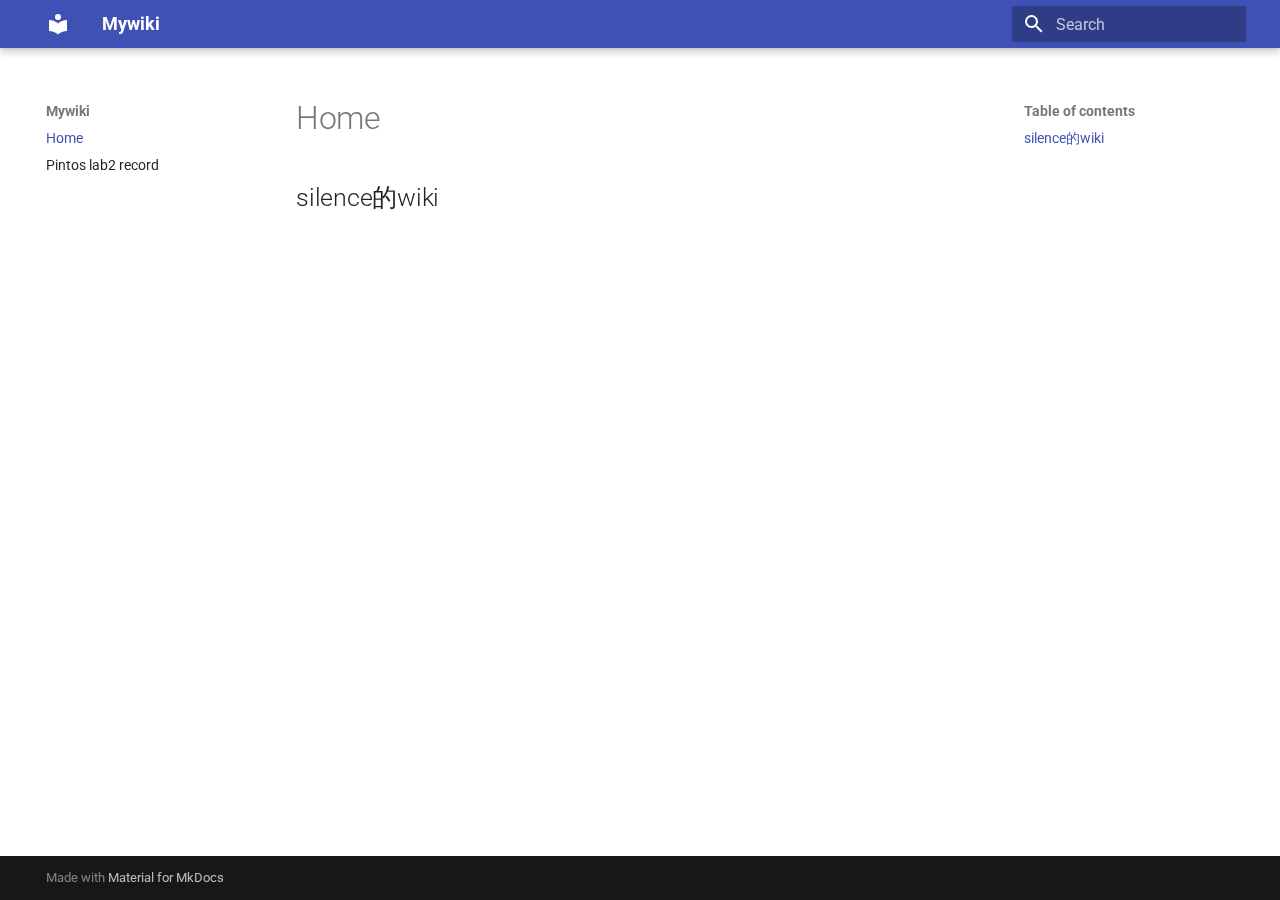
<file: index.html>
<!doctype html>
<html lang="en" class="no-js">
  <head>
    
      <meta charset="utf-8">
      <meta name="viewport" content="width=device-width,initial-scale=1">
      
      
      
      
      
        <link rel="next" href="pintos/pintos%20lab2%20record/">
      
      
      <link rel="icon" href="assets/images/favicon.png">
      <meta name="generator" content="mkdocs-1.6.1, mkdocs-material-9.6.22">
    
    
      
        <title>Mywiki</title>
      
    
    
      <link rel="stylesheet" href="assets/stylesheets/main.84d31ad4.min.css">
      
      


    
    
      
    
    
      
        
        
        <link rel="preconnect" href="https://fonts.gstatic.com" crossorigin>
        <link rel="stylesheet" href="https://fonts.googleapis.com/css?family=Roboto:300,300i,400,400i,700,700i%7CRoboto+Mono:400,400i,700,700i&display=fallback">
        <style>:root{--md-text-font:"Roboto";--md-code-font:"Roboto Mono"}</style>
      
    
    
    <script>__md_scope=new URL(".",location),__md_hash=e=>[...e].reduce(((e,_)=>(e<<5)-e+_.charCodeAt(0)),0),__md_get=(e,_=localStorage,t=__md_scope)=>JSON.parse(_.getItem(t.pathname+"."+e)),__md_set=(e,_,t=localStorage,a=__md_scope)=>{try{t.setItem(a.pathname+"."+e,JSON.stringify(_))}catch(e){}}</script>
    
      

    
    
    
  </head>
  
  
    <body dir="ltr">
  
    
    <input class="md-toggle" data-md-toggle="drawer" type="checkbox" id="__drawer" autocomplete="off">
    <input class="md-toggle" data-md-toggle="search" type="checkbox" id="__search" autocomplete="off">
    <label class="md-overlay" for="__drawer"></label>
    <div data-md-component="skip">
      
        
        <a href="#silencewiki" class="md-skip">
          Skip to content
        </a>
      
    </div>
    <div data-md-component="announce">
      
    </div>
    
    
      

  

<header class="md-header md-header--shadow" data-md-component="header">
  <nav class="md-header__inner md-grid" aria-label="Header">
    <a href="." title="Mywiki" class="md-header__button md-logo" aria-label="Mywiki" data-md-component="logo">
      
  
  <svg xmlns="http://www.w3.org/2000/svg" viewBox="0 0 24 24"><path d="M12 8a3 3 0 0 0 3-3 3 3 0 0 0-3-3 3 3 0 0 0-3 3 3 3 0 0 0 3 3m0 3.54C9.64 9.35 6.5 8 3 8v11c3.5 0 6.64 1.35 9 3.54 2.36-2.19 5.5-3.54 9-3.54V8c-3.5 0-6.64 1.35-9 3.54"/></svg>

    </a>
    <label class="md-header__button md-icon" for="__drawer">
      
      <svg xmlns="http://www.w3.org/2000/svg" viewBox="0 0 24 24"><path d="M3 6h18v2H3zm0 5h18v2H3zm0 5h18v2H3z"/></svg>
    </label>
    <div class="md-header__title" data-md-component="header-title">
      <div class="md-header__ellipsis">
        <div class="md-header__topic">
          <span class="md-ellipsis">
            Mywiki
          </span>
        </div>
        <div class="md-header__topic" data-md-component="header-topic">
          <span class="md-ellipsis">
            
              Home
            
          </span>
        </div>
      </div>
    </div>
    
    
      <script>var palette=__md_get("__palette");if(palette&&palette.color){if("(prefers-color-scheme)"===palette.color.media){var media=matchMedia("(prefers-color-scheme: light)"),input=document.querySelector(media.matches?"[data-md-color-media='(prefers-color-scheme: light)']":"[data-md-color-media='(prefers-color-scheme: dark)']");palette.color.media=input.getAttribute("data-md-color-media"),palette.color.scheme=input.getAttribute("data-md-color-scheme"),palette.color.primary=input.getAttribute("data-md-color-primary"),palette.color.accent=input.getAttribute("data-md-color-accent")}for(var[key,value]of Object.entries(palette.color))document.body.setAttribute("data-md-color-"+key,value)}</script>
    
    
    
      
      
        <label class="md-header__button md-icon" for="__search">
          
          <svg xmlns="http://www.w3.org/2000/svg" viewBox="0 0 24 24"><path d="M9.5 3A6.5 6.5 0 0 1 16 9.5c0 1.61-.59 3.09-1.56 4.23l.27.27h.79l5 5-1.5 1.5-5-5v-.79l-.27-.27A6.52 6.52 0 0 1 9.5 16 6.5 6.5 0 0 1 3 9.5 6.5 6.5 0 0 1 9.5 3m0 2C7 5 5 7 5 9.5S7 14 9.5 14 14 12 14 9.5 12 5 9.5 5"/></svg>
        </label>
        <div class="md-search" data-md-component="search" role="dialog">
  <label class="md-search__overlay" for="__search"></label>
  <div class="md-search__inner" role="search">
    <form class="md-search__form" name="search">
      <input type="text" class="md-search__input" name="query" aria-label="Search" placeholder="Search" autocapitalize="off" autocorrect="off" autocomplete="off" spellcheck="false" data-md-component="search-query" required>
      <label class="md-search__icon md-icon" for="__search">
        
        <svg xmlns="http://www.w3.org/2000/svg" viewBox="0 0 24 24"><path d="M9.5 3A6.5 6.5 0 0 1 16 9.5c0 1.61-.59 3.09-1.56 4.23l.27.27h.79l5 5-1.5 1.5-5-5v-.79l-.27-.27A6.52 6.52 0 0 1 9.5 16 6.5 6.5 0 0 1 3 9.5 6.5 6.5 0 0 1 9.5 3m0 2C7 5 5 7 5 9.5S7 14 9.5 14 14 12 14 9.5 12 5 9.5 5"/></svg>
        
        <svg xmlns="http://www.w3.org/2000/svg" viewBox="0 0 24 24"><path d="M20 11v2H8l5.5 5.5-1.42 1.42L4.16 12l7.92-7.92L13.5 5.5 8 11z"/></svg>
      </label>
      <nav class="md-search__options" aria-label="Search">
        
        <button type="reset" class="md-search__icon md-icon" title="Clear" aria-label="Clear" tabindex="-1">
          
          <svg xmlns="http://www.w3.org/2000/svg" viewBox="0 0 24 24"><path d="M19 6.41 17.59 5 12 10.59 6.41 5 5 6.41 10.59 12 5 17.59 6.41 19 12 13.41 17.59 19 19 17.59 13.41 12z"/></svg>
        </button>
      </nav>
      
    </form>
    <div class="md-search__output">
      <div class="md-search__scrollwrap" tabindex="0" data-md-scrollfix>
        <div class="md-search-result" data-md-component="search-result">
          <div class="md-search-result__meta">
            Initializing search
          </div>
          <ol class="md-search-result__list" role="presentation"></ol>
        </div>
      </div>
    </div>
  </div>
</div>
      
    
    
  </nav>
  
</header>
    
    <div class="md-container" data-md-component="container">
      
      
        
          
        
      
      <main class="md-main" data-md-component="main">
        <div class="md-main__inner md-grid">
          
            
              
              <div class="md-sidebar md-sidebar--primary" data-md-component="sidebar" data-md-type="navigation" >
                <div class="md-sidebar__scrollwrap">
                  <div class="md-sidebar__inner">
                    



<nav class="md-nav md-nav--primary" aria-label="Navigation" data-md-level="0">
  <label class="md-nav__title" for="__drawer">
    <a href="." title="Mywiki" class="md-nav__button md-logo" aria-label="Mywiki" data-md-component="logo">
      
  
  <svg xmlns="http://www.w3.org/2000/svg" viewBox="0 0 24 24"><path d="M12 8a3 3 0 0 0 3-3 3 3 0 0 0-3-3 3 3 0 0 0-3 3 3 3 0 0 0 3 3m0 3.54C9.64 9.35 6.5 8 3 8v11c3.5 0 6.64 1.35 9 3.54 2.36-2.19 5.5-3.54 9-3.54V8c-3.5 0-6.64 1.35-9 3.54"/></svg>

    </a>
    Mywiki
  </label>
  
  <ul class="md-nav__list" data-md-scrollfix>
    
      
      
  
  
    
  
  
  
    <li class="md-nav__item md-nav__item--active">
      
      <input class="md-nav__toggle md-toggle" type="checkbox" id="__toc">
      
      
      
        <label class="md-nav__link md-nav__link--active" for="__toc">
          
  
  
  <span class="md-ellipsis">
    Home
    
  </span>
  

          <span class="md-nav__icon md-icon"></span>
        </label>
      
      <a href="." class="md-nav__link md-nav__link--active">
        
  
  
  <span class="md-ellipsis">
    Home
    
  </span>
  

      </a>
      
        

<nav class="md-nav md-nav--secondary" aria-label="Table of contents">
  
  
  
  
    <label class="md-nav__title" for="__toc">
      <span class="md-nav__icon md-icon"></span>
      Table of contents
    </label>
    <ul class="md-nav__list" data-md-component="toc" data-md-scrollfix>
      
        <li class="md-nav__item">
  <a href="#silencewiki" class="md-nav__link">
    <span class="md-ellipsis">
      silence的wiki
    </span>
  </a>
  
</li>
      
    </ul>
  
</nav>
      
    </li>
  

    
      
      
  
  
  
  
    <li class="md-nav__item">
      <a href="pintos/pintos%20lab2%20record/" class="md-nav__link">
        
  
  
  <span class="md-ellipsis">
    Pintos lab2 record
    
  </span>
  

      </a>
    </li>
  

    
  </ul>
</nav>
                  </div>
                </div>
              </div>
            
            
              
              <div class="md-sidebar md-sidebar--secondary" data-md-component="sidebar" data-md-type="toc" >
                <div class="md-sidebar__scrollwrap">
                  <div class="md-sidebar__inner">
                    

<nav class="md-nav md-nav--secondary" aria-label="Table of contents">
  
  
  
  
    <label class="md-nav__title" for="__toc">
      <span class="md-nav__icon md-icon"></span>
      Table of contents
    </label>
    <ul class="md-nav__list" data-md-component="toc" data-md-scrollfix>
      
        <li class="md-nav__item">
  <a href="#silencewiki" class="md-nav__link">
    <span class="md-ellipsis">
      silence的wiki
    </span>
  </a>
  
</li>
      
    </ul>
  
</nav>
                  </div>
                </div>
              </div>
            
          
          
            <div class="md-content" data-md-component="content">
              <article class="md-content__inner md-typeset">
                
                  



  <h1>Home</h1>

<h2 id="silencewiki">silence的wiki</h2>












                
              </article>
            </div>
          
          
<script>var target=document.getElementById(location.hash.slice(1));target&&target.name&&(target.checked=target.name.startsWith("__tabbed_"))</script>
        </div>
        
      </main>
      
        <footer class="md-footer">
  
  <div class="md-footer-meta md-typeset">
    <div class="md-footer-meta__inner md-grid">
      <div class="md-copyright">
  
  
    Made with
    <a href="https://squidfunk.github.io/mkdocs-material/" target="_blank" rel="noopener">
      Material for MkDocs
    </a>
  
</div>
      
    </div>
  </div>
</footer>
      
    </div>
    <div class="md-dialog" data-md-component="dialog">
      <div class="md-dialog__inner md-typeset"></div>
    </div>
    
    
    
      
      <script id="__config" type="application/json">{"base": ".", "features": [], "search": "assets/javascripts/workers/search.973d3a69.min.js", "tags": null, "translations": {"clipboard.copied": "Copied to clipboard", "clipboard.copy": "Copy to clipboard", "search.result.more.one": "1 more on this page", "search.result.more.other": "# more on this page", "search.result.none": "No matching documents", "search.result.one": "1 matching document", "search.result.other": "# matching documents", "search.result.placeholder": "Type to start searching", "search.result.term.missing": "Missing", "select.version": "Select version"}, "version": null}</script>
    
    
      <script src="assets/javascripts/bundle.f55a23d4.min.js"></script>
      
    
  </body>
</html>
</file>
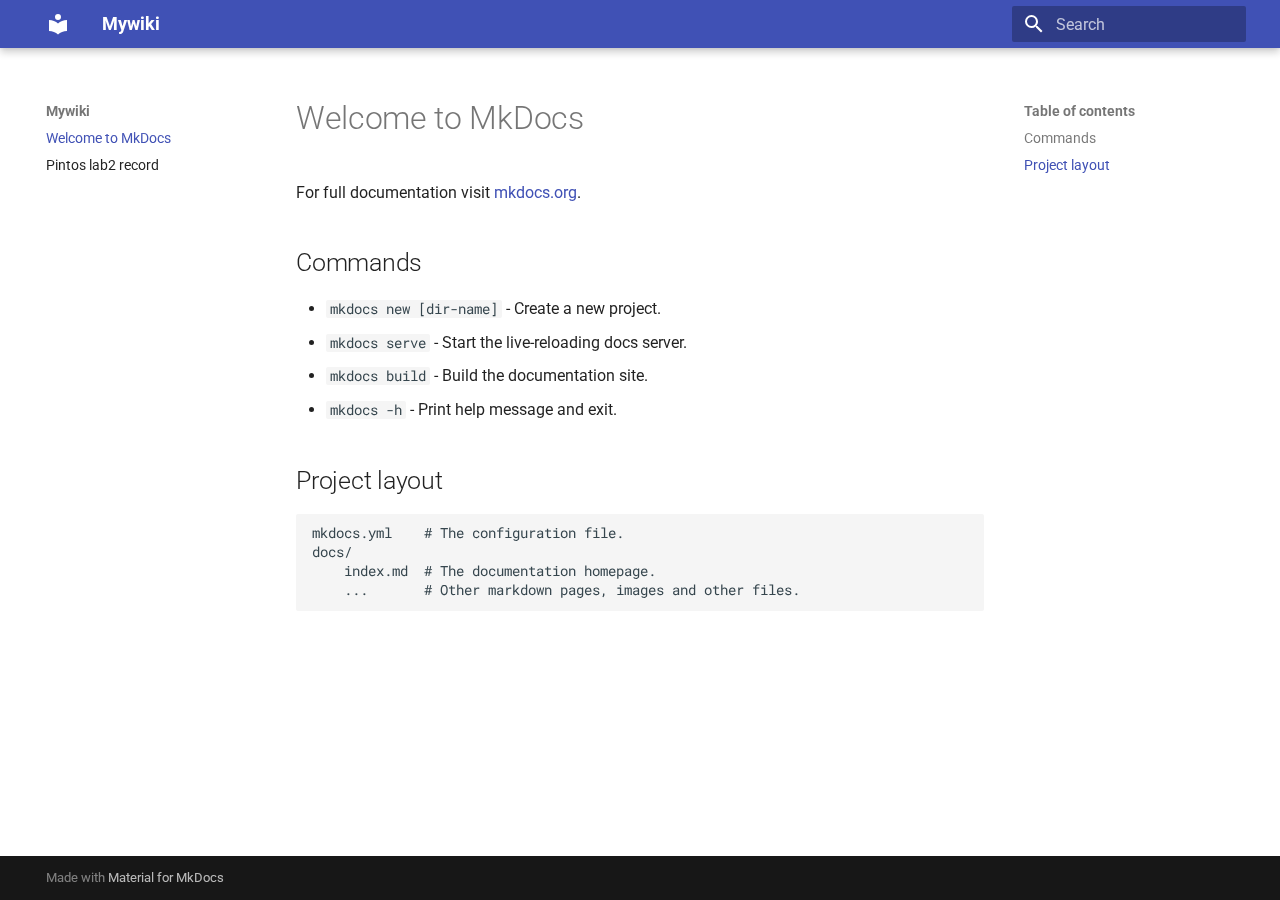
<file: site/index.html>
<!doctype html>
<html lang="en" class="no-js">
  <head>
    
      <meta charset="utf-8">
      <meta name="viewport" content="width=device-width,initial-scale=1">
      
      
      
      
      
        <link rel="next" href="pintos/pintos%20lab2%20record/">
      
      
      <link rel="icon" href="assets/images/favicon.png">
      <meta name="generator" content="mkdocs-1.6.1, mkdocs-material-9.6.22">
    
    
      
        <title>Mywiki</title>
      
    
    
      <link rel="stylesheet" href="assets/stylesheets/main.84d31ad4.min.css">
      
      


    
    
      
    
    
      
        
        
        <link rel="preconnect" href="https://fonts.gstatic.com" crossorigin>
        <link rel="stylesheet" href="https://fonts.googleapis.com/css?family=Roboto:300,300i,400,400i,700,700i%7CRoboto+Mono:400,400i,700,700i&display=fallback">
        <style>:root{--md-text-font:"Roboto";--md-code-font:"Roboto Mono"}</style>
      
    
    
    <script>__md_scope=new URL(".",location),__md_hash=e=>[...e].reduce(((e,_)=>(e<<5)-e+_.charCodeAt(0)),0),__md_get=(e,_=localStorage,t=__md_scope)=>JSON.parse(_.getItem(t.pathname+"."+e)),__md_set=(e,_,t=localStorage,a=__md_scope)=>{try{t.setItem(a.pathname+"."+e,JSON.stringify(_))}catch(e){}}</script>
    
      

    
    
    
  </head>
  
  
    <body dir="ltr">
  
    
    <input class="md-toggle" data-md-toggle="drawer" type="checkbox" id="__drawer" autocomplete="off">
    <input class="md-toggle" data-md-toggle="search" type="checkbox" id="__search" autocomplete="off">
    <label class="md-overlay" for="__drawer"></label>
    <div data-md-component="skip">
      
        
        <a href="#welcome-to-mkdocs" class="md-skip">
          Skip to content
        </a>
      
    </div>
    <div data-md-component="announce">
      
    </div>
    
    
      

  

<header class="md-header md-header--shadow" data-md-component="header">
  <nav class="md-header__inner md-grid" aria-label="Header">
    <a href="." title="Mywiki" class="md-header__button md-logo" aria-label="Mywiki" data-md-component="logo">
      
  
  <svg xmlns="http://www.w3.org/2000/svg" viewBox="0 0 24 24"><path d="M12 8a3 3 0 0 0 3-3 3 3 0 0 0-3-3 3 3 0 0 0-3 3 3 3 0 0 0 3 3m0 3.54C9.64 9.35 6.5 8 3 8v11c3.5 0 6.64 1.35 9 3.54 2.36-2.19 5.5-3.54 9-3.54V8c-3.5 0-6.64 1.35-9 3.54"/></svg>

    </a>
    <label class="md-header__button md-icon" for="__drawer">
      
      <svg xmlns="http://www.w3.org/2000/svg" viewBox="0 0 24 24"><path d="M3 6h18v2H3zm0 5h18v2H3zm0 5h18v2H3z"/></svg>
    </label>
    <div class="md-header__title" data-md-component="header-title">
      <div class="md-header__ellipsis">
        <div class="md-header__topic">
          <span class="md-ellipsis">
            Mywiki
          </span>
        </div>
        <div class="md-header__topic" data-md-component="header-topic">
          <span class="md-ellipsis">
            
              Welcome to MkDocs
            
          </span>
        </div>
      </div>
    </div>
    
    
      <script>var palette=__md_get("__palette");if(palette&&palette.color){if("(prefers-color-scheme)"===palette.color.media){var media=matchMedia("(prefers-color-scheme: light)"),input=document.querySelector(media.matches?"[data-md-color-media='(prefers-color-scheme: light)']":"[data-md-color-media='(prefers-color-scheme: dark)']");palette.color.media=input.getAttribute("data-md-color-media"),palette.color.scheme=input.getAttribute("data-md-color-scheme"),palette.color.primary=input.getAttribute("data-md-color-primary"),palette.color.accent=input.getAttribute("data-md-color-accent")}for(var[key,value]of Object.entries(palette.color))document.body.setAttribute("data-md-color-"+key,value)}</script>
    
    
    
      
      
        <label class="md-header__button md-icon" for="__search">
          
          <svg xmlns="http://www.w3.org/2000/svg" viewBox="0 0 24 24"><path d="M9.5 3A6.5 6.5 0 0 1 16 9.5c0 1.61-.59 3.09-1.56 4.23l.27.27h.79l5 5-1.5 1.5-5-5v-.79l-.27-.27A6.52 6.52 0 0 1 9.5 16 6.5 6.5 0 0 1 3 9.5 6.5 6.5 0 0 1 9.5 3m0 2C7 5 5 7 5 9.5S7 14 9.5 14 14 12 14 9.5 12 5 9.5 5"/></svg>
        </label>
        <div class="md-search" data-md-component="search" role="dialog">
  <label class="md-search__overlay" for="__search"></label>
  <div class="md-search__inner" role="search">
    <form class="md-search__form" name="search">
      <input type="text" class="md-search__input" name="query" aria-label="Search" placeholder="Search" autocapitalize="off" autocorrect="off" autocomplete="off" spellcheck="false" data-md-component="search-query" required>
      <label class="md-search__icon md-icon" for="__search">
        
        <svg xmlns="http://www.w3.org/2000/svg" viewBox="0 0 24 24"><path d="M9.5 3A6.5 6.5 0 0 1 16 9.5c0 1.61-.59 3.09-1.56 4.23l.27.27h.79l5 5-1.5 1.5-5-5v-.79l-.27-.27A6.52 6.52 0 0 1 9.5 16 6.5 6.5 0 0 1 3 9.5 6.5 6.5 0 0 1 9.5 3m0 2C7 5 5 7 5 9.5S7 14 9.5 14 14 12 14 9.5 12 5 9.5 5"/></svg>
        
        <svg xmlns="http://www.w3.org/2000/svg" viewBox="0 0 24 24"><path d="M20 11v2H8l5.5 5.5-1.42 1.42L4.16 12l7.92-7.92L13.5 5.5 8 11z"/></svg>
      </label>
      <nav class="md-search__options" aria-label="Search">
        
        <button type="reset" class="md-search__icon md-icon" title="Clear" aria-label="Clear" tabindex="-1">
          
          <svg xmlns="http://www.w3.org/2000/svg" viewBox="0 0 24 24"><path d="M19 6.41 17.59 5 12 10.59 6.41 5 5 6.41 10.59 12 5 17.59 6.41 19 12 13.41 17.59 19 19 17.59 13.41 12z"/></svg>
        </button>
      </nav>
      
    </form>
    <div class="md-search__output">
      <div class="md-search__scrollwrap" tabindex="0" data-md-scrollfix>
        <div class="md-search-result" data-md-component="search-result">
          <div class="md-search-result__meta">
            Initializing search
          </div>
          <ol class="md-search-result__list" role="presentation"></ol>
        </div>
      </div>
    </div>
  </div>
</div>
      
    
    
  </nav>
  
</header>
    
    <div class="md-container" data-md-component="container">
      
      
        
          
        
      
      <main class="md-main" data-md-component="main">
        <div class="md-main__inner md-grid">
          
            
              
              <div class="md-sidebar md-sidebar--primary" data-md-component="sidebar" data-md-type="navigation" >
                <div class="md-sidebar__scrollwrap">
                  <div class="md-sidebar__inner">
                    



<nav class="md-nav md-nav--primary" aria-label="Navigation" data-md-level="0">
  <label class="md-nav__title" for="__drawer">
    <a href="." title="Mywiki" class="md-nav__button md-logo" aria-label="Mywiki" data-md-component="logo">
      
  
  <svg xmlns="http://www.w3.org/2000/svg" viewBox="0 0 24 24"><path d="M12 8a3 3 0 0 0 3-3 3 3 0 0 0-3-3 3 3 0 0 0-3 3 3 3 0 0 0 3 3m0 3.54C9.64 9.35 6.5 8 3 8v11c3.5 0 6.64 1.35 9 3.54 2.36-2.19 5.5-3.54 9-3.54V8c-3.5 0-6.64 1.35-9 3.54"/></svg>

    </a>
    Mywiki
  </label>
  
  <ul class="md-nav__list" data-md-scrollfix>
    
      
      
  
  
    
  
  
  
    <li class="md-nav__item md-nav__item--active">
      
      <input class="md-nav__toggle md-toggle" type="checkbox" id="__toc">
      
      
        
      
      
        <label class="md-nav__link md-nav__link--active" for="__toc">
          
  
  
  <span class="md-ellipsis">
    Welcome to MkDocs
    
  </span>
  

          <span class="md-nav__icon md-icon"></span>
        </label>
      
      <a href="." class="md-nav__link md-nav__link--active">
        
  
  
  <span class="md-ellipsis">
    Welcome to MkDocs
    
  </span>
  

      </a>
      
        

<nav class="md-nav md-nav--secondary" aria-label="Table of contents">
  
  
  
    
  
  
    <label class="md-nav__title" for="__toc">
      <span class="md-nav__icon md-icon"></span>
      Table of contents
    </label>
    <ul class="md-nav__list" data-md-component="toc" data-md-scrollfix>
      
        <li class="md-nav__item">
  <a href="#commands" class="md-nav__link">
    <span class="md-ellipsis">
      Commands
    </span>
  </a>
  
</li>
      
        <li class="md-nav__item">
  <a href="#project-layout" class="md-nav__link">
    <span class="md-ellipsis">
      Project layout
    </span>
  </a>
  
</li>
      
    </ul>
  
</nav>
      
    </li>
  

    
      
      
  
  
  
  
    <li class="md-nav__item">
      <a href="pintos/pintos%20lab2%20record/" class="md-nav__link">
        
  
  
  <span class="md-ellipsis">
    Pintos lab2 record
    
  </span>
  

      </a>
    </li>
  

    
  </ul>
</nav>
                  </div>
                </div>
              </div>
            
            
              
              <div class="md-sidebar md-sidebar--secondary" data-md-component="sidebar" data-md-type="toc" >
                <div class="md-sidebar__scrollwrap">
                  <div class="md-sidebar__inner">
                    

<nav class="md-nav md-nav--secondary" aria-label="Table of contents">
  
  
  
    
  
  
    <label class="md-nav__title" for="__toc">
      <span class="md-nav__icon md-icon"></span>
      Table of contents
    </label>
    <ul class="md-nav__list" data-md-component="toc" data-md-scrollfix>
      
        <li class="md-nav__item">
  <a href="#commands" class="md-nav__link">
    <span class="md-ellipsis">
      Commands
    </span>
  </a>
  
</li>
      
        <li class="md-nav__item">
  <a href="#project-layout" class="md-nav__link">
    <span class="md-ellipsis">
      Project layout
    </span>
  </a>
  
</li>
      
    </ul>
  
</nav>
                  </div>
                </div>
              </div>
            
          
          
            <div class="md-content" data-md-component="content">
              <article class="md-content__inner md-typeset">
                
                  



<h1 id="welcome-to-mkdocs">Welcome to MkDocs</h1>
<p>For full documentation visit <a href="https://www.mkdocs.org">mkdocs.org</a>.</p>
<h2 id="commands">Commands</h2>
<ul>
<li><code>mkdocs new [dir-name]</code> - Create a new project.</li>
<li><code>mkdocs serve</code> - Start the live-reloading docs server.</li>
<li><code>mkdocs build</code> - Build the documentation site.</li>
<li><code>mkdocs -h</code> - Print help message and exit.</li>
</ul>
<h2 id="project-layout">Project layout</h2>
<pre><code>mkdocs.yml    # The configuration file.
docs/
    index.md  # The documentation homepage.
    ...       # Other markdown pages, images and other files.
</code></pre>












                
              </article>
            </div>
          
          
<script>var target=document.getElementById(location.hash.slice(1));target&&target.name&&(target.checked=target.name.startsWith("__tabbed_"))</script>
        </div>
        
      </main>
      
        <footer class="md-footer">
  
  <div class="md-footer-meta md-typeset">
    <div class="md-footer-meta__inner md-grid">
      <div class="md-copyright">
  
  
    Made with
    <a href="https://squidfunk.github.io/mkdocs-material/" target="_blank" rel="noopener">
      Material for MkDocs
    </a>
  
</div>
      
    </div>
  </div>
</footer>
      
    </div>
    <div class="md-dialog" data-md-component="dialog">
      <div class="md-dialog__inner md-typeset"></div>
    </div>
    
    
    
      
      <script id="__config" type="application/json">{"base": ".", "features": [], "search": "assets/javascripts/workers/search.973d3a69.min.js", "tags": null, "translations": {"clipboard.copied": "Copied to clipboard", "clipboard.copy": "Copy to clipboard", "search.result.more.one": "1 more on this page", "search.result.more.other": "# more on this page", "search.result.none": "No matching documents", "search.result.one": "1 matching document", "search.result.other": "# matching documents", "search.result.placeholder": "Type to start searching", "search.result.term.missing": "Missing", "select.version": "Select version"}, "version": null}</script>
    
    
      <script src="assets/javascripts/bundle.f55a23d4.min.js"></script>
      
    
  </body>
</html>
</file>
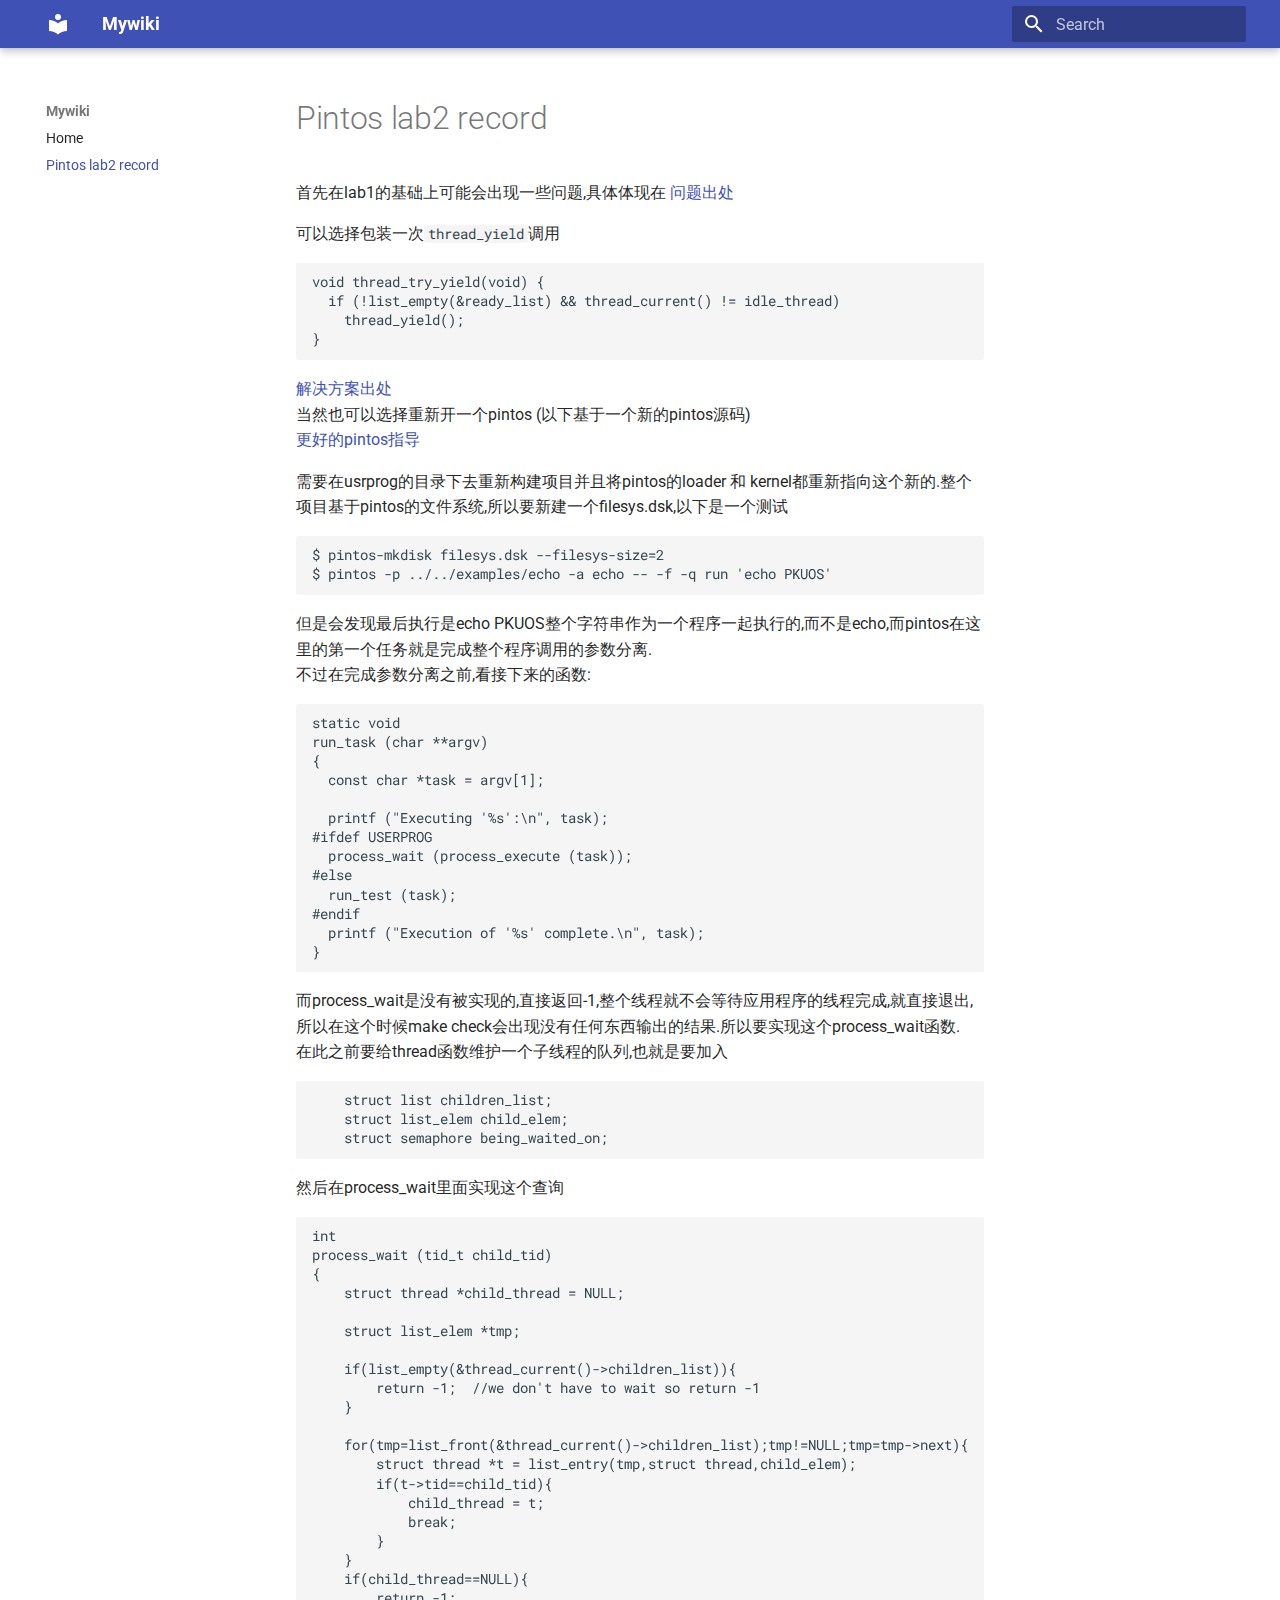
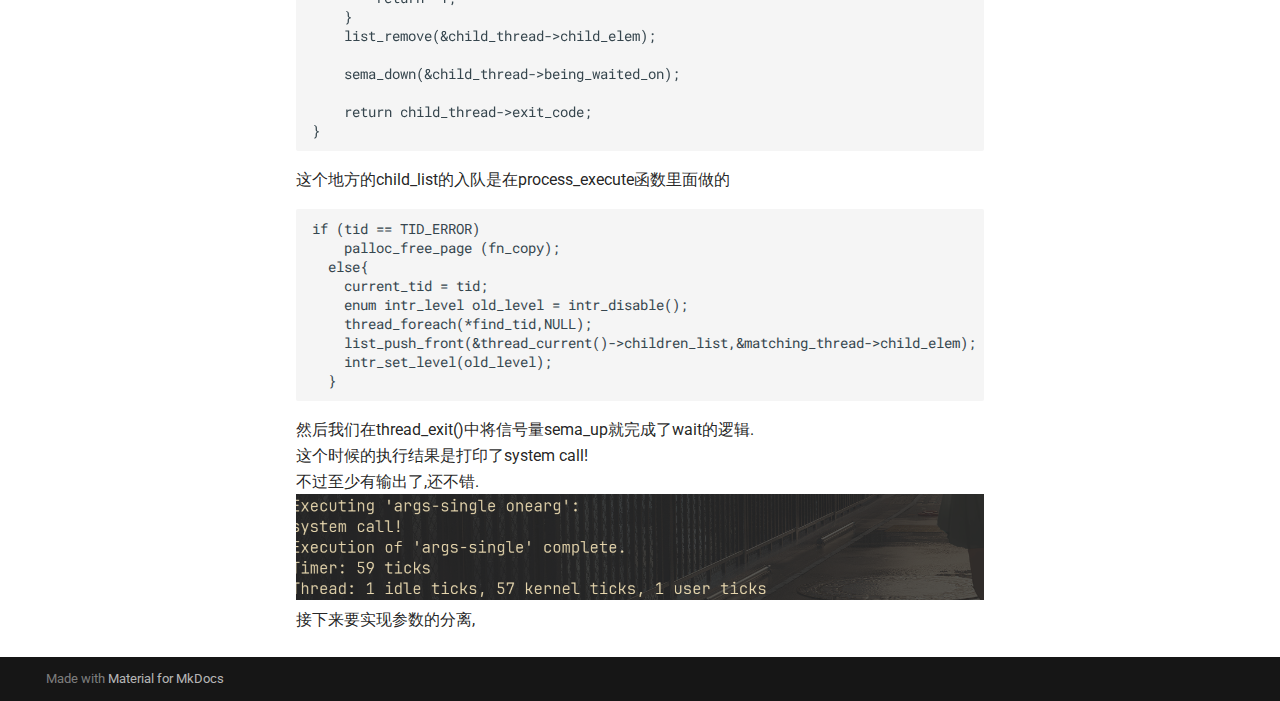
<file: pintos/pintos lab2 record/index.html>
<!doctype html>
<html lang="en" class="no-js">
  <head>
    
      <meta charset="utf-8">
      <meta name="viewport" content="width=device-width,initial-scale=1">
      
      
      
      
        <link rel="prev" href="../..">
      
      
      
      <link rel="icon" href="../../assets/images/favicon.png">
      <meta name="generator" content="mkdocs-1.6.1, mkdocs-material-9.6.22">
    
    
      
        <title>Pintos lab2 record - Mywiki</title>
      
    
    
      <link rel="stylesheet" href="../../assets/stylesheets/main.84d31ad4.min.css">
      
      


    
    
      
    
    
      
        
        
        <link rel="preconnect" href="https://fonts.gstatic.com" crossorigin>
        <link rel="stylesheet" href="https://fonts.googleapis.com/css?family=Roboto:300,300i,400,400i,700,700i%7CRoboto+Mono:400,400i,700,700i&display=fallback">
        <style>:root{--md-text-font:"Roboto";--md-code-font:"Roboto Mono"}</style>
      
    
    
    <script>__md_scope=new URL("../..",location),__md_hash=e=>[...e].reduce(((e,_)=>(e<<5)-e+_.charCodeAt(0)),0),__md_get=(e,_=localStorage,t=__md_scope)=>JSON.parse(_.getItem(t.pathname+"."+e)),__md_set=(e,_,t=localStorage,a=__md_scope)=>{try{t.setItem(a.pathname+"."+e,JSON.stringify(_))}catch(e){}}</script>
    
      

    
    
    
  </head>
  
  
    <body dir="ltr">
  
    
    <input class="md-toggle" data-md-toggle="drawer" type="checkbox" id="__drawer" autocomplete="off">
    <input class="md-toggle" data-md-toggle="search" type="checkbox" id="__search" autocomplete="off">
    <label class="md-overlay" for="__drawer"></label>
    <div data-md-component="skip">
      
    </div>
    <div data-md-component="announce">
      
    </div>
    
    
      

  

<header class="md-header md-header--shadow" data-md-component="header">
  <nav class="md-header__inner md-grid" aria-label="Header">
    <a href="../.." title="Mywiki" class="md-header__button md-logo" aria-label="Mywiki" data-md-component="logo">
      
  
  <svg xmlns="http://www.w3.org/2000/svg" viewBox="0 0 24 24"><path d="M12 8a3 3 0 0 0 3-3 3 3 0 0 0-3-3 3 3 0 0 0-3 3 3 3 0 0 0 3 3m0 3.54C9.64 9.35 6.5 8 3 8v11c3.5 0 6.64 1.35 9 3.54 2.36-2.19 5.5-3.54 9-3.54V8c-3.5 0-6.64 1.35-9 3.54"/></svg>

    </a>
    <label class="md-header__button md-icon" for="__drawer">
      
      <svg xmlns="http://www.w3.org/2000/svg" viewBox="0 0 24 24"><path d="M3 6h18v2H3zm0 5h18v2H3zm0 5h18v2H3z"/></svg>
    </label>
    <div class="md-header__title" data-md-component="header-title">
      <div class="md-header__ellipsis">
        <div class="md-header__topic">
          <span class="md-ellipsis">
            Mywiki
          </span>
        </div>
        <div class="md-header__topic" data-md-component="header-topic">
          <span class="md-ellipsis">
            
              Pintos lab2 record
            
          </span>
        </div>
      </div>
    </div>
    
    
      <script>var palette=__md_get("__palette");if(palette&&palette.color){if("(prefers-color-scheme)"===palette.color.media){var media=matchMedia("(prefers-color-scheme: light)"),input=document.querySelector(media.matches?"[data-md-color-media='(prefers-color-scheme: light)']":"[data-md-color-media='(prefers-color-scheme: dark)']");palette.color.media=input.getAttribute("data-md-color-media"),palette.color.scheme=input.getAttribute("data-md-color-scheme"),palette.color.primary=input.getAttribute("data-md-color-primary"),palette.color.accent=input.getAttribute("data-md-color-accent")}for(var[key,value]of Object.entries(palette.color))document.body.setAttribute("data-md-color-"+key,value)}</script>
    
    
    
      
      
        <label class="md-header__button md-icon" for="__search">
          
          <svg xmlns="http://www.w3.org/2000/svg" viewBox="0 0 24 24"><path d="M9.5 3A6.5 6.5 0 0 1 16 9.5c0 1.61-.59 3.09-1.56 4.23l.27.27h.79l5 5-1.5 1.5-5-5v-.79l-.27-.27A6.52 6.52 0 0 1 9.5 16 6.5 6.5 0 0 1 3 9.5 6.5 6.5 0 0 1 9.5 3m0 2C7 5 5 7 5 9.5S7 14 9.5 14 14 12 14 9.5 12 5 9.5 5"/></svg>
        </label>
        <div class="md-search" data-md-component="search" role="dialog">
  <label class="md-search__overlay" for="__search"></label>
  <div class="md-search__inner" role="search">
    <form class="md-search__form" name="search">
      <input type="text" class="md-search__input" name="query" aria-label="Search" placeholder="Search" autocapitalize="off" autocorrect="off" autocomplete="off" spellcheck="false" data-md-component="search-query" required>
      <label class="md-search__icon md-icon" for="__search">
        
        <svg xmlns="http://www.w3.org/2000/svg" viewBox="0 0 24 24"><path d="M9.5 3A6.5 6.5 0 0 1 16 9.5c0 1.61-.59 3.09-1.56 4.23l.27.27h.79l5 5-1.5 1.5-5-5v-.79l-.27-.27A6.52 6.52 0 0 1 9.5 16 6.5 6.5 0 0 1 3 9.5 6.5 6.5 0 0 1 9.5 3m0 2C7 5 5 7 5 9.5S7 14 9.5 14 14 12 14 9.5 12 5 9.5 5"/></svg>
        
        <svg xmlns="http://www.w3.org/2000/svg" viewBox="0 0 24 24"><path d="M20 11v2H8l5.5 5.5-1.42 1.42L4.16 12l7.92-7.92L13.5 5.5 8 11z"/></svg>
      </label>
      <nav class="md-search__options" aria-label="Search">
        
        <button type="reset" class="md-search__icon md-icon" title="Clear" aria-label="Clear" tabindex="-1">
          
          <svg xmlns="http://www.w3.org/2000/svg" viewBox="0 0 24 24"><path d="M19 6.41 17.59 5 12 10.59 6.41 5 5 6.41 10.59 12 5 17.59 6.41 19 12 13.41 17.59 19 19 17.59 13.41 12z"/></svg>
        </button>
      </nav>
      
    </form>
    <div class="md-search__output">
      <div class="md-search__scrollwrap" tabindex="0" data-md-scrollfix>
        <div class="md-search-result" data-md-component="search-result">
          <div class="md-search-result__meta">
            Initializing search
          </div>
          <ol class="md-search-result__list" role="presentation"></ol>
        </div>
      </div>
    </div>
  </div>
</div>
      
    
    
  </nav>
  
</header>
    
    <div class="md-container" data-md-component="container">
      
      
        
          
        
      
      <main class="md-main" data-md-component="main">
        <div class="md-main__inner md-grid">
          
            
              
              <div class="md-sidebar md-sidebar--primary" data-md-component="sidebar" data-md-type="navigation" >
                <div class="md-sidebar__scrollwrap">
                  <div class="md-sidebar__inner">
                    



<nav class="md-nav md-nav--primary" aria-label="Navigation" data-md-level="0">
  <label class="md-nav__title" for="__drawer">
    <a href="../.." title="Mywiki" class="md-nav__button md-logo" aria-label="Mywiki" data-md-component="logo">
      
  
  <svg xmlns="http://www.w3.org/2000/svg" viewBox="0 0 24 24"><path d="M12 8a3 3 0 0 0 3-3 3 3 0 0 0-3-3 3 3 0 0 0-3 3 3 3 0 0 0 3 3m0 3.54C9.64 9.35 6.5 8 3 8v11c3.5 0 6.64 1.35 9 3.54 2.36-2.19 5.5-3.54 9-3.54V8c-3.5 0-6.64 1.35-9 3.54"/></svg>

    </a>
    Mywiki
  </label>
  
  <ul class="md-nav__list" data-md-scrollfix>
    
      
      
  
  
  
  
    <li class="md-nav__item">
      <a href="../.." class="md-nav__link">
        
  
  
  <span class="md-ellipsis">
    Home
    
  </span>
  

      </a>
    </li>
  

    
      
      
  
  
    
  
  
  
    <li class="md-nav__item md-nav__item--active">
      
      <input class="md-nav__toggle md-toggle" type="checkbox" id="__toc">
      
      
      
      <a href="./" class="md-nav__link md-nav__link--active">
        
  
  
  <span class="md-ellipsis">
    Pintos lab2 record
    
  </span>
  

      </a>
      
    </li>
  

    
  </ul>
</nav>
                  </div>
                </div>
              </div>
            
            
              
              <div class="md-sidebar md-sidebar--secondary" data-md-component="sidebar" data-md-type="toc" >
                <div class="md-sidebar__scrollwrap">
                  <div class="md-sidebar__inner">
                    

<nav class="md-nav md-nav--secondary" aria-label="Table of contents">
  
  
  
  
</nav>
                  </div>
                </div>
              </div>
            
          
          
            <div class="md-content" data-md-component="content">
              <article class="md-content__inner md-typeset">
                
                  



  <h1>Pintos lab2 record</h1>

<p>首先在lab1的基础上可能会出现一些问题,具体体现在 <a href="https://blog.csdn.net/ChloeWeever/article/details/144327611?spm=1001.2014.3001.5502">问题出处</a>   </p>
<p>可以选择包装一次<code>thread_yield</code>调用  </p>
<pre><code class="language-c">void thread_try_yield(void) {
  if (!list_empty(&amp;ready_list) &amp;&amp; thread_current() != idle_thread)
    thread_yield();
}
</code></pre>
<p><a href="https://stackoverflow.com/questions/52472084/pintos-userprog-all-tests-fail-is-kernel-vaddr">解决方案出处</a> <br />
当然也可以选择重新开一个pintos (以下基于一个新的pintos源码) <br />
<a href="https://pkuflyingpig.gitbook.io/pintos">更好的pintos指导</a>   </p>
<p>需要在usrprog的目录下去重新构建项目并且将pintos的loader 和 kernel都重新指向这个新的.整个项目基于pintos的文件系统,所以要新建一个filesys.dsk,以下是一个测试   </p>
<pre><code class="language-bash">$ pintos-mkdisk filesys.dsk --filesys-size=2
$ pintos -p ../../examples/echo -a echo -- -f -q run 'echo PKUOS'
</code></pre>
<p>但是会发现最后执行是echo PKUOS整个字符串作为一个程序一起执行的,而不是echo,而pintos在这里的第一个任务就是完成整个程序调用的参数分离. <br />
不过在完成参数分离之前,看接下来的函数:</p>
<pre><code class="language-c">static void
run_task (char **argv)
{
  const char *task = argv[1];

  printf (&quot;Executing '%s':\n&quot;, task);
#ifdef USERPROG
  process_wait (process_execute (task));
#else
  run_test (task);
#endif
  printf (&quot;Execution of '%s' complete.\n&quot;, task);
}
</code></pre>
<p>而process_wait是没有被实现的,直接返回-1,整个线程就不会等待应用程序的线程完成,就直接退出,所以在这个时候make check会出现没有任何东西输出的结果.所以要实现这个process_wait函数. <br />
在此之前要给thread函数维护一个子线程的队列,也就是要加入  </p>
<pre><code class="language-c">    struct list children_list;
    struct list_elem child_elem;
    struct semaphore being_waited_on;
</code></pre>
<p>然后在process_wait里面实现这个查询</p>
<pre><code class="language-c">int
process_wait (tid_t child_tid) 
{
    struct thread *child_thread = NULL;

    struct list_elem *tmp;

    if(list_empty(&amp;thread_current()-&gt;children_list)){
        return -1;  //we don't have to wait so return -1
    }

    for(tmp=list_front(&amp;thread_current()-&gt;children_list);tmp!=NULL;tmp=tmp-&gt;next){
        struct thread *t = list_entry(tmp,struct thread,child_elem);
        if(t-&gt;tid==child_tid){
            child_thread = t;
            break;
        }
    }
    if(child_thread==NULL){
        return -1;
    }
    list_remove(&amp;child_thread-&gt;child_elem);

    sema_down(&amp;child_thread-&gt;being_waited_on);

    return child_thread-&gt;exit_code;
}
</code></pre>
<p>这个地方的child_list的入队是在process_execute函数里面做的 </p>
<pre><code class="language-c">if (tid == TID_ERROR)
    palloc_free_page (fn_copy); 
  else{
    current_tid = tid;
    enum intr_level old_level = intr_disable();
    thread_foreach(*find_tid,NULL);
    list_push_front(&amp;thread_current()-&gt;children_list,&amp;matching_thread-&gt;child_elem);
    intr_set_level(old_level);
  }
</code></pre>
<p>然后我们在thread_exit()中将信号量sema_up就完成了wait的逻辑.<br />
这个时候的执行结果是打印了system call! <br />
不过至少有输出了,还不错. 
<img alt="图片" src="../images/%E8%BE%93%E5%87%BA1.png" />
接下来要实现参数的分离,</p>












                
              </article>
            </div>
          
          
<script>var target=document.getElementById(location.hash.slice(1));target&&target.name&&(target.checked=target.name.startsWith("__tabbed_"))</script>
        </div>
        
      </main>
      
        <footer class="md-footer">
  
  <div class="md-footer-meta md-typeset">
    <div class="md-footer-meta__inner md-grid">
      <div class="md-copyright">
  
  
    Made with
    <a href="https://squidfunk.github.io/mkdocs-material/" target="_blank" rel="noopener">
      Material for MkDocs
    </a>
  
</div>
      
    </div>
  </div>
</footer>
      
    </div>
    <div class="md-dialog" data-md-component="dialog">
      <div class="md-dialog__inner md-typeset"></div>
    </div>
    
    
    
      
      <script id="__config" type="application/json">{"base": "../..", "features": [], "search": "../../assets/javascripts/workers/search.973d3a69.min.js", "tags": null, "translations": {"clipboard.copied": "Copied to clipboard", "clipboard.copy": "Copy to clipboard", "search.result.more.one": "1 more on this page", "search.result.more.other": "# more on this page", "search.result.none": "No matching documents", "search.result.one": "1 matching document", "search.result.other": "# matching documents", "search.result.placeholder": "Type to start searching", "search.result.term.missing": "Missing", "select.version": "Select version"}, "version": null}</script>
    
    
      <script src="../../assets/javascripts/bundle.f55a23d4.min.js"></script>
      
    
  </body>
</html>
</file>
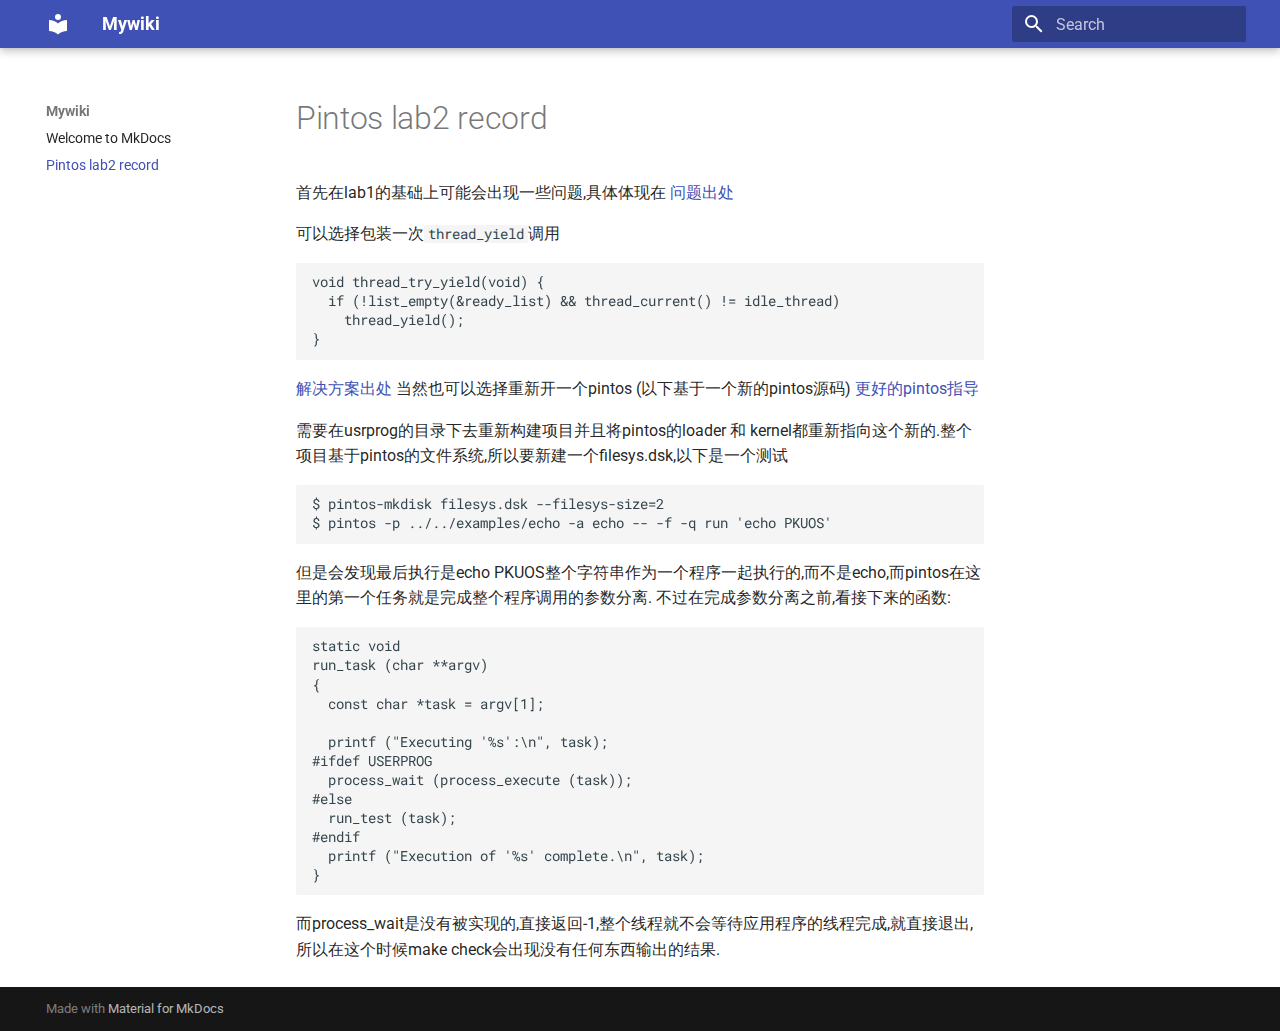
<file: site/pintos/pintos lab2 record/index.html>
<!doctype html>
<html lang="en" class="no-js">
  <head>
    
      <meta charset="utf-8">
      <meta name="viewport" content="width=device-width,initial-scale=1">
      
      
      
      
        <link rel="prev" href="../..">
      
      
      
      <link rel="icon" href="../../assets/images/favicon.png">
      <meta name="generator" content="mkdocs-1.6.1, mkdocs-material-9.6.22">
    
    
      
        <title>Pintos lab2 record - Mywiki</title>
      
    
    
      <link rel="stylesheet" href="../../assets/stylesheets/main.84d31ad4.min.css">
      
      


    
    
      
    
    
      
        
        
        <link rel="preconnect" href="https://fonts.gstatic.com" crossorigin>
        <link rel="stylesheet" href="https://fonts.googleapis.com/css?family=Roboto:300,300i,400,400i,700,700i%7CRoboto+Mono:400,400i,700,700i&display=fallback">
        <style>:root{--md-text-font:"Roboto";--md-code-font:"Roboto Mono"}</style>
      
    
    
    <script>__md_scope=new URL("../..",location),__md_hash=e=>[...e].reduce(((e,_)=>(e<<5)-e+_.charCodeAt(0)),0),__md_get=(e,_=localStorage,t=__md_scope)=>JSON.parse(_.getItem(t.pathname+"."+e)),__md_set=(e,_,t=localStorage,a=__md_scope)=>{try{t.setItem(a.pathname+"."+e,JSON.stringify(_))}catch(e){}}</script>
    
      

    
    
    
  </head>
  
  
    <body dir="ltr">
  
    
    <input class="md-toggle" data-md-toggle="drawer" type="checkbox" id="__drawer" autocomplete="off">
    <input class="md-toggle" data-md-toggle="search" type="checkbox" id="__search" autocomplete="off">
    <label class="md-overlay" for="__drawer"></label>
    <div data-md-component="skip">
      
    </div>
    <div data-md-component="announce">
      
    </div>
    
    
      

  

<header class="md-header md-header--shadow" data-md-component="header">
  <nav class="md-header__inner md-grid" aria-label="Header">
    <a href="../.." title="Mywiki" class="md-header__button md-logo" aria-label="Mywiki" data-md-component="logo">
      
  
  <svg xmlns="http://www.w3.org/2000/svg" viewBox="0 0 24 24"><path d="M12 8a3 3 0 0 0 3-3 3 3 0 0 0-3-3 3 3 0 0 0-3 3 3 3 0 0 0 3 3m0 3.54C9.64 9.35 6.5 8 3 8v11c3.5 0 6.64 1.35 9 3.54 2.36-2.19 5.5-3.54 9-3.54V8c-3.5 0-6.64 1.35-9 3.54"/></svg>

    </a>
    <label class="md-header__button md-icon" for="__drawer">
      
      <svg xmlns="http://www.w3.org/2000/svg" viewBox="0 0 24 24"><path d="M3 6h18v2H3zm0 5h18v2H3zm0 5h18v2H3z"/></svg>
    </label>
    <div class="md-header__title" data-md-component="header-title">
      <div class="md-header__ellipsis">
        <div class="md-header__topic">
          <span class="md-ellipsis">
            Mywiki
          </span>
        </div>
        <div class="md-header__topic" data-md-component="header-topic">
          <span class="md-ellipsis">
            
              Pintos lab2 record
            
          </span>
        </div>
      </div>
    </div>
    
    
      <script>var palette=__md_get("__palette");if(palette&&palette.color){if("(prefers-color-scheme)"===palette.color.media){var media=matchMedia("(prefers-color-scheme: light)"),input=document.querySelector(media.matches?"[data-md-color-media='(prefers-color-scheme: light)']":"[data-md-color-media='(prefers-color-scheme: dark)']");palette.color.media=input.getAttribute("data-md-color-media"),palette.color.scheme=input.getAttribute("data-md-color-scheme"),palette.color.primary=input.getAttribute("data-md-color-primary"),palette.color.accent=input.getAttribute("data-md-color-accent")}for(var[key,value]of Object.entries(palette.color))document.body.setAttribute("data-md-color-"+key,value)}</script>
    
    
    
      
      
        <label class="md-header__button md-icon" for="__search">
          
          <svg xmlns="http://www.w3.org/2000/svg" viewBox="0 0 24 24"><path d="M9.5 3A6.5 6.5 0 0 1 16 9.5c0 1.61-.59 3.09-1.56 4.23l.27.27h.79l5 5-1.5 1.5-5-5v-.79l-.27-.27A6.52 6.52 0 0 1 9.5 16 6.5 6.5 0 0 1 3 9.5 6.5 6.5 0 0 1 9.5 3m0 2C7 5 5 7 5 9.5S7 14 9.5 14 14 12 14 9.5 12 5 9.5 5"/></svg>
        </label>
        <div class="md-search" data-md-component="search" role="dialog">
  <label class="md-search__overlay" for="__search"></label>
  <div class="md-search__inner" role="search">
    <form class="md-search__form" name="search">
      <input type="text" class="md-search__input" name="query" aria-label="Search" placeholder="Search" autocapitalize="off" autocorrect="off" autocomplete="off" spellcheck="false" data-md-component="search-query" required>
      <label class="md-search__icon md-icon" for="__search">
        
        <svg xmlns="http://www.w3.org/2000/svg" viewBox="0 0 24 24"><path d="M9.5 3A6.5 6.5 0 0 1 16 9.5c0 1.61-.59 3.09-1.56 4.23l.27.27h.79l5 5-1.5 1.5-5-5v-.79l-.27-.27A6.52 6.52 0 0 1 9.5 16 6.5 6.5 0 0 1 3 9.5 6.5 6.5 0 0 1 9.5 3m0 2C7 5 5 7 5 9.5S7 14 9.5 14 14 12 14 9.5 12 5 9.5 5"/></svg>
        
        <svg xmlns="http://www.w3.org/2000/svg" viewBox="0 0 24 24"><path d="M20 11v2H8l5.5 5.5-1.42 1.42L4.16 12l7.92-7.92L13.5 5.5 8 11z"/></svg>
      </label>
      <nav class="md-search__options" aria-label="Search">
        
        <button type="reset" class="md-search__icon md-icon" title="Clear" aria-label="Clear" tabindex="-1">
          
          <svg xmlns="http://www.w3.org/2000/svg" viewBox="0 0 24 24"><path d="M19 6.41 17.59 5 12 10.59 6.41 5 5 6.41 10.59 12 5 17.59 6.41 19 12 13.41 17.59 19 19 17.59 13.41 12z"/></svg>
        </button>
      </nav>
      
    </form>
    <div class="md-search__output">
      <div class="md-search__scrollwrap" tabindex="0" data-md-scrollfix>
        <div class="md-search-result" data-md-component="search-result">
          <div class="md-search-result__meta">
            Initializing search
          </div>
          <ol class="md-search-result__list" role="presentation"></ol>
        </div>
      </div>
    </div>
  </div>
</div>
      
    
    
  </nav>
  
</header>
    
    <div class="md-container" data-md-component="container">
      
      
        
          
        
      
      <main class="md-main" data-md-component="main">
        <div class="md-main__inner md-grid">
          
            
              
              <div class="md-sidebar md-sidebar--primary" data-md-component="sidebar" data-md-type="navigation" >
                <div class="md-sidebar__scrollwrap">
                  <div class="md-sidebar__inner">
                    



<nav class="md-nav md-nav--primary" aria-label="Navigation" data-md-level="0">
  <label class="md-nav__title" for="__drawer">
    <a href="../.." title="Mywiki" class="md-nav__button md-logo" aria-label="Mywiki" data-md-component="logo">
      
  
  <svg xmlns="http://www.w3.org/2000/svg" viewBox="0 0 24 24"><path d="M12 8a3 3 0 0 0 3-3 3 3 0 0 0-3-3 3 3 0 0 0-3 3 3 3 0 0 0 3 3m0 3.54C9.64 9.35 6.5 8 3 8v11c3.5 0 6.64 1.35 9 3.54 2.36-2.19 5.5-3.54 9-3.54V8c-3.5 0-6.64 1.35-9 3.54"/></svg>

    </a>
    Mywiki
  </label>
  
  <ul class="md-nav__list" data-md-scrollfix>
    
      
      
  
  
  
  
    <li class="md-nav__item">
      <a href="../.." class="md-nav__link">
        
  
  
  <span class="md-ellipsis">
    Welcome to MkDocs
    
  </span>
  

      </a>
    </li>
  

    
      
      
  
  
    
  
  
  
    <li class="md-nav__item md-nav__item--active">
      
      <input class="md-nav__toggle md-toggle" type="checkbox" id="__toc">
      
      
      
      <a href="./" class="md-nav__link md-nav__link--active">
        
  
  
  <span class="md-ellipsis">
    Pintos lab2 record
    
  </span>
  

      </a>
      
    </li>
  

    
  </ul>
</nav>
                  </div>
                </div>
              </div>
            
            
              
              <div class="md-sidebar md-sidebar--secondary" data-md-component="sidebar" data-md-type="toc" >
                <div class="md-sidebar__scrollwrap">
                  <div class="md-sidebar__inner">
                    

<nav class="md-nav md-nav--secondary" aria-label="Table of contents">
  
  
  
  
</nav>
                  </div>
                </div>
              </div>
            
          
          
            <div class="md-content" data-md-component="content">
              <article class="md-content__inner md-typeset">
                
                  



  <h1>Pintos lab2 record</h1>

<p>首先在lab1的基础上可能会出现一些问题,具体体现在 <a href="https://blog.csdn.net/ChloeWeever/article/details/144327611?spm=1001.2014.3001.5502">问题出处</a></p>
<p>可以选择包装一次<code>thread_yield</code>调用</p>
<pre><code class="language-c">void thread_try_yield(void) {
  if (!list_empty(&amp;ready_list) &amp;&amp; thread_current() != idle_thread)
    thread_yield();
}
</code></pre>
<p><a href="https://stackoverflow.com/questions/52472084/pintos-userprog-all-tests-fail-is-kernel-vaddr">解决方案出处</a>
当然也可以选择重新开一个pintos (以下基于一个新的pintos源码)
<a href="https://pkuflyingpig.gitbook.io/pintos">更好的pintos指导</a></p>
<p>需要在usrprog的目录下去重新构建项目并且将pintos的loader 和 kernel都重新指向这个新的.整个项目基于pintos的文件系统,所以要新建一个filesys.dsk,以下是一个测试</p>
<pre><code class="language-bash">$ pintos-mkdisk filesys.dsk --filesys-size=2
$ pintos -p ../../examples/echo -a echo -- -f -q run 'echo PKUOS'
</code></pre>
<p>但是会发现最后执行是echo PKUOS整个字符串作为一个程序一起执行的,而不是echo,而pintos在这里的第一个任务就是完成整个程序调用的参数分离.
不过在完成参数分离之前,看接下来的函数:</p>
<pre><code class="language-c">static void
run_task (char **argv)
{
  const char *task = argv[1];

  printf (&quot;Executing '%s':\n&quot;, task);
#ifdef USERPROG
  process_wait (process_execute (task));
#else
  run_test (task);
#endif
  printf (&quot;Execution of '%s' complete.\n&quot;, task);
}
</code></pre>
<p>而process_wait是没有被实现的,直接返回-1,整个线程就不会等待应用程序的线程完成,就直接退出,所以在这个时候make check会出现没有任何东西输出的结果.</p>












                
              </article>
            </div>
          
          
<script>var target=document.getElementById(location.hash.slice(1));target&&target.name&&(target.checked=target.name.startsWith("__tabbed_"))</script>
        </div>
        
      </main>
      
        <footer class="md-footer">
  
  <div class="md-footer-meta md-typeset">
    <div class="md-footer-meta__inner md-grid">
      <div class="md-copyright">
  
  
    Made with
    <a href="https://squidfunk.github.io/mkdocs-material/" target="_blank" rel="noopener">
      Material for MkDocs
    </a>
  
</div>
      
    </div>
  </div>
</footer>
      
    </div>
    <div class="md-dialog" data-md-component="dialog">
      <div class="md-dialog__inner md-typeset"></div>
    </div>
    
    
    
      
      <script id="__config" type="application/json">{"base": "../..", "features": [], "search": "../../assets/javascripts/workers/search.973d3a69.min.js", "tags": null, "translations": {"clipboard.copied": "Copied to clipboard", "clipboard.copy": "Copy to clipboard", "search.result.more.one": "1 more on this page", "search.result.more.other": "# more on this page", "search.result.none": "No matching documents", "search.result.one": "1 matching document", "search.result.other": "# matching documents", "search.result.placeholder": "Type to start searching", "search.result.term.missing": "Missing", "select.version": "Select version"}, "version": null}</script>
    
    
      <script src="../../assets/javascripts/bundle.f55a23d4.min.js"></script>
      
    
  </body>
</html>
</file>
<file: assets/stylesheets/main.84d31ad4.min.css>
@charset "UTF-8";html{-webkit-text-size-adjust:none;-moz-text-size-adjust:none;text-size-adjust:none;box-sizing:border-box}*,:after,:before{box-sizing:inherit}@media (prefers-reduced-motion){*,:after,:before{transition:none!important}}body{margin:0}a,button,input,label{-webkit-tap-highlight-color:transparent}a{color:inherit;text-decoration:none}hr{border:0;box-sizing:initial;display:block;height:.05rem;overflow:visible;padding:0}small{font-size:80%}sub,sup{line-height:1em}img{border-style:none}table{border-collapse:initial;border-spacing:0}td,th{font-weight:400;vertical-align:top}button{background:#0000;border:0;font-family:inherit;font-size:inherit;margin:0;padding:0}input{border:0;outline:none}:root{--md-primary-fg-color:#4051b5;--md-primary-fg-color--light:#5d6cc0;--md-primary-fg-color--dark:#303fa1;--md-primary-bg-color:#fff;--md-primary-bg-color--light:#ffffffb3;--md-accent-fg-color:#526cfe;--md-accent-fg-color--transparent:#526cfe1a;--md-accent-bg-color:#fff;--md-accent-bg-color--light:#ffffffb3}[data-md-color-scheme=default]{color-scheme:light}[data-md-color-scheme=default] img[src$="#gh-dark-mode-only"],[data-md-color-scheme=default] img[src$="#only-dark"]{display:none}:root,[data-md-color-scheme=default]{--md-hue:225deg;--md-default-fg-color:#000000de;--md-default-fg-color--light:#0000008a;--md-default-fg-color--lighter:#00000052;--md-default-fg-color--lightest:#00000012;--md-default-bg-color:#fff;--md-default-bg-color--light:#ffffffb3;--md-default-bg-color--lighter:#ffffff4d;--md-default-bg-color--lightest:#ffffff1f;--md-code-fg-color:#36464e;--md-code-bg-color:#f5f5f5;--md-code-hl-color:#4287ff;--md-code-hl-color--light:#4287ff1a;--md-code-hl-number-color:#d52a2a;--md-code-hl-special-color:#db1457;--md-code-hl-function-color:#a846b9;--md-code-hl-constant-color:#6e59d9;--md-code-hl-keyword-color:#3f6ec6;--md-code-hl-string-color:#1c7d4d;--md-code-hl-name-color:var(--md-code-fg-color);--md-code-hl-operator-color:var(--md-default-fg-color--light);--md-code-hl-punctuation-color:var(--md-default-fg-color--light);--md-code-hl-comment-color:var(--md-default-fg-color--light);--md-code-hl-generic-color:var(--md-default-fg-color--light);--md-code-hl-variable-color:var(--md-default-fg-color--light);--md-typeset-color:var(--md-default-fg-color);--md-typeset-a-color:var(--md-primary-fg-color);--md-typeset-del-color:#f5503d26;--md-typeset-ins-color:#0bd57026;--md-typeset-kbd-color:#fafafa;--md-typeset-kbd-accent-color:#fff;--md-typeset-kbd-border-color:#b8b8b8;--md-typeset-mark-color:#ffff0080;--md-typeset-table-color:#0000001f;--md-typeset-table-color--light:rgba(0,0,0,.035);--md-admonition-fg-color:var(--md-default-fg-color);--md-admonition-bg-color:var(--md-default-bg-color);--md-warning-fg-color:#000000de;--md-warning-bg-color:#ff9;--md-footer-fg-color:#fff;--md-footer-fg-color--light:#ffffffb3;--md-footer-fg-color--lighter:#ffffff73;--md-footer-bg-color:#000000de;--md-footer-bg-color--dark:#00000052;--md-shadow-z1:0 0.2rem 0.5rem #0000000d,0 0 0.05rem #0000001a;--md-shadow-z2:0 0.2rem 0.5rem #0000001a,0 0 0.05rem #00000040;--md-shadow-z3:0 0.2rem 0.5rem #0003,0 0 0.05rem #00000059}.md-icon svg{fill:currentcolor;display:block;height:1.2rem;width:1.2rem}body{-webkit-font-smoothing:antialiased;-moz-osx-font-smoothing:grayscale;--md-text-font-family:var(--md-text-font,_),-apple-system,BlinkMacSystemFont,Helvetica,Arial,sans-serif;--md-code-font-family:var(--md-code-font,_),SFMono-Regular,Consolas,Menlo,monospace}aside,body,input{font-feature-settings:"kern","liga";color:var(--md-typeset-color);font-family:var(--md-text-font-family)}code,kbd,pre{font-feature-settings:"kern";font-family:var(--md-code-font-family)}:root{--md-typeset-table-sort-icon:url('data:image/svg+xml;charset=utf-8,<svg xmlns="http://www.w3.org/2000/svg" viewBox="0 0 24 24"><path d="m18 21-4-4h3V7h-3l4-4 4 4h-3v10h3M2 19v-2h10v2M2 13v-2h7v2M2 7V5h4v2z"/></svg>');--md-typeset-table-sort-icon--asc:url('data:image/svg+xml;charset=utf-8,<svg xmlns="http://www.w3.org/2000/svg" viewBox="0 0 24 24"><path d="M19 17h3l-4 4-4-4h3V3h2M2 17h10v2H2M6 5v2H2V5m0 6h7v2H2z"/></svg>');--md-typeset-table-sort-icon--desc:url('data:image/svg+xml;charset=utf-8,<svg xmlns="http://www.w3.org/2000/svg" viewBox="0 0 24 24"><path d="M19 7h3l-4-4-4 4h3v14h2M2 17h10v2H2M6 5v2H2V5m0 6h7v2H2z"/></svg>')}.md-typeset{-webkit-print-color-adjust:exact;color-adjust:exact;font-size:.8rem;line-height:1.6;overflow-wrap:break-word}@media print{.md-typeset{font-size:.68rem}}.md-typeset blockquote,.md-typeset dl,.md-typeset figure,.md-typeset ol,.md-typeset pre,.md-typeset ul{margin-bottom:1em;margin-top:1em}.md-typeset h1{color:var(--md-default-fg-color--light);font-size:2em;line-height:1.3;margin:0 0 1.25em}.md-typeset h1,.md-typeset h2{font-weight:300;letter-spacing:-.01em}.md-typeset h2{font-size:1.5625em;line-height:1.4;margin:1.6em 0 .64em}.md-typeset h3{font-size:1.25em;font-weight:400;letter-spacing:-.01em;line-height:1.5;margin:1.6em 0 .8em}.md-typeset h2+h3{margin-top:.8em}.md-typeset h4{font-weight:700;letter-spacing:-.01em;margin:1em 0}.md-typeset h5,.md-typeset h6{color:var(--md-default-fg-color--light);font-size:.8em;font-weight:700;letter-spacing:-.01em;margin:1.25em 0}.md-typeset h5{text-transform:uppercase}.md-typeset h5 code{text-transform:none}.md-typeset hr{border-bottom:.05rem solid var(--md-default-fg-color--lightest);display:flow-root;margin:1.5em 0}.md-typeset a{color:var(--md-typeset-a-color);word-break:break-word}.md-typeset a,.md-typeset a:before{transition:color 125ms}.md-typeset a:focus,.md-typeset a:hover{color:var(--md-accent-fg-color)}.md-typeset a:focus code,.md-typeset a:hover code{background-color:var(--md-accent-fg-color--transparent)}.md-typeset a code{color:currentcolor;transition:background-color 125ms}.md-typeset a.focus-visible{outline-color:var(--md-accent-fg-color);outline-offset:.2rem}.md-typeset code,.md-typeset kbd,.md-typeset pre{color:var(--md-code-fg-color);direction:ltr;font-variant-ligatures:none}@media print{.md-typeset code,.md-typeset kbd,.md-typeset pre{white-space:pre-wrap}}.md-typeset code{background-color:var(--md-code-bg-color);border-radius:.1rem;-webkit-box-decoration-break:clone;box-decoration-break:clone;font-size:.85em;padding:0 .2941176471em;word-break:break-word}.md-typeset code:not(.focus-visible){-webkit-tap-highlight-color:transparent;outline:none}.md-typeset pre{display:flow-root;line-height:1.4;position:relative}.md-typeset pre>code{-webkit-box-decoration-break:slice;box-decoration-break:slice;box-shadow:none;display:block;margin:0;outline-color:var(--md-accent-fg-color);overflow:auto;padding:.7720588235em 1.1764705882em;scrollbar-color:var(--md-default-fg-color--lighter) #0000;scrollbar-width:thin;touch-action:auto;word-break:normal}.md-typeset pre>code:hover{scrollbar-color:var(--md-accent-fg-color) #0000}.md-typeset pre>code::-webkit-scrollbar{height:.2rem;width:.2rem}.md-typeset pre>code::-webkit-scrollbar-thumb{background-color:var(--md-default-fg-color--lighter)}.md-typeset pre>code::-webkit-scrollbar-thumb:hover{background-color:var(--md-accent-fg-color)}.md-typeset kbd{background-color:var(--md-typeset-kbd-color);border-radius:.1rem;box-shadow:0 .1rem 0 .05rem var(--md-typeset-kbd-border-color),0 .1rem 0 var(--md-typeset-kbd-border-color),0 -.1rem .2rem var(--md-typeset-kbd-accent-color) inset;color:var(--md-default-fg-color);display:inline-block;font-size:.75em;padding:0 .6666666667em;vertical-align:text-top;word-break:break-word}.md-typeset mark{background-color:var(--md-typeset-mark-color);-webkit-box-decoration-break:clone;box-decoration-break:clone;color:inherit;word-break:break-word}.md-typeset abbr{border-bottom:.05rem dotted var(--md-default-fg-color--light);cursor:help;text-decoration:none}.md-typeset small{opacity:.75}[dir=ltr] .md-typeset sub,[dir=ltr] .md-typeset sup{margin-left:.078125em}[dir=rtl] .md-typeset sub,[dir=rtl] .md-typeset sup{margin-right:.078125em}[dir=ltr] .md-typeset blockquote{padding-left:.6rem}[dir=rtl] .md-typeset blockquote{padding-right:.6rem}[dir=ltr] .md-typeset blockquote{border-left:.2rem solid var(--md-default-fg-color--lighter)}[dir=rtl] .md-typeset blockquote{border-right:.2rem solid var(--md-default-fg-color--lighter)}.md-typeset blockquote{color:var(--md-default-fg-color--light);margin-left:0;margin-right:0}.md-typeset ul{list-style-type:disc}.md-typeset ul[type]{list-style-type:revert-layer}[dir=ltr] .md-typeset ol,[dir=ltr] .md-typeset ul{margin-left:.625em}[dir=rtl] .md-typeset ol,[dir=rtl] .md-typeset ul{margin-right:.625em}.md-typeset ol,.md-typeset ul{padding:0}.md-typeset ol:not([hidden]),.md-typeset ul:not([hidden]){display:flow-root}.md-typeset ol ol,.md-typeset ul ol{list-style-type:lower-alpha}.md-typeset ol ol ol,.md-typeset ul ol ol{list-style-type:lower-roman}.md-typeset ol ol ol ol,.md-typeset ul ol ol ol{list-style-type:upper-alpha}.md-typeset ol ol ol ol ol,.md-typeset ul ol ol ol ol{list-style-type:upper-roman}.md-typeset ol[type],.md-typeset ul[type]{list-style-type:revert-layer}[dir=ltr] .md-typeset ol li,[dir=ltr] .md-typeset ul li{margin-left:1.25em}[dir=rtl] .md-typeset ol li,[dir=rtl] .md-typeset ul li{margin-right:1.25em}.md-typeset ol li,.md-typeset ul li{margin-bottom:.5em}.md-typeset ol li blockquote,.md-typeset ol li p,.md-typeset ul li blockquote,.md-typeset ul li p{margin:.5em 0}.md-typeset ol li:last-child,.md-typeset ul li:last-child{margin-bottom:0}[dir=ltr] .md-typeset ol li ol,[dir=ltr] .md-typeset ol li ul,[dir=ltr] .md-typeset ul li ol,[dir=ltr] .md-typeset ul li ul{margin-left:.625em}[dir=rtl] .md-typeset ol li ol,[dir=rtl] .md-typeset ol li ul,[dir=rtl] .md-typeset ul li ol,[dir=rtl] .md-typeset ul li ul{margin-right:.625em}.md-typeset ol li ol,.md-typeset ol li ul,.md-typeset ul li ol,.md-typeset ul li ul{margin-bottom:.5em;margin-top:.5em}[dir=ltr] .md-typeset dd{margin-left:1.875em}[dir=rtl] .md-typeset dd{margin-right:1.875em}.md-typeset dd{margin-bottom:1.5em;margin-top:1em}.md-typeset img,.md-typeset svg,.md-typeset video{height:auto;max-width:100%}.md-typeset img[align=left]{margin:1em 1em 1em 0}.md-typeset img[align=right]{margin:1em 0 1em 1em}.md-typeset img[align]:only-child{margin-top:0}.md-typeset figure{display:flow-root;margin:1em auto;max-width:100%;text-align:center;width:fit-content}.md-typeset figure img{display:block;margin:0 auto}.md-typeset figcaption{font-style:italic;margin:1em auto;max-width:24rem}.md-typeset iframe{max-width:100%}.md-typeset table:not([class]){background-color:var(--md-default-bg-color);border:.05rem solid var(--md-typeset-table-color);border-radius:.1rem;display:inline-block;font-size:.64rem;max-width:100%;overflow:auto;touch-action:auto}@media print{.md-typeset table:not([class]){display:table}}.md-typeset table:not([class])+*{margin-top:1.5em}.md-typeset table:not([class]) td>:first-child,.md-typeset table:not([class]) th>:first-child{margin-top:0}.md-typeset table:not([class]) td>:last-child,.md-typeset table:not([class]) th>:last-child{margin-bottom:0}.md-typeset table:not([class]) td:not([align]),.md-typeset table:not([class]) th:not([align]){text-align:left}[dir=rtl] .md-typeset table:not([class]) td:not([align]),[dir=rtl] .md-typeset table:not([class]) th:not([align]){text-align:right}.md-typeset table:not([class]) th{font-weight:700;min-width:5rem;padding:.9375em 1.25em;vertical-align:top}.md-typeset table:not([class]) td{border-top:.05rem solid var(--md-typeset-table-color);padding:.9375em 1.25em;vertical-align:top}.md-typeset table:not([class]) tbody tr{transition:background-color 125ms}.md-typeset table:not([class]) tbody tr:hover{background-color:var(--md-typeset-table-color--light);box-shadow:0 .05rem 0 var(--md-default-bg-color) inset}.md-typeset table:not([class]) a{word-break:normal}.md-typeset table th[role=columnheader]{cursor:pointer}[dir=ltr] .md-typeset table th[role=columnheader]:after{margin-left:.5em}[dir=rtl] .md-typeset table th[role=columnheader]:after{margin-right:.5em}.md-typeset table th[role=columnheader]:after{content:"";display:inline-block;height:1.2em;-webkit-mask-image:var(--md-typeset-table-sort-icon);mask-image:var(--md-typeset-table-sort-icon);-webkit-mask-repeat:no-repeat;mask-repeat:no-repeat;-webkit-mask-size:contain;mask-size:contain;transition:background-color 125ms;vertical-align:text-bottom;width:1.2em}.md-typeset table th[role=columnheader]:hover:after{background-color:var(--md-default-fg-color--lighter)}.md-typeset table th[role=columnheader][aria-sort=ascending]:after{background-color:var(--md-default-fg-color--light);-webkit-mask-image:var(--md-typeset-table-sort-icon--asc);mask-image:var(--md-typeset-table-sort-icon--asc)}.md-typeset table th[role=columnheader][aria-sort=descending]:after{background-color:var(--md-default-fg-color--light);-webkit-mask-image:var(--md-typeset-table-sort-icon--desc);mask-image:var(--md-typeset-table-sort-icon--desc)}.md-typeset__scrollwrap{margin:1em -.8rem;overflow-x:auto;touch-action:auto}.md-typeset__table{display:inline-block;margin-bottom:.5em;padding:0 .8rem}@media print{.md-typeset__table{display:block}}html .md-typeset__table table{display:table;margin:0;overflow:hidden;width:100%}@media screen and (max-width:44.984375em){.md-content__inner>pre{margin:1em -.8rem}.md-content__inner>pre code{border-radius:0}}.md-typeset .md-author{border-radius:100%;display:block;flex-shrink:0;height:1.6rem;overflow:hidden;position:relative;transition:color 125ms,transform 125ms;width:1.6rem}.md-typeset .md-author img{display:block}.md-typeset .md-author--more{background:var(--md-default-fg-color--lightest);color:var(--md-default-fg-color--lighter);font-size:.6rem;font-weight:700;line-height:1.6rem;text-align:center}.md-typeset .md-author--long{height:2.4rem;width:2.4rem}.md-typeset a.md-author{transform:scale(1)}.md-typeset a.md-author img{border-radius:100%;filter:grayscale(100%) opacity(75%);transition:filter 125ms}.md-typeset a.md-author:focus,.md-typeset a.md-author:hover{transform:scale(1.1);z-index:1}.md-typeset a.md-author:focus img,.md-typeset a.md-author:hover img{filter:grayscale(0)}.md-banner{background-color:var(--md-footer-bg-color);color:var(--md-footer-fg-color);overflow:auto}@media print{.md-banner{display:none}}.md-banner--warning{background-color:var(--md-warning-bg-color);color:var(--md-warning-fg-color)}.md-banner__inner{font-size:.7rem;margin:.6rem auto;padding:0 .8rem}[dir=ltr] .md-banner__button{float:right}[dir=rtl] .md-banner__button{float:left}.md-banner__button{color:inherit;cursor:pointer;transition:opacity .25s}.no-js .md-banner__button{display:none}.md-banner__button:hover{opacity:.7}html{font-size:125%;height:100%;overflow-x:hidden}@media screen and (min-width:100em){html{font-size:137.5%}}@media screen and (min-width:125em){html{font-size:150%}}body{background-color:var(--md-default-bg-color);display:flex;flex-direction:column;font-size:.5rem;min-height:100%;position:relative;width:100%}@media print{body{display:block}}@media screen and (max-width:59.984375em){body[data-md-scrolllock]{position:fixed}}.md-grid{margin-left:auto;margin-right:auto;max-width:61rem}.md-container{display:flex;flex-direction:column;flex-grow:1}@media print{.md-container{display:block}}.md-main{flex-grow:1}.md-main__inner{display:flex;height:100%;margin-top:1.5rem}.md-ellipsis{overflow:hidden;text-overflow:ellipsis}.md-toggle{display:none}.md-option{height:0;opacity:0;position:absolute;width:0}.md-option:checked+label:not([hidden]){display:block}.md-option.focus-visible+label{outline-color:var(--md-accent-fg-color);outline-style:auto}.md-skip{background-color:var(--md-default-fg-color);border-radius:.1rem;color:var(--md-default-bg-color);font-size:.64rem;margin:.5rem;opacity:0;outline-color:var(--md-accent-fg-color);padding:.3rem .5rem;position:fixed;transform:translateY(.4rem);z-index:-1}.md-skip:focus{opacity:1;transform:translateY(0);transition:transform .25s cubic-bezier(.4,0,.2,1),opacity 175ms 75ms;z-index:10}@page{margin:25mm}:root{--md-clipboard-icon:url('data:image/svg+xml;charset=utf-8,<svg xmlns="http://www.w3.org/2000/svg" viewBox="0 0 24 24"><path d="M19 21H8V7h11m0-2H8a2 2 0 0 0-2 2v14a2 2 0 0 0 2 2h11a2 2 0 0 0 2-2V7a2 2 0 0 0-2-2m-3-4H4a2 2 0 0 0-2 2v14h2V3h12z"/></svg>')}.md-clipboard{border-radius:.1rem;color:var(--md-default-fg-color--lightest);cursor:pointer;height:1.5em;outline-color:var(--md-accent-fg-color);outline-offset:.1rem;position:absolute;right:.5em;top:.5em;transition:color .25s;width:1.5em;z-index:1}@media print{.md-clipboard{display:none}}.md-clipboard:not(.focus-visible){-webkit-tap-highlight-color:transparent;outline:none}:hover>.md-clipboard{color:var(--md-default-fg-color--light)}.md-clipboard:focus,.md-clipboard:hover{color:var(--md-accent-fg-color)}.md-clipboard:after{background-color:currentcolor;content:"";display:block;height:1.125em;margin:0 auto;-webkit-mask-image:var(--md-clipboard-icon);mask-image:var(--md-clipboard-icon);-webkit-mask-position:center;mask-position:center;-webkit-mask-repeat:no-repeat;mask-repeat:no-repeat;-webkit-mask-size:contain;mask-size:contain;width:1.125em}.md-clipboard--inline{cursor:pointer}.md-clipboard--inline code{transition:color .25s,background-color .25s}.md-clipboard--inline:focus code,.md-clipboard--inline:hover code{background-color:var(--md-accent-fg-color--transparent);color:var(--md-accent-fg-color)}.md-typeset .md-code__content{display:grid}@keyframes consent{0%{opacity:0;transform:translateY(100%)}to{opacity:1;transform:translateY(0)}}@keyframes overlay{0%{opacity:0}to{opacity:1}}.md-consent__overlay{animation:overlay .25s both;-webkit-backdrop-filter:blur(.1rem);backdrop-filter:blur(.1rem);background-color:#0000008a;height:100%;opacity:1;position:fixed;top:0;width:100%;z-index:5}.md-consent__inner{animation:consent .5s cubic-bezier(.1,.7,.1,1) both;background-color:var(--md-default-bg-color);border:0;border-radius:.1rem;bottom:0;box-shadow:0 0 .2rem #0000001a,0 .2rem .4rem #0003;max-height:100%;overflow:auto;padding:0;position:fixed;width:100%;z-index:5}.md-consent__form{padding:.8rem}.md-consent__settings{display:none;margin:1em 0}input:checked+.md-consent__settings{display:block}.md-consent__controls{margin-bottom:.8rem}.md-typeset .md-consent__controls .md-button{display:inline}@media screen and (max-width:44.984375em){.md-typeset .md-consent__controls .md-button{display:block;margin-top:.4rem;text-align:center;width:100%}}.md-consent label{cursor:pointer}.md-content{flex-grow:1;min-width:0}.md-content__inner{margin:0 .8rem 1.2rem;padding-top:.6rem}@media screen and (min-width:76.25em){[dir=ltr] .md-sidebar--primary:not([hidden])~.md-content>.md-content__inner{margin-left:1.2rem}[dir=ltr] .md-sidebar--secondary:not([hidden])~.md-content>.md-content__inner,[dir=rtl] .md-sidebar--primary:not([hidden])~.md-content>.md-content__inner{margin-right:1.2rem}[dir=rtl] .md-sidebar--secondary:not([hidden])~.md-content>.md-content__inner{margin-left:1.2rem}}.md-content__inner:before{content:"";display:block;height:.4rem}.md-content__inner>:last-child{margin-bottom:0}[dir=ltr] .md-content__button{float:right}[dir=rtl] .md-content__button{float:left}[dir=ltr] .md-content__button{margin-left:.4rem}[dir=rtl] .md-content__button{margin-right:.4rem}.md-content__button{margin:.4rem 0;padding:0}@media print{.md-content__button{display:none}}.md-typeset .md-content__button{color:var(--md-default-fg-color--lighter)}.md-content__button svg{display:inline;vertical-align:top}[dir=rtl] .md-content__button svg{transform:scaleX(-1)}[dir=ltr] .md-dialog{right:.8rem}[dir=rtl] .md-dialog{left:.8rem}.md-dialog{background-color:var(--md-default-fg-color);border-radius:.1rem;bottom:.8rem;box-shadow:var(--md-shadow-z3);min-width:11.1rem;opacity:0;padding:.4rem .6rem;pointer-events:none;position:fixed;transform:translateY(100%);transition:transform 0ms .4s,opacity .4s;z-index:4}@media print{.md-dialog{display:none}}.md-dialog--active{opacity:1;pointer-events:auto;transform:translateY(0);transition:transform .4s cubic-bezier(.075,.85,.175,1),opacity .4s}.md-dialog__inner{color:var(--md-default-bg-color);font-size:.7rem}.md-feedback{margin:2em 0 1em;text-align:center}.md-feedback fieldset{border:none;margin:0;padding:0}.md-feedback__title{font-weight:700;margin:1em auto}.md-feedback__inner{position:relative}.md-feedback__list{display:flex;flex-wrap:wrap;place-content:baseline center;position:relative}.md-feedback__list:hover .md-icon:not(:disabled){color:var(--md-default-fg-color--lighter)}:disabled .md-feedback__list{min-height:1.8rem}.md-feedback__icon{color:var(--md-default-fg-color--light);cursor:pointer;flex-shrink:0;margin:0 .1rem;transition:color 125ms}.md-feedback__icon:not(:disabled).md-icon:hover{color:var(--md-accent-fg-color)}.md-feedback__icon:disabled{color:var(--md-default-fg-color--lightest);pointer-events:none}.md-feedback__note{opacity:0;position:relative;transform:translateY(.4rem);transition:transform .4s cubic-bezier(.1,.7,.1,1),opacity .15s}.md-feedback__note>*{margin:0 auto;max-width:16rem}:disabled .md-feedback__note{opacity:1;transform:translateY(0)}@media print{.md-feedback{display:none}}.md-footer{background-color:var(--md-footer-bg-color);color:var(--md-footer-fg-color)}@media print{.md-footer{display:none}}.md-footer__inner{justify-content:space-between;overflow:auto;padding:.2rem}.md-footer__inner:not([hidden]){display:flex}.md-footer__link{align-items:end;display:flex;flex-grow:0.01;margin-bottom:.4rem;margin-top:1rem;max-width:100%;outline-color:var(--md-accent-fg-color);overflow:hidden;transition:opacity .25s}.md-footer__link:focus,.md-footer__link:hover{opacity:.7}[dir=rtl] .md-footer__link svg{transform:scaleX(-1)}@media screen and (max-width:44.984375em){.md-footer__link--prev{flex-shrink:0}.md-footer__link--prev .md-footer__title{display:none}}[dir=ltr] .md-footer__link--next{margin-left:auto}[dir=rtl] .md-footer__link--next{margin-right:auto}.md-footer__link--next{text-align:right}[dir=rtl] .md-footer__link--next{text-align:left}.md-footer__title{flex-grow:1;font-size:.9rem;margin-bottom:.7rem;max-width:calc(100% - 2.4rem);padding:0 1rem;white-space:nowrap}.md-footer__button{margin:.2rem;padding:.4rem}.md-footer__direction{font-size:.64rem;opacity:.7}.md-footer-meta{background-color:var(--md-footer-bg-color--dark)}.md-footer-meta__inner{display:flex;flex-wrap:wrap;justify-content:space-between;padding:.2rem}html .md-footer-meta.md-typeset a{color:var(--md-footer-fg-color--light)}html .md-footer-meta.md-typeset a:focus,html .md-footer-meta.md-typeset a:hover{color:var(--md-footer-fg-color)}.md-copyright{color:var(--md-footer-fg-color--lighter);font-size:.64rem;margin:auto .6rem;padding:.4rem 0;width:100%}@media screen and (min-width:45em){.md-copyright{width:auto}}.md-copyright__highlight{color:var(--md-footer-fg-color--light)}.md-social{display:inline-flex;gap:.2rem;margin:0 .4rem;padding:.2rem 0 .6rem}@media screen and (min-width:45em){.md-social{padding:.6rem 0}}.md-social__link{display:inline-block;height:1.6rem;text-align:center;width:1.6rem}.md-social__link:before{line-height:1.9}.md-social__link svg{fill:currentcolor;max-height:.8rem;vertical-align:-25%}.md-typeset .md-button{border:.1rem solid;border-radius:.1rem;color:var(--md-primary-fg-color);cursor:pointer;display:inline-block;font-weight:700;padding:.625em 2em;transition:color 125ms,background-color 125ms,border-color 125ms}.md-typeset .md-button--primary{background-color:var(--md-primary-fg-color);border-color:var(--md-primary-fg-color);color:var(--md-primary-bg-color)}.md-typeset .md-button:focus,.md-typeset .md-button:hover{background-color:var(--md-accent-fg-color);border-color:var(--md-accent-fg-color);color:var(--md-accent-bg-color)}[dir=ltr] .md-typeset .md-input{border-top-left-radius:.1rem}[dir=ltr] .md-typeset .md-input,[dir=rtl] .md-typeset .md-input{border-top-right-radius:.1rem}[dir=rtl] .md-typeset .md-input{border-top-left-radius:.1rem}.md-typeset .md-input{border-bottom:.1rem solid var(--md-default-fg-color--lighter);box-shadow:var(--md-shadow-z1);font-size:.8rem;height:1.8rem;padding:0 .6rem;transition:border .25s,box-shadow .25s}.md-typeset .md-input:focus,.md-typeset .md-input:hover{border-bottom-color:var(--md-accent-fg-color);box-shadow:var(--md-shadow-z2)}.md-typeset .md-input--stretch{width:100%}.md-header{background-color:var(--md-primary-fg-color);box-shadow:0 0 .2rem #0000,0 .2rem .4rem #0000;color:var(--md-primary-bg-color);display:block;left:0;position:sticky;right:0;top:0;z-index:4}@media print{.md-header{display:none}}.md-header[hidden]{transform:translateY(-100%);transition:transform .25s cubic-bezier(.8,0,.6,1),box-shadow .25s}.md-header--shadow{box-shadow:0 0 .2rem #0000001a,0 .2rem .4rem #0003;transition:transform .25s cubic-bezier(.1,.7,.1,1),box-shadow .25s}.md-header__inner{align-items:center;display:flex;padding:0 .2rem}.md-header__button{color:currentcolor;cursor:pointer;margin:.2rem;outline-color:var(--md-accent-fg-color);padding:.4rem;position:relative;transition:opacity .25s;vertical-align:middle;z-index:1}.md-header__button:hover{opacity:.7}.md-header__button:not([hidden]){display:inline-block}.md-header__button:not(.focus-visible){-webkit-tap-highlight-color:transparent;outline:none}.md-header__button.md-logo{margin:.2rem;padding:.4rem}@media screen and (max-width:76.234375em){.md-header__button.md-logo{display:none}}.md-header__button.md-logo img,.md-header__button.md-logo svg{fill:currentcolor;display:block;height:1.2rem;width:auto}@media screen and (min-width:60em){.md-header__button[for=__search]{display:none}}.no-js .md-header__button[for=__search]{display:none}[dir=rtl] .md-header__button[for=__search] svg{transform:scaleX(-1)}@media screen and (min-width:76.25em){.md-header__button[for=__drawer]{display:none}}.md-header__topic{display:flex;max-width:100%;position:absolute;transition:transform .4s cubic-bezier(.1,.7,.1,1),opacity .15s;white-space:nowrap}.md-header__topic+.md-header__topic{opacity:0;pointer-events:none;transform:translateX(1.25rem);transition:transform .4s cubic-bezier(1,.7,.1,.1),opacity .15s;z-index:-1}[dir=rtl] .md-header__topic+.md-header__topic{transform:translateX(-1.25rem)}.md-header__topic:first-child{font-weight:700}[dir=ltr] .md-header__title{margin-left:1rem;margin-right:.4rem}[dir=rtl] .md-header__title{margin-left:.4rem;margin-right:1rem}.md-header__title{flex-grow:1;font-size:.9rem;height:2.4rem;line-height:2.4rem}.md-header__title--active .md-header__topic{opacity:0;pointer-events:none;transform:translateX(-1.25rem);transition:transform .4s cubic-bezier(1,.7,.1,.1),opacity .15s;z-index:-1}[dir=rtl] .md-header__title--active .md-header__topic{transform:translateX(1.25rem)}.md-header__title--active .md-header__topic+.md-header__topic{opacity:1;pointer-events:auto;transform:translateX(0);transition:transform .4s cubic-bezier(.1,.7,.1,1),opacity .15s;z-index:0}.md-header__title>.md-header__ellipsis{height:100%;position:relative;width:100%}.md-header__option{display:flex;flex-shrink:0;max-width:100%;transition:max-width 0ms .25s,opacity .25s .25s;white-space:nowrap}[data-md-toggle=search]:checked~.md-header .md-header__option{max-width:0;opacity:0;transition:max-width 0ms,opacity 0ms}.md-header__option>input{bottom:0}.md-header__source{display:none}@media screen and (min-width:60em){[dir=ltr] .md-header__source{margin-left:1rem}[dir=rtl] .md-header__source{margin-right:1rem}.md-header__source{display:block;max-width:11.7rem;width:11.7rem}}@media screen and (min-width:76.25em){[dir=ltr] .md-header__source{margin-left:1.4rem}[dir=rtl] .md-header__source{margin-right:1.4rem}}.md-meta{color:var(--md-default-fg-color--light);font-size:.7rem;line-height:1.3}.md-meta__list{display:inline-flex;flex-wrap:wrap;list-style:none;margin:0;padding:0}.md-meta__item:not(:last-child):after{content:"·";margin-left:.2rem;margin-right:.2rem}.md-meta__link{color:var(--md-typeset-a-color)}.md-meta__link:focus,.md-meta__link:hover{color:var(--md-accent-fg-color)}.md-draft{background-color:#ff1744;border-radius:.125em;color:#fff;display:inline-block;font-weight:700;padding-left:.5714285714em;padding-right:.5714285714em}:root{--md-nav-icon--prev:url('data:image/svg+xml;charset=utf-8,<svg xmlns="http://www.w3.org/2000/svg" viewBox="0 0 24 24"><path d="M20 11v2H8l5.5 5.5-1.42 1.42L4.16 12l7.92-7.92L13.5 5.5 8 11z"/></svg>');--md-nav-icon--next:url('data:image/svg+xml;charset=utf-8,<svg xmlns="http://www.w3.org/2000/svg" viewBox="0 0 24 24"><path d="M8.59 16.58 13.17 12 8.59 7.41 10 6l6 6-6 6z"/></svg>');--md-toc-icon:url('data:image/svg+xml;charset=utf-8,<svg xmlns="http://www.w3.org/2000/svg" viewBox="0 0 24 24"><path d="M3 9h14V7H3zm0 4h14v-2H3zm0 4h14v-2H3zm16 0h2v-2h-2zm0-10v2h2V7zm0 6h2v-2h-2z"/></svg>')}.md-nav{font-size:.7rem;line-height:1.3}.md-nav__title{color:var(--md-default-fg-color--light);display:block;font-weight:700;overflow:hidden;padding:0 .6rem;text-overflow:ellipsis}.md-nav__title .md-nav__button{display:none}.md-nav__title .md-nav__button img{height:100%;width:auto}.md-nav__title .md-nav__button.md-logo img,.md-nav__title .md-nav__button.md-logo svg{fill:currentcolor;display:block;height:2.4rem;max-width:100%;object-fit:contain;width:auto}.md-nav__list{list-style:none;margin:0;padding:0}.md-nav__link{align-items:flex-start;display:flex;gap:.4rem;margin-top:.625em;scroll-snap-align:start;transition:color 125ms}.md-nav__link--passed{color:var(--md-default-fg-color--light)}.md-nav__item .md-nav__link--active,.md-nav__item .md-nav__link--active code{color:var(--md-typeset-a-color)}.md-nav__link .md-ellipsis{position:relative}[dir=ltr] .md-nav__link .md-icon:last-child{margin-left:auto}[dir=rtl] .md-nav__link .md-icon:last-child{margin-right:auto}.md-nav__link svg{fill:currentcolor;flex-shrink:0;height:1.3em;position:relative}.md-nav__link[for]:focus,.md-nav__link[for]:hover,.md-nav__link[href]:focus,.md-nav__link[href]:hover{color:var(--md-accent-fg-color);cursor:pointer}.md-nav__link.focus-visible{outline-color:var(--md-accent-fg-color);outline-offset:.2rem}.md-nav--primary .md-nav__link[for=__toc]{display:none}.md-nav--primary .md-nav__link[for=__toc] .md-icon:after{background-color:currentcolor;display:block;height:100%;-webkit-mask-image:var(--md-toc-icon);mask-image:var(--md-toc-icon);width:100%}.md-nav--primary .md-nav__link[for=__toc]~.md-nav{display:none}.md-nav__container>.md-nav__link{margin-top:0}.md-nav__container>.md-nav__link:first-child{flex-grow:1;min-width:0}.md-nav__icon{flex-shrink:0}.md-nav__source{display:none}@media screen and (max-width:76.234375em){.md-nav--primary,.md-nav--primary .md-nav{background-color:var(--md-default-bg-color);display:flex;flex-direction:column;height:100%;left:0;position:absolute;right:0;top:0;z-index:1}.md-nav--primary .md-nav__item,.md-nav--primary .md-nav__title{font-size:.8rem;line-height:1.5}.md-nav--primary .md-nav__title{background-color:var(--md-default-fg-color--lightest);color:var(--md-default-fg-color--light);cursor:pointer;height:5.6rem;line-height:2.4rem;padding:3rem .8rem .2rem;position:relative;white-space:nowrap}[dir=ltr] .md-nav--primary .md-nav__title .md-nav__icon{left:.4rem}[dir=rtl] .md-nav--primary .md-nav__title .md-nav__icon{right:.4rem}.md-nav--primary .md-nav__title .md-nav__icon{display:block;height:1.2rem;margin:.2rem;position:absolute;top:.4rem;width:1.2rem}.md-nav--primary .md-nav__title .md-nav__icon:after{background-color:currentcolor;content:"";display:block;height:100%;-webkit-mask-image:var(--md-nav-icon--prev);mask-image:var(--md-nav-icon--prev);-webkit-mask-position:center;mask-position:center;-webkit-mask-repeat:no-repeat;mask-repeat:no-repeat;-webkit-mask-size:contain;mask-size:contain;width:100%}.md-nav--primary .md-nav__title~.md-nav__list{background-color:var(--md-default-bg-color);box-shadow:0 .05rem 0 var(--md-default-fg-color--lightest) inset;overflow-y:auto;scroll-snap-type:y mandatory;touch-action:pan-y}.md-nav--primary .md-nav__title~.md-nav__list>:first-child{border-top:0}.md-nav--primary .md-nav__title[for=__drawer]{background-color:var(--md-primary-fg-color);color:var(--md-primary-bg-color);font-weight:700}.md-nav--primary .md-nav__title .md-logo{display:block;left:.2rem;margin:.2rem;padding:.4rem;position:absolute;right:.2rem;top:.2rem}.md-nav--primary .md-nav__list{flex:1}.md-nav--primary .md-nav__item{border-top:.05rem solid var(--md-default-fg-color--lightest)}.md-nav--primary .md-nav__item--active>.md-nav__link{color:var(--md-typeset-a-color)}.md-nav--primary .md-nav__item--active>.md-nav__link:focus,.md-nav--primary .md-nav__item--active>.md-nav__link:hover{color:var(--md-accent-fg-color)}.md-nav--primary .md-nav__link{margin-top:0;padding:.6rem .8rem}.md-nav--primary .md-nav__link svg{margin-top:.1em}.md-nav--primary .md-nav__link>.md-nav__link{padding:0}[dir=ltr] .md-nav--primary .md-nav__link .md-nav__icon{margin-right:-.2rem}[dir=rtl] .md-nav--primary .md-nav__link .md-nav__icon{margin-left:-.2rem}.md-nav--primary .md-nav__link .md-nav__icon{font-size:1.2rem;height:1.2rem;width:1.2rem}.md-nav--primary .md-nav__link .md-nav__icon:after{background-color:currentcolor;content:"";display:block;height:100%;-webkit-mask-image:var(--md-nav-icon--next);mask-image:var(--md-nav-icon--next);-webkit-mask-position:center;mask-position:center;-webkit-mask-repeat:no-repeat;mask-repeat:no-repeat;-webkit-mask-size:contain;mask-size:contain;width:100%}[dir=rtl] .md-nav--primary .md-nav__icon:after{transform:scale(-1)}.md-nav--primary .md-nav--secondary .md-nav{background-color:initial;position:static}[dir=ltr] .md-nav--primary .md-nav--secondary .md-nav .md-nav__link{padding-left:1.4rem}[dir=rtl] .md-nav--primary .md-nav--secondary .md-nav .md-nav__link{padding-right:1.4rem}[dir=ltr] .md-nav--primary .md-nav--secondary .md-nav .md-nav .md-nav__link{padding-left:2rem}[dir=rtl] .md-nav--primary .md-nav--secondary .md-nav .md-nav .md-nav__link{padding-right:2rem}[dir=ltr] .md-nav--primary .md-nav--secondary .md-nav .md-nav .md-nav .md-nav__link{padding-left:2.6rem}[dir=rtl] .md-nav--primary .md-nav--secondary .md-nav .md-nav .md-nav .md-nav__link{padding-right:2.6rem}[dir=ltr] .md-nav--primary .md-nav--secondary .md-nav .md-nav .md-nav .md-nav .md-nav__link{padding-left:3.2rem}[dir=rtl] .md-nav--primary .md-nav--secondary .md-nav .md-nav .md-nav .md-nav .md-nav__link{padding-right:3.2rem}.md-nav--secondary{background-color:initial}.md-nav__toggle~.md-nav{display:flex;opacity:0;transform:translateX(100%);transition:transform .25s cubic-bezier(.8,0,.6,1),opacity 125ms 50ms}[dir=rtl] .md-nav__toggle~.md-nav{transform:translateX(-100%)}.md-nav__toggle:checked~.md-nav{opacity:1;transform:translateX(0);transition:transform .25s cubic-bezier(.4,0,.2,1),opacity 125ms 125ms}.md-nav__toggle:checked~.md-nav>.md-nav__list{-webkit-backface-visibility:hidden;backface-visibility:hidden}}@media screen and (max-width:59.984375em){.md-nav--primary .md-nav__link[for=__toc]{display:flex}.md-nav--primary .md-nav__link[for=__toc] .md-icon:after{content:""}.md-nav--primary .md-nav__link[for=__toc]+.md-nav__link{display:none}.md-nav--primary .md-nav__link[for=__toc]~.md-nav{display:flex}.md-nav__source{background-color:var(--md-primary-fg-color--dark);color:var(--md-primary-bg-color);display:block;padding:0 .2rem}}@media screen and (min-width:60em) and (max-width:76.234375em){.md-nav--integrated .md-nav__link[for=__toc]{display:flex}.md-nav--integrated .md-nav__link[for=__toc] .md-icon:after{content:""}.md-nav--integrated .md-nav__link[for=__toc]+.md-nav__link{display:none}.md-nav--integrated .md-nav__link[for=__toc]~.md-nav{display:flex}}@media screen and (min-width:60em){.md-nav{margin-bottom:-.4rem}.md-nav--secondary .md-nav__title{background:var(--md-default-bg-color);box-shadow:0 0 .4rem .4rem var(--md-default-bg-color);position:sticky;top:0;z-index:1}.md-nav--secondary .md-nav__title[for=__toc]{scroll-snap-align:start}.md-nav--secondary .md-nav__title .md-nav__icon{display:none}[dir=ltr] .md-nav--secondary .md-nav__list{padding-left:.6rem}[dir=rtl] .md-nav--secondary .md-nav__list{padding-right:.6rem}.md-nav--secondary .md-nav__list{padding-bottom:.4rem}[dir=ltr] .md-nav--secondary .md-nav__item>.md-nav__link{margin-right:.4rem}[dir=rtl] .md-nav--secondary .md-nav__item>.md-nav__link{margin-left:.4rem}}@media screen and (min-width:76.25em){.md-nav{margin-bottom:-.4rem;transition:max-height .25s cubic-bezier(.86,0,.07,1)}.md-nav--primary .md-nav__title{background:var(--md-default-bg-color);box-shadow:0 0 .4rem .4rem var(--md-default-bg-color);position:sticky;top:0;z-index:1}.md-nav--primary .md-nav__title[for=__drawer]{scroll-snap-align:start}.md-nav--primary .md-nav__title .md-nav__icon{display:none}[dir=ltr] .md-nav--primary .md-nav__list{padding-left:.6rem}[dir=rtl] .md-nav--primary .md-nav__list{padding-right:.6rem}.md-nav--primary .md-nav__list{padding-bottom:.4rem}[dir=ltr] .md-nav--primary .md-nav__item>.md-nav__link{margin-right:.4rem}[dir=rtl] .md-nav--primary .md-nav__item>.md-nav__link{margin-left:.4rem}.md-nav__toggle~.md-nav{display:grid;grid-template-rows:minmax(.4rem,0fr);opacity:0;transition:grid-template-rows .25s cubic-bezier(.86,0,.07,1),opacity .25s,visibility 0ms .25s;visibility:collapse}.md-nav__toggle~.md-nav>.md-nav__list{overflow:hidden}.md-nav__toggle.md-toggle--indeterminate~.md-nav,.md-nav__toggle:checked~.md-nav{grid-template-rows:minmax(.4rem,1fr);opacity:1;transition:grid-template-rows .25s cubic-bezier(.86,0,.07,1),opacity .15s .1s,visibility 0ms;visibility:visible}.md-nav__toggle.md-toggle--indeterminate~.md-nav{transition:none}.md-nav__item--nested>.md-nav>.md-nav__title{display:none}.md-nav__item--section{display:block;margin:1.25em 0}.md-nav__item--section:last-child{margin-bottom:0}.md-nav__item--section>.md-nav__link{font-weight:700}.md-nav__item--section>.md-nav__link[for]{color:var(--md-default-fg-color--light)}.md-nav__item--section>.md-nav__link:not(.md-nav__container){pointer-events:none}.md-nav__item--section>.md-nav__link .md-icon,.md-nav__item--section>.md-nav__link>[for]{display:none}[dir=ltr] .md-nav__item--section>.md-nav{margin-left:-.6rem}[dir=rtl] .md-nav__item--section>.md-nav{margin-right:-.6rem}.md-nav__item--section>.md-nav{display:block;opacity:1;visibility:visible}.md-nav__item--section>.md-nav>.md-nav__list>.md-nav__item{padding:0}.md-nav__icon{border-radius:100%;height:.9rem;transition:background-color .25s;width:.9rem}.md-nav__icon:hover{background-color:var(--md-accent-fg-color--transparent)}.md-nav__icon:after{background-color:currentcolor;border-radius:100%;content:"";display:inline-block;height:100%;-webkit-mask-image:var(--md-nav-icon--next);mask-image:var(--md-nav-icon--next);-webkit-mask-position:center;mask-position:center;-webkit-mask-repeat:no-repeat;mask-repeat:no-repeat;-webkit-mask-size:contain;mask-size:contain;transition:transform .25s;vertical-align:-.1rem;width:100%}[dir=rtl] .md-nav__icon:after{transform:rotate(180deg)}.md-nav__item--nested .md-nav__toggle:checked~.md-nav__link .md-nav__icon:after,.md-nav__item--nested .md-toggle--indeterminate~.md-nav__link .md-nav__icon:after{transform:rotate(90deg)}.md-nav--lifted>.md-nav__list>.md-nav__item,.md-nav--lifted>.md-nav__title{display:none}.md-nav--lifted>.md-nav__list>.md-nav__item--active{display:block}.md-nav--lifted>.md-nav__list>.md-nav__item--active>.md-nav__link{background:var(--md-default-bg-color);box-shadow:0 0 .4rem .4rem var(--md-default-bg-color);margin-top:0;position:sticky;top:0;z-index:1}.md-nav--lifted>.md-nav__list>.md-nav__item--active>.md-nav__link:not(.md-nav__container){pointer-events:none}.md-nav--lifted>.md-nav__list>.md-nav__item--active.md-nav__item--section{margin:0}[dir=ltr] .md-nav--lifted>.md-nav__list>.md-nav__item>.md-nav:not(.md-nav--secondary){margin-left:-.6rem}[dir=rtl] .md-nav--lifted>.md-nav__list>.md-nav__item>.md-nav:not(.md-nav--secondary){margin-right:-.6rem}.md-nav--lifted>.md-nav__list>.md-nav__item>[for]{color:var(--md-default-fg-color--light)}.md-nav--lifted .md-nav[data-md-level="1"]{grid-template-rows:minmax(.4rem,1fr);opacity:1;visibility:visible}[dir=ltr] .md-nav--integrated>.md-nav__list>.md-nav__item--active .md-nav--secondary{border-left:.05rem solid var(--md-primary-fg-color)}[dir=rtl] .md-nav--integrated>.md-nav__list>.md-nav__item--active .md-nav--secondary{border-right:.05rem solid var(--md-primary-fg-color)}.md-nav--integrated>.md-nav__list>.md-nav__item--active .md-nav--secondary{display:block;margin-bottom:1.25em;opacity:1;visibility:visible}.md-nav--integrated>.md-nav__list>.md-nav__item--active .md-nav--secondary>.md-nav__list{overflow:visible;padding-bottom:0}.md-nav--integrated>.md-nav__list>.md-nav__item--active .md-nav--secondary>.md-nav__title{display:none}}.md-pagination{font-size:.8rem;font-weight:700;gap:.4rem}.md-pagination,.md-pagination>*{align-items:center;display:flex;justify-content:center}.md-pagination>*{border-radius:.2rem;height:1.8rem;min-width:1.8rem;text-align:center}.md-pagination__current{background-color:var(--md-default-fg-color--lightest);color:var(--md-default-fg-color--light)}.md-pagination__link{transition:color 125ms,background-color 125ms}.md-pagination__link:focus,.md-pagination__link:hover{background-color:var(--md-accent-fg-color--transparent);color:var(--md-accent-fg-color)}.md-pagination__link:focus svg,.md-pagination__link:hover svg{color:var(--md-accent-fg-color)}.md-pagination__link.focus-visible{outline-color:var(--md-accent-fg-color);outline-offset:.2rem}.md-pagination__link svg{fill:currentcolor;color:var(--md-default-fg-color--lighter);display:block;max-height:100%;width:1.2rem}.md-post__back{border-bottom:.05rem solid var(--md-default-fg-color--lightest);margin-bottom:1.2rem;padding-bottom:1.2rem}@media screen and (max-width:76.234375em){.md-post__back{display:none}}[dir=rtl] .md-post__back svg{transform:scaleX(-1)}.md-post__authors{display:flex;flex-direction:column;gap:.6rem;margin:0 .6rem 1.2rem}.md-post .md-post__meta a{transition:color 125ms}.md-post .md-post__meta a:focus,.md-post .md-post__meta a:hover{color:var(--md-accent-fg-color)}.md-post__title{color:var(--md-default-fg-color--light);font-weight:700}.md-post--excerpt{margin-bottom:3.2rem}.md-post--excerpt .md-post__header{align-items:center;display:flex;gap:.6rem;min-height:1.6rem}.md-post--excerpt .md-post__authors{align-items:center;display:inline-flex;flex-direction:row;gap:.2rem;margin:0;min-height:2.4rem}[dir=ltr] .md-post--excerpt .md-post__meta .md-meta__list{margin-right:.4rem}[dir=rtl] .md-post--excerpt .md-post__meta .md-meta__list{margin-left:.4rem}.md-post--excerpt .md-post__content>:first-child{--md-scroll-margin:6rem;margin-top:0}.md-post>.md-nav--secondary{margin:1em 0}.md-profile{align-items:center;display:flex;font-size:.7rem;gap:.6rem;line-height:1.4;width:100%}.md-profile__description{flex-grow:1}.md-content--post{display:flex}@media screen and (max-width:76.234375em){.md-content--post{flex-flow:column-reverse}}.md-content--post>.md-content__inner{flex-grow:1;min-width:0}@media screen and (min-width:76.25em){[dir=ltr] .md-content--post>.md-content__inner{margin-left:1.2rem}[dir=rtl] .md-content--post>.md-content__inner{margin-right:1.2rem}}@media screen and (max-width:76.234375em){.md-sidebar.md-sidebar--post{padding:0;position:static;width:100%}.md-sidebar.md-sidebar--post .md-sidebar__scrollwrap{overflow:visible}.md-sidebar.md-sidebar--post .md-sidebar__inner{padding:0}.md-sidebar.md-sidebar--post .md-post__meta{margin-left:.6rem;margin-right:.6rem}.md-sidebar.md-sidebar--post .md-nav__item{border:none;display:inline}.md-sidebar.md-sidebar--post .md-nav__list{display:inline-flex;flex-wrap:wrap;gap:.6rem;padding-bottom:.6rem;padding-top:.6rem}.md-sidebar.md-sidebar--post .md-nav__link{padding:0}.md-sidebar.md-sidebar--post .md-nav{height:auto;margin-bottom:0;position:static}}:root{--md-progress-value:0;--md-progress-delay:400ms}.md-progress{background:var(--md-primary-bg-color);height:.075rem;opacity:min(clamp(0,var(--md-progress-value),1),clamp(0,100 - var(--md-progress-value),1));position:fixed;top:0;transform:scaleX(calc(var(--md-progress-value)*1%));transform-origin:left;transition:transform .5s cubic-bezier(.19,1,.22,1),opacity .25s var(--md-progress-delay);width:100%;z-index:4}:root{--md-search-result-icon:url('data:image/svg+xml;charset=utf-8,<svg xmlns="http://www.w3.org/2000/svg" viewBox="0 0 24 24"><path d="M14 2H6a2 2 0 0 0-2 2v16a2 2 0 0 0 2 2h7c-.41-.25-.8-.56-1.14-.9-.33-.33-.61-.7-.86-1.1H6V4h7v5h5v1.18c.71.16 1.39.43 2 .82V8zm6.31 16.9c1.33-2.11.69-4.9-1.4-6.22-2.11-1.33-4.91-.68-6.22 1.4-1.34 2.11-.69 4.89 1.4 6.22 1.46.93 3.32.93 4.79.02L22 23.39 23.39 22zm-3.81.1a2.5 2.5 0 0 1-2.5-2.5 2.5 2.5 0 0 1 2.5-2.5 2.5 2.5 0 0 1 2.5 2.5 2.5 2.5 0 0 1-2.5 2.5"/></svg>')}.md-search{position:relative}@media screen and (min-width:60em){.md-search{padding:.2rem 0}}.no-js .md-search{display:none}.md-search__overlay{opacity:0;z-index:1}@media screen and (max-width:59.984375em){[dir=ltr] .md-search__overlay{left:-2.2rem}[dir=rtl] .md-search__overlay{right:-2.2rem}.md-search__overlay{background-color:var(--md-default-bg-color);border-radius:1rem;height:2rem;overflow:hidden;pointer-events:none;position:absolute;top:-1rem;transform-origin:center;transition:transform .3s .1s,opacity .2s .2s;width:2rem}[data-md-toggle=search]:checked~.md-header .md-search__overlay{opacity:1;transition:transform .4s,opacity .1s}}@media screen and (min-width:60em){[dir=ltr] .md-search__overlay{left:0}[dir=rtl] .md-search__overlay{right:0}.md-search__overlay{background-color:#0000008a;cursor:pointer;height:0;position:fixed;top:0;transition:width 0ms .25s,height 0ms .25s,opacity .25s;width:0}[data-md-toggle=search]:checked~.md-header .md-search__overlay{height:200vh;opacity:1;transition:width 0ms,height 0ms,opacity .25s;width:100%}}@media screen and (max-width:29.984375em){[data-md-toggle=search]:checked~.md-header .md-search__overlay{transform:scale(45)}}@media screen and (min-width:30em) and (max-width:44.984375em){[data-md-toggle=search]:checked~.md-header .md-search__overlay{transform:scale(60)}}@media screen and (min-width:45em) and (max-width:59.984375em){[data-md-toggle=search]:checked~.md-header .md-search__overlay{transform:scale(75)}}.md-search__inner{-webkit-backface-visibility:hidden;backface-visibility:hidden}@media screen and (max-width:59.984375em){[dir=ltr] .md-search__inner{left:0}[dir=rtl] .md-search__inner{right:0}.md-search__inner{height:0;opacity:0;overflow:hidden;position:fixed;top:0;transform:translateX(5%);transition:width 0ms .3s,height 0ms .3s,transform .15s cubic-bezier(.4,0,.2,1) .15s,opacity .15s .15s;width:0;z-index:2}[dir=rtl] .md-search__inner{transform:translateX(-5%)}[data-md-toggle=search]:checked~.md-header .md-search__inner{height:100%;opacity:1;transform:translateX(0);transition:width 0ms 0ms,height 0ms 0ms,transform .15s cubic-bezier(.1,.7,.1,1) .15s,opacity .15s .15s;width:100%}}@media screen and (min-width:60em){[dir=ltr] .md-search__inner{float:right}[dir=rtl] .md-search__inner{float:left}.md-search__inner{padding:.1rem 0;position:relative;transition:width .25s cubic-bezier(.1,.7,.1,1);width:11.7rem}}@media screen and (min-width:60em) and (max-width:76.234375em){[data-md-toggle=search]:checked~.md-header .md-search__inner{width:23.4rem}}@media screen and (min-width:76.25em){[data-md-toggle=search]:checked~.md-header .md-search__inner{width:34.4rem}}.md-search__form{background-color:var(--md-default-bg-color);box-shadow:0 0 .6rem #0000;height:2.4rem;position:relative;transition:color .25s,background-color .25s;z-index:2}@media screen and (min-width:60em){.md-search__form{background-color:#00000042;border-radius:.1rem;height:1.8rem}.md-search__form:hover{background-color:#ffffff1f}}[data-md-toggle=search]:checked~.md-header .md-search__form{background-color:var(--md-default-bg-color);border-radius:.1rem .1rem 0 0;box-shadow:0 0 .6rem #00000012;color:var(--md-default-fg-color)}[dir=ltr] .md-search__input{padding-left:3.6rem;padding-right:2.2rem}[dir=rtl] .md-search__input{padding-left:2.2rem;padding-right:3.6rem}.md-search__input{background:#0000;font-size:.9rem;height:100%;position:relative;text-overflow:ellipsis;width:100%;z-index:2}.md-search__input::placeholder{transition:color .25s}.md-search__input::placeholder,.md-search__input~.md-search__icon{color:var(--md-default-fg-color--light)}.md-search__input::-ms-clear{display:none}@media screen and (max-width:59.984375em){.md-search__input{font-size:.9rem;height:2.4rem;width:100%}}@media screen and (min-width:60em){[dir=ltr] .md-search__input{padding-left:2.2rem}[dir=rtl] .md-search__input{padding-right:2.2rem}.md-search__input{color:inherit;font-size:.8rem}.md-search__input::placeholder{color:var(--md-primary-bg-color--light)}.md-search__input+.md-search__icon{color:var(--md-primary-bg-color)}[data-md-toggle=search]:checked~.md-header .md-search__input{text-overflow:clip}[data-md-toggle=search]:checked~.md-header .md-search__input+.md-search__icon{color:var(--md-default-fg-color--light)}[data-md-toggle=search]:checked~.md-header .md-search__input::placeholder{color:#0000}}.md-search__icon{cursor:pointer;display:inline-block;height:1.2rem;transition:color .25s,opacity .25s;width:1.2rem}.md-search__icon:hover{opacity:.7}[dir=ltr] .md-search__icon[for=__search]{left:.5rem}[dir=rtl] .md-search__icon[for=__search]{right:.5rem}.md-search__icon[for=__search]{position:absolute;top:.3rem;z-index:2}[dir=rtl] .md-search__icon[for=__search] svg{transform:scaleX(-1)}@media screen and (max-width:59.984375em){[dir=ltr] .md-search__icon[for=__search]{left:.8rem}[dir=rtl] .md-search__icon[for=__search]{right:.8rem}.md-search__icon[for=__search]{top:.6rem}.md-search__icon[for=__search] svg:first-child{display:none}}@media screen and (min-width:60em){.md-search__icon[for=__search]{pointer-events:none}.md-search__icon[for=__search] svg:last-child{display:none}}[dir=ltr] .md-search__options{right:.5rem}[dir=rtl] .md-search__options{left:.5rem}.md-search__options{pointer-events:none;position:absolute;top:.3rem;z-index:2}@media screen and (max-width:59.984375em){[dir=ltr] .md-search__options{right:.8rem}[dir=rtl] .md-search__options{left:.8rem}.md-search__options{top:.6rem}}[dir=ltr] .md-search__options>.md-icon{margin-left:.2rem}[dir=rtl] .md-search__options>.md-icon{margin-right:.2rem}.md-search__options>.md-icon{color:var(--md-default-fg-color--light);opacity:0;transform:scale(.75);transition:transform .15s cubic-bezier(.1,.7,.1,1),opacity .15s}.md-search__options>.md-icon:not(.focus-visible){-webkit-tap-highlight-color:transparent;outline:none}[data-md-toggle=search]:checked~.md-header .md-search__input:valid~.md-search__options>.md-icon{opacity:1;pointer-events:auto;transform:scale(1)}[data-md-toggle=search]:checked~.md-header .md-search__input:valid~.md-search__options>.md-icon:hover{opacity:.7}[dir=ltr] .md-search__suggest{padding-left:3.6rem;padding-right:2.2rem}[dir=rtl] .md-search__suggest{padding-left:2.2rem;padding-right:3.6rem}.md-search__suggest{align-items:center;color:var(--md-default-fg-color--lighter);display:flex;font-size:.9rem;height:100%;opacity:0;position:absolute;top:0;transition:opacity 50ms;white-space:nowrap;width:100%}@media screen and (min-width:60em){[dir=ltr] .md-search__suggest{padding-left:2.2rem}[dir=rtl] .md-search__suggest{padding-right:2.2rem}.md-search__suggest{font-size:.8rem}}[data-md-toggle=search]:checked~.md-header .md-search__suggest{opacity:1;transition:opacity .3s .1s}[dir=ltr] .md-search__output{border-bottom-left-radius:.1rem}[dir=ltr] .md-search__output,[dir=rtl] .md-search__output{border-bottom-right-radius:.1rem}[dir=rtl] .md-search__output{border-bottom-left-radius:.1rem}.md-search__output{overflow:hidden;position:absolute;width:100%;z-index:1}@media screen and (max-width:59.984375em){.md-search__output{bottom:0;top:2.4rem}}@media screen and (min-width:60em){.md-search__output{opacity:0;top:1.9rem;transition:opacity .4s}[data-md-toggle=search]:checked~.md-header .md-search__output{box-shadow:var(--md-shadow-z3);opacity:1}}.md-search__scrollwrap{-webkit-backface-visibility:hidden;backface-visibility:hidden;background-color:var(--md-default-bg-color);height:100%;overflow-y:auto;touch-action:pan-y}@media (-webkit-max-device-pixel-ratio:1),(max-resolution:1dppx){.md-search__scrollwrap{transform:translateZ(0)}}@media screen and (min-width:60em) and (max-width:76.234375em){.md-search__scrollwrap{width:23.4rem}}@media screen and (min-width:76.25em){.md-search__scrollwrap{width:34.4rem}}@media screen and (min-width:60em){.md-search__scrollwrap{max-height:0;scrollbar-color:var(--md-default-fg-color--lighter) #0000;scrollbar-width:thin}[data-md-toggle=search]:checked~.md-header .md-search__scrollwrap{max-height:75vh}.md-search__scrollwrap:hover{scrollbar-color:var(--md-accent-fg-color) #0000}.md-search__scrollwrap::-webkit-scrollbar{height:.2rem;width:.2rem}.md-search__scrollwrap::-webkit-scrollbar-thumb{background-color:var(--md-default-fg-color--lighter)}.md-search__scrollwrap::-webkit-scrollbar-thumb:hover{background-color:var(--md-accent-fg-color)}}.md-search-result{color:var(--md-default-fg-color);word-break:break-word}.md-search-result__meta{background-color:var(--md-default-fg-color--lightest);color:var(--md-default-fg-color--light);font-size:.64rem;line-height:1.8rem;padding:0 .8rem;scroll-snap-align:start}@media screen and (min-width:60em){[dir=ltr] .md-search-result__meta{padding-left:2.2rem}[dir=rtl] .md-search-result__meta{padding-right:2.2rem}}.md-search-result__list{list-style:none;margin:0;padding:0;-webkit-user-select:none;user-select:none}.md-search-result__item{box-shadow:0 -.05rem var(--md-default-fg-color--lightest)}.md-search-result__item:first-child{box-shadow:none}.md-search-result__link{display:block;outline:none;scroll-snap-align:start;transition:background-color .25s}.md-search-result__link:focus,.md-search-result__link:hover{background-color:var(--md-accent-fg-color--transparent)}.md-search-result__link:last-child p:last-child{margin-bottom:.6rem}.md-search-result__more>summary{cursor:pointer;display:block;outline:none;position:sticky;scroll-snap-align:start;top:0;z-index:1}.md-search-result__more>summary::marker{display:none}.md-search-result__more>summary::-webkit-details-marker{display:none}.md-search-result__more>summary>div{color:var(--md-typeset-a-color);font-size:.64rem;padding:.75em .8rem;transition:color .25s,background-color .25s}@media screen and (min-width:60em){[dir=ltr] .md-search-result__more>summary>div{padding-left:2.2rem}[dir=rtl] .md-search-result__more>summary>div{padding-right:2.2rem}}.md-search-result__more>summary:focus>div,.md-search-result__more>summary:hover>div{background-color:var(--md-accent-fg-color--transparent);color:var(--md-accent-fg-color)}.md-search-result__more[open]>summary{background-color:var(--md-default-bg-color)}.md-search-result__article{overflow:hidden;padding:0 .8rem;position:relative}@media screen and (min-width:60em){[dir=ltr] .md-search-result__article{padding-left:2.2rem}[dir=rtl] .md-search-result__article{padding-right:2.2rem}}[dir=ltr] .md-search-result__icon{left:0}[dir=rtl] .md-search-result__icon{right:0}.md-search-result__icon{color:var(--md-default-fg-color--light);height:1.2rem;margin:.5rem;position:absolute;width:1.2rem}@media screen and (max-width:59.984375em){.md-search-result__icon{display:none}}.md-search-result__icon:after{background-color:currentcolor;content:"";display:inline-block;height:100%;-webkit-mask-image:var(--md-search-result-icon);mask-image:var(--md-search-result-icon);-webkit-mask-position:center;mask-position:center;-webkit-mask-repeat:no-repeat;mask-repeat:no-repeat;-webkit-mask-size:contain;mask-size:contain;width:100%}[dir=rtl] .md-search-result__icon:after{transform:scaleX(-1)}.md-search-result .md-typeset{color:var(--md-default-fg-color--light);font-size:.64rem;line-height:1.6}.md-search-result .md-typeset h1{color:var(--md-default-fg-color);font-size:.8rem;font-weight:400;line-height:1.4;margin:.55rem 0}.md-search-result .md-typeset h1 mark{text-decoration:none}.md-search-result .md-typeset h2{color:var(--md-default-fg-color);font-size:.64rem;font-weight:700;line-height:1.6;margin:.5em 0}.md-search-result .md-typeset h2 mark{text-decoration:none}.md-search-result__terms{color:var(--md-default-fg-color);display:block;font-size:.64rem;font-style:italic;margin:.5em 0}.md-search-result mark{background-color:initial;color:var(--md-accent-fg-color);text-decoration:underline}.md-select{position:relative;z-index:1}.md-select__inner{background-color:var(--md-default-bg-color);border-radius:.1rem;box-shadow:var(--md-shadow-z2);color:var(--md-default-fg-color);left:50%;margin-top:.2rem;max-height:0;opacity:0;position:absolute;top:calc(100% - .2rem);transform:translate3d(-50%,.3rem,0);transition:transform .25s 375ms,opacity .25s .25s,max-height 0ms .5s}.md-select:focus-within .md-select__inner,.md-select:hover .md-select__inner{max-height:10rem;opacity:1;transform:translate3d(-50%,0,0);transition:transform .25s cubic-bezier(.1,.7,.1,1),opacity .25s,max-height 0ms}.md-select__inner:after{border-bottom:.2rem solid #0000;border-bottom-color:var(--md-default-bg-color);border-left:.2rem solid #0000;border-right:.2rem solid #0000;border-top:0;content:"";height:0;left:50%;margin-left:-.2rem;margin-top:-.2rem;position:absolute;top:0;width:0}.md-select__list{border-radius:.1rem;font-size:.8rem;list-style-type:none;margin:0;max-height:inherit;overflow:auto;padding:0}.md-select__item{line-height:1.8rem}[dir=ltr] .md-select__link{padding-left:.6rem;padding-right:1.2rem}[dir=rtl] .md-select__link{padding-left:1.2rem;padding-right:.6rem}.md-select__link{cursor:pointer;display:block;outline:none;scroll-snap-align:start;transition:background-color .25s,color .25s;width:100%}.md-select__link:focus,.md-select__link:hover{color:var(--md-accent-fg-color)}.md-select__link:focus{background-color:var(--md-default-fg-color--lightest)}.md-sidebar{align-self:flex-start;flex-shrink:0;padding:1.2rem 0;position:sticky;top:2.4rem;width:12.1rem}@media print{.md-sidebar{display:none}}@media screen and (max-width:76.234375em){[dir=ltr] .md-sidebar--primary{left:-12.1rem}[dir=rtl] .md-sidebar--primary{right:-12.1rem}.md-sidebar--primary{background-color:var(--md-default-bg-color);display:block;height:100%;position:fixed;top:0;transform:translateX(0);transition:transform .25s cubic-bezier(.4,0,.2,1),box-shadow .25s;width:12.1rem;z-index:5}[data-md-toggle=drawer]:checked~.md-container .md-sidebar--primary{box-shadow:var(--md-shadow-z3);transform:translateX(12.1rem)}[dir=rtl] [data-md-toggle=drawer]:checked~.md-container .md-sidebar--primary{transform:translateX(-12.1rem)}.md-sidebar--primary .md-sidebar__scrollwrap{bottom:0;left:0;margin:0;overflow:hidden;position:absolute;right:0;scroll-snap-type:none;top:0}}@media screen and (min-width:76.25em){.md-sidebar{height:0}.no-js .md-sidebar{height:auto}.md-header--lifted~.md-container .md-sidebar{top:4.8rem}}.md-sidebar--secondary{display:none;order:2}@media screen and (min-width:60em){.md-sidebar--secondary{height:0}.no-js .md-sidebar--secondary{height:auto}.md-sidebar--secondary:not([hidden]){display:block}.md-sidebar--secondary .md-sidebar__scrollwrap{touch-action:pan-y}}.md-sidebar__scrollwrap{-webkit-backface-visibility:hidden;backface-visibility:hidden;margin:0 .2rem;overflow-y:auto;scrollbar-color:var(--md-default-fg-color--lighter) #0000}@media screen and (min-width:60em){.md-sidebar__scrollwrap{scrollbar-gutter:stable;scrollbar-width:thin}}.md-sidebar__scrollwrap::-webkit-scrollbar{height:.2rem;width:.2rem}.md-sidebar__scrollwrap:focus-within,.md-sidebar__scrollwrap:hover{scrollbar-color:var(--md-accent-fg-color) #0000}.md-sidebar__scrollwrap:focus-within::-webkit-scrollbar-thumb,.md-sidebar__scrollwrap:hover::-webkit-scrollbar-thumb{background-color:var(--md-default-fg-color--lighter)}.md-sidebar__scrollwrap:focus-within::-webkit-scrollbar-thumb:hover,.md-sidebar__scrollwrap:hover::-webkit-scrollbar-thumb:hover{background-color:var(--md-accent-fg-color)}@supports selector(::-webkit-scrollbar){.md-sidebar__scrollwrap{scrollbar-gutter:auto}[dir=ltr] .md-sidebar__inner{padding-right:calc(100% - 11.5rem)}[dir=rtl] .md-sidebar__inner{padding-left:calc(100% - 11.5rem)}}@media screen and (max-width:76.234375em){.md-overlay{background-color:#0000008a;height:0;opacity:0;position:fixed;top:0;transition:width 0ms .25s,height 0ms .25s,opacity .25s;width:0;z-index:5}[data-md-toggle=drawer]:checked~.md-overlay{height:100%;opacity:1;transition:width 0ms,height 0ms,opacity .25s;width:100%}}@keyframes facts{0%{height:0}to{height:.65rem}}@keyframes fact{0%{opacity:0;transform:translateY(100%)}50%{opacity:0}to{opacity:1;transform:translateY(0)}}:root{--md-source-forks-icon:url('data:image/svg+xml;charset=utf-8,<svg xmlns="http://www.w3.org/2000/svg" viewBox="0 0 16 16"><path d="M5 5.372v.878c0 .414.336.75.75.75h4.5a.75.75 0 0 0 .75-.75v-.878a2.25 2.25 0 1 1 1.5 0v.878a2.25 2.25 0 0 1-2.25 2.25h-1.5v2.128a2.251 2.251 0 1 1-1.5 0V8.5h-1.5A2.25 2.25 0 0 1 3.5 6.25v-.878a2.25 2.25 0 1 1 1.5 0M5 3.25a.75.75 0 1 0-1.5 0 .75.75 0 0 0 1.5 0m6.75.75a.75.75 0 1 0 0-1.5.75.75 0 0 0 0 1.5m-3 8.75a.75.75 0 1 0-1.5 0 .75.75 0 0 0 1.5 0"/></svg>');--md-source-repositories-icon:url('data:image/svg+xml;charset=utf-8,<svg xmlns="http://www.w3.org/2000/svg" viewBox="0 0 16 16"><path d="M2 2.5A2.5 2.5 0 0 1 4.5 0h8.75a.75.75 0 0 1 .75.75v12.5a.75.75 0 0 1-.75.75h-2.5a.75.75 0 0 1 0-1.5h1.75v-2h-8a1 1 0 0 0-.714 1.7.75.75 0 1 1-1.072 1.05A2.5 2.5 0 0 1 2 11.5Zm10.5-1h-8a1 1 0 0 0-1 1v6.708A2.5 2.5 0 0 1 4.5 9h8ZM5 12.25a.25.25 0 0 1 .25-.25h3.5a.25.25 0 0 1 .25.25v3.25a.25.25 0 0 1-.4.2l-1.45-1.087a.25.25 0 0 0-.3 0L5.4 15.7a.25.25 0 0 1-.4-.2Z"/></svg>');--md-source-stars-icon:url('data:image/svg+xml;charset=utf-8,<svg xmlns="http://www.w3.org/2000/svg" viewBox="0 0 16 16"><path d="M8 .25a.75.75 0 0 1 .673.418l1.882 3.815 4.21.612a.75.75 0 0 1 .416 1.279l-3.046 2.97.719 4.192a.751.751 0 0 1-1.088.791L8 12.347l-3.766 1.98a.75.75 0 0 1-1.088-.79l.72-4.194L.818 6.374a.75.75 0 0 1 .416-1.28l4.21-.611L7.327.668A.75.75 0 0 1 8 .25m0 2.445L6.615 5.5a.75.75 0 0 1-.564.41l-3.097.45 2.24 2.184a.75.75 0 0 1 .216.664l-.528 3.084 2.769-1.456a.75.75 0 0 1 .698 0l2.77 1.456-.53-3.084a.75.75 0 0 1 .216-.664l2.24-2.183-3.096-.45a.75.75 0 0 1-.564-.41z"/></svg>');--md-source-version-icon:url('data:image/svg+xml;charset=utf-8,<svg xmlns="http://www.w3.org/2000/svg" viewBox="0 0 16 16"><path d="M1 7.775V2.75C1 1.784 1.784 1 2.75 1h5.025c.464 0 .91.184 1.238.513l6.25 6.25a1.75 1.75 0 0 1 0 2.474l-5.026 5.026a1.75 1.75 0 0 1-2.474 0l-6.25-6.25A1.75 1.75 0 0 1 1 7.775m1.5 0c0 .066.026.13.073.177l6.25 6.25a.25.25 0 0 0 .354 0l5.025-5.025a.25.25 0 0 0 0-.354l-6.25-6.25a.25.25 0 0 0-.177-.073H2.75a.25.25 0 0 0-.25.25ZM6 5a1 1 0 1 1 0 2 1 1 0 0 1 0-2"/></svg>')}.md-source{-webkit-backface-visibility:hidden;backface-visibility:hidden;display:block;font-size:.65rem;line-height:1.2;outline-color:var(--md-accent-fg-color);transition:opacity .25s;white-space:nowrap}.md-source:hover{opacity:.7}.md-source__icon{display:inline-block;height:2.4rem;vertical-align:middle;width:2rem}[dir=ltr] .md-source__icon svg{margin-left:.6rem}[dir=rtl] .md-source__icon svg{margin-right:.6rem}.md-source__icon svg{margin-top:.6rem}[dir=ltr] .md-source__icon+.md-source__repository{padding-left:2rem}[dir=rtl] .md-source__icon+.md-source__repository{padding-right:2rem}[dir=ltr] .md-source__icon+.md-source__repository{margin-left:-2rem}[dir=rtl] .md-source__icon+.md-source__repository{margin-right:-2rem}[dir=ltr] .md-source__repository{margin-left:.6rem}[dir=rtl] .md-source__repository{margin-right:.6rem}.md-source__repository{display:inline-block;max-width:calc(100% - 1.2rem);overflow:hidden;text-overflow:ellipsis;vertical-align:middle}.md-source__facts{display:flex;font-size:.55rem;gap:.4rem;list-style-type:none;margin:.1rem 0 0;opacity:.75;overflow:hidden;padding:0;width:100%}.md-source__repository--active .md-source__facts{animation:facts .25s ease-in}.md-source__fact{overflow:hidden;text-overflow:ellipsis}.md-source__repository--active .md-source__fact{animation:fact .4s ease-out}[dir=ltr] .md-source__fact:before{margin-right:.1rem}[dir=rtl] .md-source__fact:before{margin-left:.1rem}.md-source__fact:before{background-color:currentcolor;content:"";display:inline-block;height:.6rem;-webkit-mask-position:center;mask-position:center;-webkit-mask-repeat:no-repeat;mask-repeat:no-repeat;-webkit-mask-size:contain;mask-size:contain;vertical-align:text-top;width:.6rem}.md-source__fact:nth-child(1n+2){flex-shrink:0}.md-source__fact--version:before{-webkit-mask-image:var(--md-source-version-icon);mask-image:var(--md-source-version-icon)}.md-source__fact--stars:before{-webkit-mask-image:var(--md-source-stars-icon);mask-image:var(--md-source-stars-icon)}.md-source__fact--forks:before{-webkit-mask-image:var(--md-source-forks-icon);mask-image:var(--md-source-forks-icon)}.md-source__fact--repositories:before{-webkit-mask-image:var(--md-source-repositories-icon);mask-image:var(--md-source-repositories-icon)}.md-source-file{margin:1em 0}[dir=ltr] .md-source-file__fact{margin-right:.6rem}[dir=rtl] .md-source-file__fact{margin-left:.6rem}.md-source-file__fact{align-items:center;color:var(--md-default-fg-color--light);display:inline-flex;font-size:.68rem;gap:.3rem}.md-source-file__fact .md-icon{flex-shrink:0;margin-bottom:.05rem}[dir=ltr] .md-source-file__fact .md-author{float:left}[dir=rtl] .md-source-file__fact .md-author{float:right}.md-source-file__fact .md-author{margin-right:.2rem}.md-source-file__fact svg{width:.9rem}:root{--md-status:url('data:image/svg+xml;charset=utf-8,<svg xmlns="http://www.w3.org/2000/svg" viewBox="0 0 24 24"><path d="M11 9h2V7h-2m1 13c-4.41 0-8-3.59-8-8s3.59-8 8-8 8 3.59 8 8-3.59 8-8 8m0-18A10 10 0 0 0 2 12a10 10 0 0 0 10 10 10 10 0 0 0 10-10A10 10 0 0 0 12 2m-1 15h2v-6h-2z"/></svg>');--md-status--new:url('data:image/svg+xml;charset=utf-8,<svg xmlns="http://www.w3.org/2000/svg" viewBox="0 0 24 24"><path d="m23 12-2.44-2.78.34-3.68-3.61-.82-1.89-3.18L12 3 8.6 1.54 6.71 4.72l-3.61.81.34 3.68L1 12l2.44 2.78-.34 3.69 3.61.82 1.89 3.18L12 21l3.4 1.46 1.89-3.18 3.61-.82-.34-3.68zm-10 5h-2v-2h2zm0-4h-2V7h2z"/></svg>');--md-status--deprecated:url('data:image/svg+xml;charset=utf-8,<svg xmlns="http://www.w3.org/2000/svg" viewBox="0 0 24 24"><path d="M9 3v1H4v2h1v13a2 2 0 0 0 2 2h10a2 2 0 0 0 2-2V6h1V4h-5V3zm0 5h2v9H9zm4 0h2v9h-2z"/></svg>');--md-status--encrypted:url('data:image/svg+xml;charset=utf-8,<svg xmlns="http://www.w3.org/2000/svg" viewBox="0 0 24 24"><path d="M12 1 3 5v6c0 5.55 3.84 10.74 9 12 5.16-1.26 9-6.45 9-12V5zm0 6c1.4 0 2.8 1.1 2.8 2.5V11c.6 0 1.2.6 1.2 1.3v3.5c0 .6-.6 1.2-1.3 1.2H9.2c-.6 0-1.2-.6-1.2-1.3v-3.5c0-.6.6-1.2 1.2-1.2V9.5C9.2 8.1 10.6 7 12 7m0 1.2c-.8 0-1.5.5-1.5 1.3V11h3V9.5c0-.8-.7-1.3-1.5-1.3"/></svg>')}.md-status:after{background-color:var(--md-default-fg-color--light);content:"";display:inline-block;height:1.125em;-webkit-mask-image:var(--md-status);mask-image:var(--md-status);-webkit-mask-position:center;mask-position:center;-webkit-mask-repeat:no-repeat;mask-repeat:no-repeat;-webkit-mask-size:contain;mask-size:contain;vertical-align:text-bottom;width:1.125em}.md-status:hover:after{background-color:currentcolor}.md-status--new:after{-webkit-mask-image:var(--md-status--new);mask-image:var(--md-status--new)}.md-status--deprecated:after{-webkit-mask-image:var(--md-status--deprecated);mask-image:var(--md-status--deprecated)}.md-status--encrypted:after{-webkit-mask-image:var(--md-status--encrypted);mask-image:var(--md-status--encrypted)}.md-tabs{background-color:var(--md-primary-fg-color);color:var(--md-primary-bg-color);display:block;line-height:1.3;overflow:auto;width:100%;z-index:3}@media print{.md-tabs{display:none}}@media screen and (max-width:76.234375em){.md-tabs{display:none}}.md-tabs[hidden]{pointer-events:none}[dir=ltr] .md-tabs__list{margin-left:.2rem}[dir=rtl] .md-tabs__list{margin-right:.2rem}.md-tabs__list{contain:content;display:flex;list-style:none;margin:0;overflow:auto;padding:0;scrollbar-width:none;white-space:nowrap}.md-tabs__list::-webkit-scrollbar{display:none}.md-tabs__item{height:2.4rem;padding-left:.6rem;padding-right:.6rem}.md-tabs__item--active .md-tabs__link{color:inherit;opacity:1}.md-tabs__link{-webkit-backface-visibility:hidden;backface-visibility:hidden;display:flex;font-size:.7rem;margin-top:.8rem;opacity:.7;outline-color:var(--md-accent-fg-color);outline-offset:.2rem;transition:transform .4s cubic-bezier(.1,.7,.1,1),opacity .25s}.md-tabs__link:focus,.md-tabs__link:hover{color:inherit;opacity:1}[dir=ltr] .md-tabs__link svg{margin-right:.4rem}[dir=rtl] .md-tabs__link svg{margin-left:.4rem}.md-tabs__link svg{fill:currentcolor;height:1.3em}.md-tabs__item:nth-child(2) .md-tabs__link{transition-delay:20ms}.md-tabs__item:nth-child(3) .md-tabs__link{transition-delay:40ms}.md-tabs__item:nth-child(4) .md-tabs__link{transition-delay:60ms}.md-tabs__item:nth-child(5) .md-tabs__link{transition-delay:80ms}.md-tabs__item:nth-child(6) .md-tabs__link{transition-delay:.1s}.md-tabs__item:nth-child(7) .md-tabs__link{transition-delay:.12s}.md-tabs__item:nth-child(8) .md-tabs__link{transition-delay:.14s}.md-tabs__item:nth-child(9) .md-tabs__link{transition-delay:.16s}.md-tabs__item:nth-child(10) .md-tabs__link{transition-delay:.18s}.md-tabs__item:nth-child(11) .md-tabs__link{transition-delay:.2s}.md-tabs__item:nth-child(12) .md-tabs__link{transition-delay:.22s}.md-tabs__item:nth-child(13) .md-tabs__link{transition-delay:.24s}.md-tabs__item:nth-child(14) .md-tabs__link{transition-delay:.26s}.md-tabs__item:nth-child(15) .md-tabs__link{transition-delay:.28s}.md-tabs__item:nth-child(16) .md-tabs__link{transition-delay:.3s}.md-tabs[hidden] .md-tabs__link{opacity:0;transform:translateY(50%);transition:transform 0ms .1s,opacity .1s}:root{--md-tag-icon:url('data:image/svg+xml;charset=utf-8,<svg xmlns="http://www.w3.org/2000/svg" viewBox="0 0 24 24"><path d="m5.41 21 .71-4h-4l.35-2h4l1.06-6h-4l.35-2h4l.71-4h2l-.71 4h6l.71-4h2l-.71 4h4l-.35 2h-4l-1.06 6h4l-.35 2h-4l-.71 4h-2l.71-4h-6l-.71 4zM9.53 9l-1.06 6h6l1.06-6z"/></svg>')}.md-typeset .md-tags:not([hidden]){display:inline-flex;flex-wrap:wrap;gap:.5em;margin-bottom:.75em;margin-top:-.125em}.md-typeset .md-tag{align-items:center;background:var(--md-default-fg-color--lightest);border-radius:2.4rem;display:inline-flex;font-size:.64rem;font-size:min(.8em,.64rem);font-weight:700;gap:.5em;letter-spacing:normal;line-height:1.6;padding:.3125em .78125em}.md-typeset .md-tag[href]{-webkit-tap-highlight-color:transparent;color:inherit;outline:none;transition:color 125ms,background-color 125ms}.md-typeset .md-tag[href]:focus,.md-typeset .md-tag[href]:hover{background-color:var(--md-accent-fg-color);color:var(--md-accent-bg-color)}[id]>.md-typeset .md-tag{vertical-align:text-top}.md-typeset .md-tag-icon:before{background-color:var(--md-default-fg-color--lighter);content:"";display:inline-block;height:1.2em;-webkit-mask-image:var(--md-tag-icon);mask-image:var(--md-tag-icon);-webkit-mask-position:center;mask-position:center;-webkit-mask-repeat:no-repeat;mask-repeat:no-repeat;-webkit-mask-size:contain;mask-size:contain;transition:background-color 125ms;vertical-align:text-bottom;width:1.2em}.md-typeset .md-tag-icon[href]:focus:before,.md-typeset .md-tag-icon[href]:hover:before{background-color:var(--md-accent-bg-color)}@keyframes pulse{0%{transform:scale(.95)}75%{transform:scale(1)}to{transform:scale(.95)}}:root{--md-annotation-bg-icon:url('data:image/svg+xml;charset=utf-8,<svg xmlns="http://www.w3.org/2000/svg" viewBox="0 0 24 24"><path d="M12 2A10 10 0 0 0 2 12a10 10 0 0 0 10 10 10 10 0 0 0 10-10A10 10 0 0 0 12 2"/></svg>');--md-annotation-icon:url('data:image/svg+xml;charset=utf-8,<svg xmlns="http://www.w3.org/2000/svg" viewBox="0 0 24 24"><path d="M17 13h-4v4h-2v-4H7v-2h4V7h2v4h4m-5-9A10 10 0 0 0 2 12a10 10 0 0 0 10 10 10 10 0 0 0 10-10A10 10 0 0 0 12 2"/></svg>')}.md-tooltip{-webkit-backface-visibility:hidden;backface-visibility:hidden;background-color:var(--md-default-bg-color);border-radius:.1rem;box-shadow:var(--md-shadow-z2);color:var(--md-default-fg-color);font-family:var(--md-text-font-family);left:clamp(var(--md-tooltip-0,0rem) + .8rem,var(--md-tooltip-x),100vw + var(--md-tooltip-0,0rem) + .8rem - var(--md-tooltip-width) - 2 * .8rem);max-width:calc(100vw - 1.6rem);opacity:0;position:absolute;top:var(--md-tooltip-y);transform:translateY(-.4rem);transition:transform 0ms .25s,opacity .25s,z-index .25s;width:var(--md-tooltip-width);z-index:0}.md-tooltip--active{opacity:1;transform:translateY(0);transition:transform .25s cubic-bezier(.1,.7,.1,1),opacity .25s,z-index 0ms;z-index:2}.md-tooltip--inline{font-weight:700;-webkit-user-select:none;user-select:none;width:auto}.md-tooltip--inline:not(.md-tooltip--active){transform:translateY(.2rem) scale(.9)}.md-tooltip--inline .md-tooltip__inner{font-size:.5rem;padding:.2rem .4rem}[hidden]+.md-tooltip--inline{display:none}.focus-visible>.md-tooltip,.md-tooltip:target{outline:var(--md-accent-fg-color) auto}.md-tooltip__inner{font-size:.64rem;padding:.8rem}.md-tooltip__inner.md-typeset>:first-child{margin-top:0}.md-tooltip__inner.md-typeset>:last-child{margin-bottom:0}.md-annotation{font-style:normal;font-weight:400;outline:none;text-align:initial;vertical-align:text-bottom;white-space:normal}[dir=rtl] .md-annotation{direction:rtl}code .md-annotation{font-family:var(--md-code-font-family);font-size:inherit}.md-annotation:not([hidden]){display:inline-block;line-height:1.25}.md-annotation__index{border-radius:.01px;cursor:pointer;display:inline-block;margin-left:.4ch;margin-right:.4ch;outline:none;overflow:hidden;position:relative;-webkit-user-select:none;user-select:none;vertical-align:text-top;z-index:0}.md-annotation .md-annotation__index{transition:z-index .25s}@media screen{.md-annotation__index{width:2.2ch}[data-md-visible]>.md-annotation__index{animation:pulse 2s infinite}.md-annotation__index:before{background:var(--md-default-bg-color);-webkit-mask-image:var(--md-annotation-bg-icon);mask-image:var(--md-annotation-bg-icon)}.md-annotation__index:after,.md-annotation__index:before{content:"";height:2.2ch;-webkit-mask-position:center;mask-position:center;-webkit-mask-repeat:no-repeat;mask-repeat:no-repeat;-webkit-mask-size:contain;mask-size:contain;position:absolute;top:-.1ch;width:2.2ch;z-index:-1}.md-annotation__index:after{background-color:var(--md-default-fg-color--lighter);-webkit-mask-image:var(--md-annotation-icon);mask-image:var(--md-annotation-icon);transform:scale(1.0001);transition:background-color .25s,transform .25s}.md-tooltip--active+.md-annotation__index:after{transform:rotate(45deg)}.md-tooltip--active+.md-annotation__index:after,:hover>.md-annotation__index:after{background-color:var(--md-accent-fg-color)}}.md-tooltip--active+.md-annotation__index{animation-play-state:paused;transition-duration:0ms;z-index:2}.md-annotation__index [data-md-annotation-id]{display:inline-block}@media print{.md-annotation__index [data-md-annotation-id]{background:var(--md-default-fg-color--lighter);border-radius:2ch;color:var(--md-default-bg-color);font-weight:700;padding:0 .6ch;white-space:nowrap}.md-annotation__index [data-md-annotation-id]:after{content:attr(data-md-annotation-id)}}.md-typeset .md-annotation-list{counter-reset:annotation;list-style:none!important}.md-typeset .md-annotation-list li{position:relative}[dir=ltr] .md-typeset .md-annotation-list li:before{left:-2.125em}[dir=rtl] .md-typeset .md-annotation-list li:before{right:-2.125em}.md-typeset .md-annotation-list li:before{background:var(--md-default-fg-color--lighter);border-radius:2ch;color:var(--md-default-bg-color);content:counter(annotation);counter-increment:annotation;font-size:.8875em;font-weight:700;height:2ch;line-height:1.25;min-width:2ch;padding:0 .6ch;position:absolute;text-align:center;top:.25em}:root{--md-tooltip-width:20rem;--md-tooltip-tail:0.3rem}.md-tooltip2{-webkit-backface-visibility:hidden;backface-visibility:hidden;color:var(--md-default-fg-color);font-family:var(--md-text-font-family);opacity:0;pointer-events:none;position:absolute;top:calc(var(--md-tooltip-host-y) + var(--md-tooltip-y));transform:translateY(-.4rem);transform-origin:calc(var(--md-tooltip-host-x) + var(--md-tooltip-x)) 0;transition:transform 0ms .25s,opacity .25s,z-index .25s;width:100%;z-index:0}.md-tooltip2:before{border-left:var(--md-tooltip-tail) solid #0000;border-right:var(--md-tooltip-tail) solid #0000;content:"";display:block;left:clamp(1.5 * .8rem,var(--md-tooltip-host-x) + var(--md-tooltip-x) - var(--md-tooltip-tail),100vw - 2 * var(--md-tooltip-tail) - 1.5 * .8rem);position:absolute;z-index:1}.md-tooltip2--top:before{border-top:var(--md-tooltip-tail) solid var(--md-default-bg-color);bottom:calc(var(--md-tooltip-tail)*-1 + .025rem);filter:drop-shadow(0 1px 0 hsla(0,0%,0%,.05))}.md-tooltip2--bottom:before{border-bottom:var(--md-tooltip-tail) solid var(--md-default-bg-color);filter:drop-shadow(0 -1px 0 hsla(0,0%,0%,.05));top:calc(var(--md-tooltip-tail)*-1 + .025rem)}.md-tooltip2--active{opacity:1;transform:translateY(0);transition:transform .4s cubic-bezier(0,1,.5,1),opacity .25s,z-index 0ms;z-index:2}.md-tooltip2__inner{scrollbar-gutter:stable;background-color:var(--md-default-bg-color);border-radius:.1rem;box-shadow:var(--md-shadow-z2);left:clamp(.8rem,var(--md-tooltip-host-x) - .8rem,100vw - var(--md-tooltip-width) - .8rem);max-height:40vh;max-width:calc(100vw - 1.6rem);position:relative;scrollbar-width:thin}.md-tooltip2__inner::-webkit-scrollbar{height:.2rem;width:.2rem}.md-tooltip2__inner::-webkit-scrollbar-thumb{background-color:var(--md-default-fg-color--lighter)}.md-tooltip2__inner::-webkit-scrollbar-thumb:hover{background-color:var(--md-accent-fg-color)}[role=tooltip]>.md-tooltip2__inner{font-size:.5rem;font-weight:700;left:clamp(.8rem,var(--md-tooltip-host-x) + var(--md-tooltip-x) - var(--md-tooltip-width)/2,100vw - var(--md-tooltip-width) - .8rem);max-width:min(100vw - 2 * .8rem,400px);padding:.2rem .4rem;-webkit-user-select:none;user-select:none;width:fit-content}.md-tooltip2__inner.md-typeset>:first-child{margin-top:0}.md-tooltip2__inner.md-typeset>:last-child{margin-bottom:0}[dir=ltr] .md-top{margin-left:50%}[dir=rtl] .md-top{margin-right:50%}.md-top{background-color:var(--md-default-bg-color);border-radius:1.6rem;box-shadow:var(--md-shadow-z2);color:var(--md-default-fg-color--light);cursor:pointer;display:block;font-size:.7rem;outline:none;padding:.4rem .8rem;position:fixed;top:3.2rem;transform:translate(-50%);transition:color 125ms,background-color 125ms,transform 125ms cubic-bezier(.4,0,.2,1),opacity 125ms;z-index:2}@media print{.md-top{display:none}}[dir=rtl] .md-top{transform:translate(50%)}.md-top[hidden]{opacity:0;pointer-events:none;transform:translate(-50%,.2rem);transition-duration:0ms}[dir=rtl] .md-top[hidden]{transform:translate(50%,.2rem)}.md-top:focus,.md-top:hover{background-color:var(--md-accent-fg-color);color:var(--md-accent-bg-color)}.md-top svg{display:inline-block;vertical-align:-.5em}@keyframes hoverfix{0%{pointer-events:none}}:root{--md-version-icon:url('data:image/svg+xml;charset=utf-8,<svg xmlns="http://www.w3.org/2000/svg" viewBox="0 0 320 512"><!--! Font Awesome Free 7.1.0 by @fontawesome - https://fontawesome.com License - https://fontawesome.com/license/free (Icons: CC BY 4.0, Fonts: SIL OFL 1.1, Code: MIT License) Copyright 2025 Fonticons, Inc.--><path d="M140.3 376.8c12.6 10.2 31.1 9.5 42.8-2.2l128-128c9.2-9.2 11.9-22.9 6.9-34.9S301.4 192 288.5 192h-256c-12.9 0-24.6 7.8-29.6 19.8s-2.2 25.7 7 34.8l128 128z"/></svg>')}.md-version{flex-shrink:0;font-size:.8rem;height:2.4rem}[dir=ltr] .md-version__current{margin-left:1.4rem;margin-right:.4rem}[dir=rtl] .md-version__current{margin-left:.4rem;margin-right:1.4rem}.md-version__current{color:inherit;cursor:pointer;outline:none;position:relative;top:.05rem}[dir=ltr] .md-version__current:after{margin-left:.4rem}[dir=rtl] .md-version__current:after{margin-right:.4rem}.md-version__current:after{background-color:currentcolor;content:"";display:inline-block;height:.6rem;-webkit-mask-image:var(--md-version-icon);mask-image:var(--md-version-icon);-webkit-mask-position:center;mask-position:center;-webkit-mask-repeat:no-repeat;mask-repeat:no-repeat;-webkit-mask-size:contain;mask-size:contain;width:.4rem}.md-version__alias{margin-left:.3rem;opacity:.7}.md-version__list{background-color:var(--md-default-bg-color);border-radius:.1rem;box-shadow:var(--md-shadow-z2);color:var(--md-default-fg-color);list-style-type:none;margin:.2rem .8rem;max-height:0;opacity:0;overflow:auto;padding:0;position:absolute;scroll-snap-type:y mandatory;top:.15rem;transition:max-height 0ms .5s,opacity .25s .25s;z-index:3}.md-version:focus-within .md-version__list,.md-version:hover .md-version__list{max-height:10rem;opacity:1;transition:max-height 0ms,opacity .25s}@media (hover:none),(pointer:coarse){.md-version:hover .md-version__list{animation:hoverfix .25s forwards}.md-version:focus-within .md-version__list{animation:none}}.md-version__item{line-height:1.8rem}[dir=ltr] .md-version__link{padding-left:.6rem;padding-right:1.2rem}[dir=rtl] .md-version__link{padding-left:1.2rem;padding-right:.6rem}.md-version__link{cursor:pointer;display:block;outline:none;scroll-snap-align:start;transition:color .25s,background-color .25s;white-space:nowrap;width:100%}.md-version__link:focus,.md-version__link:hover{color:var(--md-accent-fg-color)}.md-version__link:focus{background-color:var(--md-default-fg-color--lightest)}:root{--md-admonition-icon--note:url('data:image/svg+xml;charset=utf-8,<svg xmlns="http://www.w3.org/2000/svg" viewBox="0 0 24 24"><path d="M12 2C6.47 2 2 6.47 2 12s4.47 10 10 10 10-4.47 10-10S17.53 2 12 2m3.1 5.07c.14 0 .28.05.4.16l1.27 1.27c.23.22.23.57 0 .78l-1 1-2.05-2.05 1-1c.1-.11.24-.16.38-.16m-1.97 1.74 2.06 2.06-6.06 6.06H7.07v-2.06z"/></svg>');--md-admonition-icon--abstract:url('data:image/svg+xml;charset=utf-8,<svg xmlns="http://www.w3.org/2000/svg" viewBox="0 0 24 24"><path d="M17 9H7V7h10m0 6H7v-2h10m-3 6H7v-2h7M12 3a1 1 0 0 1 1 1 1 1 0 0 1-1 1 1 1 0 0 1-1-1 1 1 0 0 1 1-1m7 0h-4.18C14.4 1.84 13.3 1 12 1s-2.4.84-2.82 2H5a2 2 0 0 0-2 2v14a2 2 0 0 0 2 2h14a2 2 0 0 0 2-2V5a2 2 0 0 0-2-2"/></svg>');--md-admonition-icon--info:url('data:image/svg+xml;charset=utf-8,<svg xmlns="http://www.w3.org/2000/svg" viewBox="0 0 24 24"><path d="M13 9h-2V7h2m0 10h-2v-6h2m-1-9A10 10 0 0 0 2 12a10 10 0 0 0 10 10 10 10 0 0 0 10-10A10 10 0 0 0 12 2"/></svg>');--md-admonition-icon--tip:url('data:image/svg+xml;charset=utf-8,<svg xmlns="http://www.w3.org/2000/svg" viewBox="0 0 24 24"><path d="M17.66 11.2c-.23-.3-.51-.56-.77-.82-.67-.6-1.43-1.03-2.07-1.66C13.33 7.26 13 4.85 13.95 3c-.95.23-1.78.75-2.49 1.32-2.59 2.08-3.61 5.75-2.39 8.9.04.1.08.2.08.33 0 .22-.15.42-.35.5-.23.1-.47.04-.66-.12a.6.6 0 0 1-.14-.17c-1.13-1.43-1.31-3.48-.55-5.12C5.78 10 4.87 12.3 5 14.47c.06.5.12 1 .29 1.5.14.6.41 1.2.71 1.73 1.08 1.73 2.95 2.97 4.96 3.22 2.14.27 4.43-.12 6.07-1.6 1.83-1.66 2.47-4.32 1.53-6.6l-.13-.26c-.21-.46-.77-1.26-.77-1.26m-3.16 6.3c-.28.24-.74.5-1.1.6-1.12.4-2.24-.16-2.9-.82 1.19-.28 1.9-1.16 2.11-2.05.17-.8-.15-1.46-.28-2.23-.12-.74-.1-1.37.17-2.06.19.38.39.76.63 1.06.77 1 1.98 1.44 2.24 2.8.04.14.06.28.06.43.03.82-.33 1.72-.93 2.27"/></svg>');--md-admonition-icon--success:url('data:image/svg+xml;charset=utf-8,<svg xmlns="http://www.w3.org/2000/svg" viewBox="0 0 24 24"><path d="M21 7 9 19l-5.5-5.5 1.41-1.41L9 16.17 19.59 5.59z"/></svg>');--md-admonition-icon--question:url('data:image/svg+xml;charset=utf-8,<svg xmlns="http://www.w3.org/2000/svg" viewBox="0 0 24 24"><path d="m15.07 11.25-.9.92C13.45 12.89 13 13.5 13 15h-2v-.5c0-1.11.45-2.11 1.17-2.83l1.24-1.26c.37-.36.59-.86.59-1.41a2 2 0 0 0-2-2 2 2 0 0 0-2 2H8a4 4 0 0 1 4-4 4 4 0 0 1 4 4 3.2 3.2 0 0 1-.93 2.25M13 19h-2v-2h2M12 2A10 10 0 0 0 2 12a10 10 0 0 0 10 10 10 10 0 0 0 10-10c0-5.53-4.5-10-10-10"/></svg>');--md-admonition-icon--warning:url('data:image/svg+xml;charset=utf-8,<svg xmlns="http://www.w3.org/2000/svg" viewBox="0 0 24 24"><path d="M13 14h-2V9h2m0 9h-2v-2h2M1 21h22L12 2z"/></svg>');--md-admonition-icon--failure:url('data:image/svg+xml;charset=utf-8,<svg xmlns="http://www.w3.org/2000/svg" viewBox="0 0 24 24"><path d="M19 6.41 17.59 5 12 10.59 6.41 5 5 6.41 10.59 12 5 17.59 6.41 19 12 13.41 17.59 19 19 17.59 13.41 12z"/></svg>');--md-admonition-icon--danger:url('data:image/svg+xml;charset=utf-8,<svg xmlns="http://www.w3.org/2000/svg" viewBox="0 0 24 24"><path d="m11.5 20 4.86-9.73H13V4l-5 9.73h3.5zM12 2c2.75 0 5.1 1 7.05 2.95S22 9.25 22 12s-1 5.1-2.95 7.05S14.75 22 12 22s-5.1-1-7.05-2.95S2 14.75 2 12s1-5.1 2.95-7.05S9.25 2 12 2"/></svg>');--md-admonition-icon--bug:url('data:image/svg+xml;charset=utf-8,<svg xmlns="http://www.w3.org/2000/svg" viewBox="0 0 24 24"><path d="M11 13h2v1h-2zm10-8v6c0 5.5-3.8 10.7-9 12-5.2-1.3-9-6.5-9-12V5l9-4zm-4 5h-2.2c-.2-.6-.6-1.1-1.1-1.5l1.2-1.2-.7-.7L12.8 8H12c-.2 0-.5 0-.7.1L9.9 6.6l-.8.8 1.2 1.2c-.5.3-.9.8-1.1 1.4H7v1h2v1H7v1h2v1H7v1h2.2c.4 1.2 1.5 2 2.8 2s2.4-.8 2.8-2H17v-1h-2v-1h2v-1h-2v-1h2zm-6 2h2v-1h-2z"/></svg>');--md-admonition-icon--example:url('data:image/svg+xml;charset=utf-8,<svg xmlns="http://www.w3.org/2000/svg" viewBox="0 0 24 24"><path d="M7 2v2h1v14a4 4 0 0 0 4 4 4 4 0 0 0 4-4V4h1V2zm4 14c-.6 0-1-.4-1-1s.4-1 1-1 1 .4 1 1-.4 1-1 1m2-4c-.6 0-1-.4-1-1s.4-1 1-1 1 .4 1 1-.4 1-1 1m1-5h-4V4h4z"/></svg>');--md-admonition-icon--quote:url('data:image/svg+xml;charset=utf-8,<svg xmlns="http://www.w3.org/2000/svg" viewBox="0 0 24 24"><path d="M14 17h3l2-4V7h-6v6h3M6 17h3l2-4V7H5v6h3z"/></svg>')}.md-typeset .admonition,.md-typeset details{background-color:var(--md-admonition-bg-color);border:.075rem solid #448aff;border-radius:.2rem;box-shadow:var(--md-shadow-z1);color:var(--md-admonition-fg-color);display:flow-root;font-size:.64rem;margin:1.5625em 0;padding:0 .6rem;page-break-inside:avoid;transition:box-shadow 125ms}@media print{.md-typeset .admonition,.md-typeset details{box-shadow:none}}.md-typeset .admonition:focus-within,.md-typeset details:focus-within{box-shadow:0 0 0 .2rem #448aff1a}.md-typeset .admonition>*,.md-typeset details>*{box-sizing:border-box}.md-typeset .admonition .admonition,.md-typeset .admonition details,.md-typeset details .admonition,.md-typeset details details{margin-bottom:1em;margin-top:1em}.md-typeset .admonition .md-typeset__scrollwrap,.md-typeset details .md-typeset__scrollwrap{margin:1em -.6rem}.md-typeset .admonition .md-typeset__table,.md-typeset details .md-typeset__table{padding:0 .6rem}.md-typeset .admonition>.tabbed-set:only-child,.md-typeset details>.tabbed-set:only-child{margin-top:0}html .md-typeset .admonition>:last-child,html .md-typeset details>:last-child{margin-bottom:.6rem}[dir=ltr] .md-typeset .admonition-title,[dir=ltr] .md-typeset summary{padding-left:2rem;padding-right:.6rem}[dir=rtl] .md-typeset .admonition-title,[dir=rtl] .md-typeset summary{padding-left:.6rem;padding-right:2rem}[dir=ltr] .md-typeset .admonition-title,[dir=ltr] .md-typeset summary{border-left-width:.2rem}[dir=rtl] .md-typeset .admonition-title,[dir=rtl] .md-typeset summary{border-right-width:.2rem}[dir=ltr] .md-typeset .admonition-title,[dir=ltr] .md-typeset summary{border-top-left-radius:.1rem}[dir=ltr] .md-typeset .admonition-title,[dir=ltr] .md-typeset summary,[dir=rtl] .md-typeset .admonition-title,[dir=rtl] .md-typeset summary{border-top-right-radius:.1rem}[dir=rtl] .md-typeset .admonition-title,[dir=rtl] .md-typeset summary{border-top-left-radius:.1rem}.md-typeset .admonition-title,.md-typeset summary{background-color:#448aff1a;border:none;font-weight:700;margin:0 -.6rem;padding-bottom:.4rem;padding-top:.4rem;position:relative}html .md-typeset .admonition-title:last-child,html .md-typeset summary:last-child{margin-bottom:0}[dir=ltr] .md-typeset .admonition-title:before,[dir=ltr] .md-typeset summary:before{left:.6rem}[dir=rtl] .md-typeset .admonition-title:before,[dir=rtl] .md-typeset summary:before{right:.6rem}.md-typeset .admonition-title:before,.md-typeset summary:before{background-color:#448aff;content:"";height:1rem;-webkit-mask-image:var(--md-admonition-icon--note);mask-image:var(--md-admonition-icon--note);-webkit-mask-position:center;mask-position:center;-webkit-mask-repeat:no-repeat;mask-repeat:no-repeat;-webkit-mask-size:contain;mask-size:contain;position:absolute;top:.625em;width:1rem}.md-typeset .admonition-title code,.md-typeset summary code{box-shadow:0 0 0 .05rem var(--md-default-fg-color--lightest)}.md-typeset .admonition.note,.md-typeset details.note{border-color:#448aff}.md-typeset .admonition.note:focus-within,.md-typeset details.note:focus-within{box-shadow:0 0 0 .2rem #448aff1a}.md-typeset .note>.admonition-title,.md-typeset .note>summary{background-color:#448aff1a}.md-typeset .note>.admonition-title:before,.md-typeset .note>summary:before{background-color:#448aff;-webkit-mask-image:var(--md-admonition-icon--note);mask-image:var(--md-admonition-icon--note)}.md-typeset .note>.admonition-title:after,.md-typeset .note>summary:after{color:#448aff}.md-typeset .admonition.abstract,.md-typeset details.abstract{border-color:#00b0ff}.md-typeset .admonition.abstract:focus-within,.md-typeset details.abstract:focus-within{box-shadow:0 0 0 .2rem #00b0ff1a}.md-typeset .abstract>.admonition-title,.md-typeset .abstract>summary{background-color:#00b0ff1a}.md-typeset .abstract>.admonition-title:before,.md-typeset .abstract>summary:before{background-color:#00b0ff;-webkit-mask-image:var(--md-admonition-icon--abstract);mask-image:var(--md-admonition-icon--abstract)}.md-typeset .abstract>.admonition-title:after,.md-typeset .abstract>summary:after{color:#00b0ff}.md-typeset .admonition.info,.md-typeset details.info{border-color:#00b8d4}.md-typeset .admonition.info:focus-within,.md-typeset details.info:focus-within{box-shadow:0 0 0 .2rem #00b8d41a}.md-typeset .info>.admonition-title,.md-typeset .info>summary{background-color:#00b8d41a}.md-typeset .info>.admonition-title:before,.md-typeset .info>summary:before{background-color:#00b8d4;-webkit-mask-image:var(--md-admonition-icon--info);mask-image:var(--md-admonition-icon--info)}.md-typeset .info>.admonition-title:after,.md-typeset .info>summary:after{color:#00b8d4}.md-typeset .admonition.tip,.md-typeset details.tip{border-color:#00bfa5}.md-typeset .admonition.tip:focus-within,.md-typeset details.tip:focus-within{box-shadow:0 0 0 .2rem #00bfa51a}.md-typeset .tip>.admonition-title,.md-typeset .tip>summary{background-color:#00bfa51a}.md-typeset .tip>.admonition-title:before,.md-typeset .tip>summary:before{background-color:#00bfa5;-webkit-mask-image:var(--md-admonition-icon--tip);mask-image:var(--md-admonition-icon--tip)}.md-typeset .tip>.admonition-title:after,.md-typeset .tip>summary:after{color:#00bfa5}.md-typeset .admonition.success,.md-typeset details.success{border-color:#00c853}.md-typeset .admonition.success:focus-within,.md-typeset details.success:focus-within{box-shadow:0 0 0 .2rem #00c8531a}.md-typeset .success>.admonition-title,.md-typeset .success>summary{background-color:#00c8531a}.md-typeset .success>.admonition-title:before,.md-typeset .success>summary:before{background-color:#00c853;-webkit-mask-image:var(--md-admonition-icon--success);mask-image:var(--md-admonition-icon--success)}.md-typeset .success>.admonition-title:after,.md-typeset .success>summary:after{color:#00c853}.md-typeset .admonition.question,.md-typeset details.question{border-color:#64dd17}.md-typeset .admonition.question:focus-within,.md-typeset details.question:focus-within{box-shadow:0 0 0 .2rem #64dd171a}.md-typeset .question>.admonition-title,.md-typeset .question>summary{background-color:#64dd171a}.md-typeset .question>.admonition-title:before,.md-typeset .question>summary:before{background-color:#64dd17;-webkit-mask-image:var(--md-admonition-icon--question);mask-image:var(--md-admonition-icon--question)}.md-typeset .question>.admonition-title:after,.md-typeset .question>summary:after{color:#64dd17}.md-typeset .admonition.warning,.md-typeset details.warning{border-color:#ff9100}.md-typeset .admonition.warning:focus-within,.md-typeset details.warning:focus-within{box-shadow:0 0 0 .2rem #ff91001a}.md-typeset .warning>.admonition-title,.md-typeset .warning>summary{background-color:#ff91001a}.md-typeset .warning>.admonition-title:before,.md-typeset .warning>summary:before{background-color:#ff9100;-webkit-mask-image:var(--md-admonition-icon--warning);mask-image:var(--md-admonition-icon--warning)}.md-typeset .warning>.admonition-title:after,.md-typeset .warning>summary:after{color:#ff9100}.md-typeset .admonition.failure,.md-typeset details.failure{border-color:#ff5252}.md-typeset .admonition.failure:focus-within,.md-typeset details.failure:focus-within{box-shadow:0 0 0 .2rem #ff52521a}.md-typeset .failure>.admonition-title,.md-typeset .failure>summary{background-color:#ff52521a}.md-typeset .failure>.admonition-title:before,.md-typeset .failure>summary:before{background-color:#ff5252;-webkit-mask-image:var(--md-admonition-icon--failure);mask-image:var(--md-admonition-icon--failure)}.md-typeset .failure>.admonition-title:after,.md-typeset .failure>summary:after{color:#ff5252}.md-typeset .admonition.danger,.md-typeset details.danger{border-color:#ff1744}.md-typeset .admonition.danger:focus-within,.md-typeset details.danger:focus-within{box-shadow:0 0 0 .2rem #ff17441a}.md-typeset .danger>.admonition-title,.md-typeset .danger>summary{background-color:#ff17441a}.md-typeset .danger>.admonition-title:before,.md-typeset .danger>summary:before{background-color:#ff1744;-webkit-mask-image:var(--md-admonition-icon--danger);mask-image:var(--md-admonition-icon--danger)}.md-typeset .danger>.admonition-title:after,.md-typeset .danger>summary:after{color:#ff1744}.md-typeset .admonition.bug,.md-typeset details.bug{border-color:#f50057}.md-typeset .admonition.bug:focus-within,.md-typeset details.bug:focus-within{box-shadow:0 0 0 .2rem #f500571a}.md-typeset .bug>.admonition-title,.md-typeset .bug>summary{background-color:#f500571a}.md-typeset .bug>.admonition-title:before,.md-typeset .bug>summary:before{background-color:#f50057;-webkit-mask-image:var(--md-admonition-icon--bug);mask-image:var(--md-admonition-icon--bug)}.md-typeset .bug>.admonition-title:after,.md-typeset .bug>summary:after{color:#f50057}.md-typeset .admonition.example,.md-typeset details.example{border-color:#7c4dff}.md-typeset .admonition.example:focus-within,.md-typeset details.example:focus-within{box-shadow:0 0 0 .2rem #7c4dff1a}.md-typeset .example>.admonition-title,.md-typeset .example>summary{background-color:#7c4dff1a}.md-typeset .example>.admonition-title:before,.md-typeset .example>summary:before{background-color:#7c4dff;-webkit-mask-image:var(--md-admonition-icon--example);mask-image:var(--md-admonition-icon--example)}.md-typeset .example>.admonition-title:after,.md-typeset .example>summary:after{color:#7c4dff}.md-typeset .admonition.quote,.md-typeset details.quote{border-color:#9e9e9e}.md-typeset .admonition.quote:focus-within,.md-typeset details.quote:focus-within{box-shadow:0 0 0 .2rem #9e9e9e1a}.md-typeset .quote>.admonition-title,.md-typeset .quote>summary{background-color:#9e9e9e1a}.md-typeset .quote>.admonition-title:before,.md-typeset .quote>summary:before{background-color:#9e9e9e;-webkit-mask-image:var(--md-admonition-icon--quote);mask-image:var(--md-admonition-icon--quote)}.md-typeset .quote>.admonition-title:after,.md-typeset .quote>summary:after{color:#9e9e9e}:root{--md-footnotes-icon:url('data:image/svg+xml;charset=utf-8,<svg xmlns="http://www.w3.org/2000/svg" viewBox="0 0 24 24"><path d="M19 7v4H5.83l3.58-3.59L8 6l-6 6 6 6 1.41-1.42L5.83 13H21V7z"/></svg>')}.md-typeset .footnote{color:var(--md-default-fg-color--light);font-size:.64rem}[dir=ltr] .md-typeset .footnote>ol{margin-left:0}[dir=rtl] .md-typeset .footnote>ol{margin-right:0}.md-typeset .footnote>ol>li{transition:color 125ms}.md-typeset .footnote>ol>li:target{color:var(--md-default-fg-color)}.md-typeset .footnote>ol>li:focus-within .footnote-backref{opacity:1;transform:translateX(0);transition:none}.md-typeset .footnote>ol>li:hover .footnote-backref,.md-typeset .footnote>ol>li:target .footnote-backref{opacity:1;transform:translateX(0)}.md-typeset .footnote>ol>li>:first-child{margin-top:0}.md-typeset .footnote-ref{font-size:.75em;font-weight:700}html .md-typeset .footnote-ref{outline-offset:.1rem}.md-typeset [id^="fnref:"]:target>.footnote-ref{outline:auto}.md-typeset .footnote-backref{color:var(--md-typeset-a-color);display:inline-block;font-size:0;opacity:0;transform:translateX(.25rem);transition:color .25s,transform .25s .25s,opacity 125ms .25s;vertical-align:text-bottom}@media print{.md-typeset .footnote-backref{color:var(--md-typeset-a-color);opacity:1;transform:translateX(0)}}[dir=rtl] .md-typeset .footnote-backref{transform:translateX(-.25rem)}.md-typeset .footnote-backref:hover{color:var(--md-accent-fg-color)}.md-typeset .footnote-backref:before{background-color:currentcolor;content:"";display:inline-block;height:.8rem;-webkit-mask-image:var(--md-footnotes-icon);mask-image:var(--md-footnotes-icon);-webkit-mask-position:center;mask-position:center;-webkit-mask-repeat:no-repeat;mask-repeat:no-repeat;-webkit-mask-size:contain;mask-size:contain;width:.8rem}[dir=rtl] .md-typeset .footnote-backref:before{transform:scaleX(-1)}[dir=ltr] .md-typeset .headerlink{margin-left:.5rem}[dir=rtl] .md-typeset .headerlink{margin-right:.5rem}.md-typeset .headerlink{color:var(--md-default-fg-color--lighter);display:inline-block;opacity:0;transition:color .25s,opacity 125ms}@media print{.md-typeset .headerlink{display:none}}.md-typeset .headerlink:focus,.md-typeset :hover>.headerlink,.md-typeset :target>.headerlink{opacity:1;transition:color .25s,opacity 125ms}.md-typeset .headerlink:focus,.md-typeset .headerlink:hover,.md-typeset :target>.headerlink{color:var(--md-accent-fg-color)}.md-typeset :target{--md-scroll-margin:3.6rem;--md-scroll-offset:0rem;scroll-margin-top:calc(var(--md-scroll-margin) - var(--md-scroll-offset))}@media screen and (min-width:76.25em){.md-header--lifted~.md-container .md-typeset :target{--md-scroll-margin:6rem}}.md-typeset h1:target,.md-typeset h2:target,.md-typeset h3:target{--md-scroll-offset:0.2rem}.md-typeset h4:target{--md-scroll-offset:0.15rem}.md-typeset div.arithmatex{overflow:auto}@media screen and (max-width:44.984375em){.md-typeset div.arithmatex{margin:0 -.8rem}.md-typeset div.arithmatex>*{width:min-content}}.md-typeset div.arithmatex>*{margin-left:auto!important;margin-right:auto!important;padding:0 .8rem;touch-action:auto}.md-typeset div.arithmatex>* mjx-container{margin:0!important}.md-typeset div.arithmatex mjx-assistive-mml{height:0}.md-typeset del.critic{background-color:var(--md-typeset-del-color)}.md-typeset del.critic,.md-typeset ins.critic{-webkit-box-decoration-break:clone;box-decoration-break:clone}.md-typeset ins.critic{background-color:var(--md-typeset-ins-color)}.md-typeset .critic.comment{-webkit-box-decoration-break:clone;box-decoration-break:clone;color:var(--md-code-hl-comment-color)}.md-typeset .critic.comment:before{content:"/* "}.md-typeset .critic.comment:after{content:" */"}.md-typeset .critic.block{box-shadow:none;display:block;margin:1em 0;overflow:auto;padding-left:.8rem;padding-right:.8rem}.md-typeset .critic.block>:first-child{margin-top:.5em}.md-typeset .critic.block>:last-child{margin-bottom:.5em}:root{--md-details-icon:url('data:image/svg+xml;charset=utf-8,<svg xmlns="http://www.w3.org/2000/svg" viewBox="0 0 24 24"><path d="M8.59 16.58 13.17 12 8.59 7.41 10 6l6 6-6 6z"/></svg>')}.md-typeset details{display:flow-root;overflow:visible;padding-top:0}.md-typeset details[open]>summary:after{transform:rotate(90deg)}.md-typeset details:not([open]){box-shadow:none;padding-bottom:0}.md-typeset details:not([open])>summary{border-radius:.1rem}[dir=ltr] .md-typeset summary{padding-right:1.8rem}[dir=rtl] .md-typeset summary{padding-left:1.8rem}[dir=ltr] .md-typeset summary{border-top-left-radius:.1rem}[dir=ltr] .md-typeset summary,[dir=rtl] .md-typeset summary{border-top-right-radius:.1rem}[dir=rtl] .md-typeset summary{border-top-left-radius:.1rem}.md-typeset summary{cursor:pointer;display:block;min-height:1rem;overflow:hidden}.md-typeset summary.focus-visible{outline-color:var(--md-accent-fg-color);outline-offset:.2rem}.md-typeset summary:not(.focus-visible){-webkit-tap-highlight-color:transparent;outline:none}[dir=ltr] .md-typeset summary:after{right:.4rem}[dir=rtl] .md-typeset summary:after{left:.4rem}.md-typeset summary:after{background-color:currentcolor;content:"";height:1rem;-webkit-mask-image:var(--md-details-icon);mask-image:var(--md-details-icon);-webkit-mask-position:center;mask-position:center;-webkit-mask-repeat:no-repeat;mask-repeat:no-repeat;-webkit-mask-size:contain;mask-size:contain;position:absolute;top:.625em;transform:rotate(0deg);transition:transform .25s;width:1rem}[dir=rtl] .md-typeset summary:after{transform:rotate(180deg)}.md-typeset summary::marker{display:none}.md-typeset summary::-webkit-details-marker{display:none}.md-typeset .emojione,.md-typeset .gemoji,.md-typeset .twemoji{--md-icon-size:1.125em;display:inline-flex;height:var(--md-icon-size);vertical-align:text-top}.md-typeset .emojione svg,.md-typeset .gemoji svg,.md-typeset .twemoji svg{fill:currentcolor;max-height:100%;width:var(--md-icon-size)}.md-typeset .lg,.md-typeset .xl,.md-typeset .xxl,.md-typeset .xxxl{vertical-align:text-bottom}.md-typeset .middle{vertical-align:middle}.md-typeset .lg{--md-icon-size:1.5em}.md-typeset .xl{--md-icon-size:2.25em}.md-typeset .xxl{--md-icon-size:3em}.md-typeset .xxxl{--md-icon-size:4em}.highlight .o,.highlight .ow{color:var(--md-code-hl-operator-color)}.highlight .p{color:var(--md-code-hl-punctuation-color)}.highlight .cpf,.highlight .l,.highlight .s,.highlight .s1,.highlight .s2,.highlight .sb,.highlight .sc,.highlight .si,.highlight .ss{color:var(--md-code-hl-string-color)}.highlight .cp,.highlight .se,.highlight .sh,.highlight .sr,.highlight .sx{color:var(--md-code-hl-special-color)}.highlight .il,.highlight .m,.highlight .mb,.highlight .mf,.highlight .mh,.highlight .mi,.highlight .mo{color:var(--md-code-hl-number-color)}.highlight .k,.highlight .kd,.highlight .kn,.highlight .kp,.highlight .kr,.highlight .kt{color:var(--md-code-hl-keyword-color)}.highlight .kc,.highlight .n{color:var(--md-code-hl-name-color)}.highlight .bp,.highlight .nb,.highlight .no{color:var(--md-code-hl-constant-color)}.highlight .nc,.highlight .ne,.highlight .nf,.highlight .nn{color:var(--md-code-hl-function-color)}.highlight .nd,.highlight .ni,.highlight .nl,.highlight .nt{color:var(--md-code-hl-keyword-color)}.highlight .c,.highlight .c1,.highlight .ch,.highlight .cm,.highlight .cs,.highlight .sd{color:var(--md-code-hl-comment-color)}.highlight .na,.highlight .nv,.highlight .vc,.highlight .vg,.highlight .vi{color:var(--md-code-hl-variable-color)}.highlight .ge,.highlight .gh,.highlight .go,.highlight .gp,.highlight .gr,.highlight .gs,.highlight .gt,.highlight .gu{color:var(--md-code-hl-generic-color)}.highlight .gd,.highlight .gi{border-radius:.1rem;margin:0 -.125em;padding:0 .125em}.highlight .gd{background-color:var(--md-typeset-del-color)}.highlight .gi{background-color:var(--md-typeset-ins-color)}.highlight .hll{background-color:var(--md-code-hl-color--light);box-shadow:2px 0 0 0 var(--md-code-hl-color) inset;display:block;margin:0 -1.1764705882em;padding:0 1.1764705882em}.highlight span.filename{background-color:var(--md-code-bg-color);border-bottom:.05rem solid var(--md-default-fg-color--lightest);border-top-left-radius:.1rem;border-top-right-radius:.1rem;display:flow-root;font-size:.85em;font-weight:700;margin-top:1em;padding:.6617647059em 1.1764705882em;position:relative}.highlight span.filename+pre{margin-top:0}.highlight span.filename+pre>code{border-top-left-radius:0;border-top-right-radius:0}.highlight [data-linenos]:before{background-color:var(--md-code-bg-color);box-shadow:-.05rem 0 var(--md-default-fg-color--lightest) inset;color:var(--md-default-fg-color--light);content:attr(data-linenos);float:left;left:-1.1764705882em;margin-left:-1.1764705882em;margin-right:1.1764705882em;padding-left:1.1764705882em;position:sticky;-webkit-user-select:none;user-select:none;z-index:3}.highlight code a[id]{position:absolute;visibility:hidden}.highlight code[data-md-copying]{display:initial}.highlight code[data-md-copying] .hll{display:contents}.highlight code[data-md-copying] .md-annotation{display:none}.highlighttable{display:flow-root}.highlighttable tbody,.highlighttable td{display:block;padding:0}.highlighttable tr{display:flex}.highlighttable pre{margin:0}.highlighttable th.filename{flex-grow:1;padding:0;text-align:left}.highlighttable th.filename span.filename{margin-top:0}.highlighttable .linenos{background-color:var(--md-code-bg-color);border-bottom-left-radius:.1rem;border-top-left-radius:.1rem;font-size:.85em;padding:.7720588235em 0 .7720588235em 1.1764705882em;-webkit-user-select:none;user-select:none}.highlighttable .linenodiv{box-shadow:-.05rem 0 var(--md-default-fg-color--lightest) inset;padding-right:.5882352941em}.highlighttable .linenodiv pre{color:var(--md-default-fg-color--light);text-align:right}.highlighttable .code{flex:1;min-width:0}.linenodiv a{color:inherit}.md-typeset .highlighttable{direction:ltr;margin:1em 0}.md-typeset .highlighttable>tbody>tr>.code>div>pre>code{border-bottom-left-radius:0;border-top-left-radius:0}.md-typeset .highlight+.result{border:.05rem solid var(--md-code-bg-color);border-bottom-left-radius:.1rem;border-bottom-right-radius:.1rem;border-top-width:.1rem;margin-top:-1.125em;overflow:visible;padding:0 1em}.md-typeset .highlight+.result:after{clear:both;content:"";display:block}@media screen and (max-width:44.984375em){.md-content__inner>.highlight{margin:1em -.8rem}.md-content__inner>.highlight>.filename,.md-content__inner>.highlight>.highlighttable>tbody>tr>.code>div>pre>code,.md-content__inner>.highlight>.highlighttable>tbody>tr>.filename span.filename,.md-content__inner>.highlight>.highlighttable>tbody>tr>.linenos,.md-content__inner>.highlight>pre>code{border-radius:0}.md-content__inner>.highlight+.result{border-left-width:0;border-radius:0;border-right-width:0;margin-left:-.8rem;margin-right:-.8rem}}.md-typeset .keys kbd:after,.md-typeset .keys kbd:before{-moz-osx-font-smoothing:initial;-webkit-font-smoothing:initial;color:inherit;margin:0;position:relative}.md-typeset .keys span{color:var(--md-default-fg-color--light);padding:0 .2em}.md-typeset .keys .key-alt:before,.md-typeset .keys .key-left-alt:before,.md-typeset .keys .key-right-alt:before{content:"⎇";padding-right:.4em}.md-typeset .keys .key-command:before,.md-typeset .keys .key-left-command:before,.md-typeset .keys .key-right-command:before{content:"⌘";padding-right:.4em}.md-typeset .keys .key-control:before,.md-typeset .keys .key-left-control:before,.md-typeset .keys .key-right-control:before{content:"⌃";padding-right:.4em}.md-typeset .keys .key-left-meta:before,.md-typeset .keys .key-meta:before,.md-typeset .keys .key-right-meta:before{content:"◆";padding-right:.4em}.md-typeset .keys .key-left-option:before,.md-typeset .keys .key-option:before,.md-typeset .keys .key-right-option:before{content:"⌥";padding-right:.4em}.md-typeset .keys .key-left-shift:before,.md-typeset .keys .key-right-shift:before,.md-typeset .keys .key-shift:before{content:"⇧";padding-right:.4em}.md-typeset .keys .key-left-super:before,.md-typeset .keys .key-right-super:before,.md-typeset .keys .key-super:before{content:"❖";padding-right:.4em}.md-typeset .keys .key-left-windows:before,.md-typeset .keys .key-right-windows:before,.md-typeset .keys .key-windows:before{content:"⊞";padding-right:.4em}.md-typeset .keys .key-arrow-down:before{content:"↓";padding-right:.4em}.md-typeset .keys .key-arrow-left:before{content:"←";padding-right:.4em}.md-typeset .keys .key-arrow-right:before{content:"→";padding-right:.4em}.md-typeset .keys .key-arrow-up:before{content:"↑";padding-right:.4em}.md-typeset .keys .key-backspace:before{content:"⌫";padding-right:.4em}.md-typeset .keys .key-backtab:before{content:"⇤";padding-right:.4em}.md-typeset .keys .key-caps-lock:before{content:"⇪";padding-right:.4em}.md-typeset .keys .key-clear:before{content:"⌧";padding-right:.4em}.md-typeset .keys .key-context-menu:before{content:"☰";padding-right:.4em}.md-typeset .keys .key-delete:before{content:"⌦";padding-right:.4em}.md-typeset .keys .key-eject:before{content:"⏏";padding-right:.4em}.md-typeset .keys .key-end:before{content:"⤓";padding-right:.4em}.md-typeset .keys .key-escape:before{content:"⎋";padding-right:.4em}.md-typeset .keys .key-home:before{content:"⤒";padding-right:.4em}.md-typeset .keys .key-insert:before{content:"⎀";padding-right:.4em}.md-typeset .keys .key-page-down:before{content:"⇟";padding-right:.4em}.md-typeset .keys .key-page-up:before{content:"⇞";padding-right:.4em}.md-typeset .keys .key-print-screen:before{content:"⎙";padding-right:.4em}.md-typeset .keys .key-tab:after{content:"⇥";padding-left:.4em}.md-typeset .keys .key-num-enter:after{content:"⌤";padding-left:.4em}.md-typeset .keys .key-enter:after{content:"⏎";padding-left:.4em}:root{--md-tabbed-icon--prev:url('data:image/svg+xml;charset=utf-8,<svg xmlns="http://www.w3.org/2000/svg" viewBox="0 0 24 24"><path d="M15.41 16.58 10.83 12l4.58-4.59L14 6l-6 6 6 6z"/></svg>');--md-tabbed-icon--next:url('data:image/svg+xml;charset=utf-8,<svg xmlns="http://www.w3.org/2000/svg" viewBox="0 0 24 24"><path d="M8.59 16.58 13.17 12 8.59 7.41 10 6l6 6-6 6z"/></svg>')}.md-typeset .tabbed-set{border-radius:.1rem;display:flex;flex-flow:column wrap;margin:1em 0;position:relative}.md-typeset .tabbed-set>input{height:0;opacity:0;position:absolute;width:0}.md-typeset .tabbed-set>input:target{--md-scroll-offset:0.625em}.md-typeset .tabbed-set>input.focus-visible~.tabbed-labels:before{background-color:var(--md-accent-fg-color)}.md-typeset .tabbed-labels{-ms-overflow-style:none;box-shadow:0 -.05rem var(--md-default-fg-color--lightest) inset;display:flex;max-width:100%;overflow:auto;scrollbar-width:none}@media print{.md-typeset .tabbed-labels{display:contents}}@media screen{.js .md-typeset .tabbed-labels{position:relative}.js .md-typeset .tabbed-labels:before{background:var(--md-default-fg-color);bottom:0;content:"";display:block;height:2px;left:0;position:absolute;transform:translateX(var(--md-indicator-x));transition:width 225ms,background-color .25s,transform .25s;transition-timing-function:cubic-bezier(.4,0,.2,1);width:var(--md-indicator-width)}}.md-typeset .tabbed-labels::-webkit-scrollbar{display:none}.md-typeset .tabbed-labels>label{border-bottom:.1rem solid #0000;border-radius:.1rem .1rem 0 0;color:var(--md-default-fg-color--light);cursor:pointer;flex-shrink:0;font-size:.64rem;font-weight:700;padding:.78125em 1.25em .625em;scroll-margin-inline-start:1rem;transition:background-color .25s,color .25s;white-space:nowrap;width:auto}@media print{.md-typeset .tabbed-labels>label:first-child{order:1}.md-typeset .tabbed-labels>label:nth-child(2){order:2}.md-typeset .tabbed-labels>label:nth-child(3){order:3}.md-typeset .tabbed-labels>label:nth-child(4){order:4}.md-typeset .tabbed-labels>label:nth-child(5){order:5}.md-typeset .tabbed-labels>label:nth-child(6){order:6}.md-typeset .tabbed-labels>label:nth-child(7){order:7}.md-typeset .tabbed-labels>label:nth-child(8){order:8}.md-typeset .tabbed-labels>label:nth-child(9){order:9}.md-typeset .tabbed-labels>label:nth-child(10){order:10}.md-typeset .tabbed-labels>label:nth-child(11){order:11}.md-typeset .tabbed-labels>label:nth-child(12){order:12}.md-typeset .tabbed-labels>label:nth-child(13){order:13}.md-typeset .tabbed-labels>label:nth-child(14){order:14}.md-typeset .tabbed-labels>label:nth-child(15){order:15}.md-typeset .tabbed-labels>label:nth-child(16){order:16}.md-typeset .tabbed-labels>label:nth-child(17){order:17}.md-typeset .tabbed-labels>label:nth-child(18){order:18}.md-typeset .tabbed-labels>label:nth-child(19){order:19}.md-typeset .tabbed-labels>label:nth-child(20){order:20}}.md-typeset .tabbed-labels>label:hover{color:var(--md-default-fg-color)}.md-typeset .tabbed-labels>label>[href]:first-child{color:inherit}.md-typeset .tabbed-labels--linked>label{padding:0}.md-typeset .tabbed-labels--linked>label>a{display:block;padding:.78125em 1.25em .625em}.md-typeset .tabbed-content{width:100%}@media print{.md-typeset .tabbed-content{display:contents}}.md-typeset .tabbed-block{display:none}@media print{.md-typeset .tabbed-block{display:block}.md-typeset .tabbed-block:first-child{order:1}.md-typeset .tabbed-block:nth-child(2){order:2}.md-typeset .tabbed-block:nth-child(3){order:3}.md-typeset .tabbed-block:nth-child(4){order:4}.md-typeset .tabbed-block:nth-child(5){order:5}.md-typeset .tabbed-block:nth-child(6){order:6}.md-typeset .tabbed-block:nth-child(7){order:7}.md-typeset .tabbed-block:nth-child(8){order:8}.md-typeset .tabbed-block:nth-child(9){order:9}.md-typeset .tabbed-block:nth-child(10){order:10}.md-typeset .tabbed-block:nth-child(11){order:11}.md-typeset .tabbed-block:nth-child(12){order:12}.md-typeset .tabbed-block:nth-child(13){order:13}.md-typeset .tabbed-block:nth-child(14){order:14}.md-typeset .tabbed-block:nth-child(15){order:15}.md-typeset .tabbed-block:nth-child(16){order:16}.md-typeset .tabbed-block:nth-child(17){order:17}.md-typeset .tabbed-block:nth-child(18){order:18}.md-typeset .tabbed-block:nth-child(19){order:19}.md-typeset .tabbed-block:nth-child(20){order:20}}.md-typeset .tabbed-block>.highlight:first-child>pre,.md-typeset .tabbed-block>pre:first-child{margin:0}.md-typeset .tabbed-block>.highlight:first-child>pre>code,.md-typeset .tabbed-block>pre:first-child>code{border-top-left-radius:0;border-top-right-radius:0}.md-typeset .tabbed-block>.highlight:first-child>.filename{border-top-left-radius:0;border-top-right-radius:0;margin:0}.md-typeset .tabbed-block>.highlight:first-child>.highlighttable{margin:0}.md-typeset .tabbed-block>.highlight:first-child>.highlighttable>tbody>tr>.filename span.filename,.md-typeset .tabbed-block>.highlight:first-child>.highlighttable>tbody>tr>.linenos{border-top-left-radius:0;border-top-right-radius:0;margin:0}.md-typeset .tabbed-block>.highlight:first-child>.highlighttable>tbody>tr>.code>div>pre>code{border-top-left-radius:0;border-top-right-radius:0}.md-typeset .tabbed-block>.highlight:first-child+.result{margin-top:-.125em}.md-typeset .tabbed-block>.tabbed-set{margin:0}.md-typeset .tabbed-button{align-self:center;border-radius:100%;color:var(--md-default-fg-color--light);cursor:pointer;display:block;height:.9rem;margin-top:.1rem;pointer-events:auto;transition:background-color .25s;width:.9rem}.md-typeset .tabbed-button:hover{background-color:var(--md-accent-fg-color--transparent);color:var(--md-accent-fg-color)}.md-typeset .tabbed-button:after{background-color:currentcolor;content:"";display:block;height:100%;-webkit-mask-image:var(--md-tabbed-icon--prev);mask-image:var(--md-tabbed-icon--prev);-webkit-mask-position:center;mask-position:center;-webkit-mask-repeat:no-repeat;mask-repeat:no-repeat;-webkit-mask-size:contain;mask-size:contain;transition:background-color .25s,transform .25s;width:100%}.md-typeset .tabbed-control{background:linear-gradient(to right,var(--md-default-bg-color) 60%,#0000);display:flex;height:1.9rem;justify-content:start;pointer-events:none;position:absolute;transition:opacity 125ms;width:1.2rem}[dir=rtl] .md-typeset .tabbed-control{transform:rotate(180deg)}.md-typeset .tabbed-control[hidden]{opacity:0}.md-typeset .tabbed-control--next{background:linear-gradient(to left,var(--md-default-bg-color) 60%,#0000);justify-content:end;right:0}.md-typeset .tabbed-control--next .tabbed-button:after{-webkit-mask-image:var(--md-tabbed-icon--next);mask-image:var(--md-tabbed-icon--next)}@media screen and (max-width:44.984375em){[dir=ltr] .md-content__inner>.tabbed-set .tabbed-labels{padding-left:.8rem}[dir=rtl] .md-content__inner>.tabbed-set .tabbed-labels{padding-right:.8rem}.md-content__inner>.tabbed-set .tabbed-labels{margin:0 -.8rem;max-width:100vw;scroll-padding-inline-start:.8rem}[dir=ltr] .md-content__inner>.tabbed-set .tabbed-labels:after{padding-right:.8rem}[dir=rtl] .md-content__inner>.tabbed-set .tabbed-labels:after{padding-left:.8rem}.md-content__inner>.tabbed-set .tabbed-labels:after{content:""}[dir=ltr] .md-content__inner>.tabbed-set .tabbed-labels~.tabbed-control--prev{padding-left:.8rem}[dir=rtl] .md-content__inner>.tabbed-set .tabbed-labels~.tabbed-control--prev{padding-right:.8rem}[dir=ltr] .md-content__inner>.tabbed-set .tabbed-labels~.tabbed-control--prev{margin-left:-.8rem}[dir=rtl] .md-content__inner>.tabbed-set .tabbed-labels~.tabbed-control--prev{margin-right:-.8rem}.md-content__inner>.tabbed-set .tabbed-labels~.tabbed-control--prev{width:2rem}[dir=ltr] .md-content__inner>.tabbed-set .tabbed-labels~.tabbed-control--next{padding-right:.8rem}[dir=rtl] .md-content__inner>.tabbed-set .tabbed-labels~.tabbed-control--next{padding-left:.8rem}[dir=ltr] .md-content__inner>.tabbed-set .tabbed-labels~.tabbed-control--next{margin-right:-.8rem}[dir=rtl] .md-content__inner>.tabbed-set .tabbed-labels~.tabbed-control--next{margin-left:-.8rem}.md-content__inner>.tabbed-set .tabbed-labels~.tabbed-control--next{width:2rem}}@media screen{.md-typeset .tabbed-set>input:first-child:checked~.tabbed-labels>:first-child,.md-typeset .tabbed-set>input:nth-child(10):checked~.tabbed-labels>:nth-child(10),.md-typeset .tabbed-set>input:nth-child(11):checked~.tabbed-labels>:nth-child(11),.md-typeset .tabbed-set>input:nth-child(12):checked~.tabbed-labels>:nth-child(12),.md-typeset .tabbed-set>input:nth-child(13):checked~.tabbed-labels>:nth-child(13),.md-typeset .tabbed-set>input:nth-child(14):checked~.tabbed-labels>:nth-child(14),.md-typeset .tabbed-set>input:nth-child(15):checked~.tabbed-labels>:nth-child(15),.md-typeset .tabbed-set>input:nth-child(16):checked~.tabbed-labels>:nth-child(16),.md-typeset .tabbed-set>input:nth-child(17):checked~.tabbed-labels>:nth-child(17),.md-typeset .tabbed-set>input:nth-child(18):checked~.tabbed-labels>:nth-child(18),.md-typeset .tabbed-set>input:nth-child(19):checked~.tabbed-labels>:nth-child(19),.md-typeset .tabbed-set>input:nth-child(2):checked~.tabbed-labels>:nth-child(2),.md-typeset .tabbed-set>input:nth-child(20):checked~.tabbed-labels>:nth-child(20),.md-typeset .tabbed-set>input:nth-child(3):checked~.tabbed-labels>:nth-child(3),.md-typeset .tabbed-set>input:nth-child(4):checked~.tabbed-labels>:nth-child(4),.md-typeset .tabbed-set>input:nth-child(5):checked~.tabbed-labels>:nth-child(5),.md-typeset .tabbed-set>input:nth-child(6):checked~.tabbed-labels>:nth-child(6),.md-typeset .tabbed-set>input:nth-child(7):checked~.tabbed-labels>:nth-child(7),.md-typeset .tabbed-set>input:nth-child(8):checked~.tabbed-labels>:nth-child(8),.md-typeset .tabbed-set>input:nth-child(9):checked~.tabbed-labels>:nth-child(9){color:var(--md-default-fg-color)}.md-typeset .no-js .tabbed-set>input:first-child:checked~.tabbed-labels>:first-child,.md-typeset .no-js .tabbed-set>input:nth-child(10):checked~.tabbed-labels>:nth-child(10),.md-typeset .no-js .tabbed-set>input:nth-child(11):checked~.tabbed-labels>:nth-child(11),.md-typeset .no-js .tabbed-set>input:nth-child(12):checked~.tabbed-labels>:nth-child(12),.md-typeset .no-js .tabbed-set>input:nth-child(13):checked~.tabbed-labels>:nth-child(13),.md-typeset .no-js .tabbed-set>input:nth-child(14):checked~.tabbed-labels>:nth-child(14),.md-typeset .no-js .tabbed-set>input:nth-child(15):checked~.tabbed-labels>:nth-child(15),.md-typeset .no-js .tabbed-set>input:nth-child(16):checked~.tabbed-labels>:nth-child(16),.md-typeset .no-js .tabbed-set>input:nth-child(17):checked~.tabbed-labels>:nth-child(17),.md-typeset .no-js .tabbed-set>input:nth-child(18):checked~.tabbed-labels>:nth-child(18),.md-typeset .no-js .tabbed-set>input:nth-child(19):checked~.tabbed-labels>:nth-child(19),.md-typeset .no-js .tabbed-set>input:nth-child(2):checked~.tabbed-labels>:nth-child(2),.md-typeset .no-js .tabbed-set>input:nth-child(20):checked~.tabbed-labels>:nth-child(20),.md-typeset .no-js .tabbed-set>input:nth-child(3):checked~.tabbed-labels>:nth-child(3),.md-typeset .no-js .tabbed-set>input:nth-child(4):checked~.tabbed-labels>:nth-child(4),.md-typeset .no-js .tabbed-set>input:nth-child(5):checked~.tabbed-labels>:nth-child(5),.md-typeset .no-js .tabbed-set>input:nth-child(6):checked~.tabbed-labels>:nth-child(6),.md-typeset .no-js .tabbed-set>input:nth-child(7):checked~.tabbed-labels>:nth-child(7),.md-typeset .no-js .tabbed-set>input:nth-child(8):checked~.tabbed-labels>:nth-child(8),.md-typeset .no-js .tabbed-set>input:nth-child(9):checked~.tabbed-labels>:nth-child(9),.no-js .md-typeset .tabbed-set>input:first-child:checked~.tabbed-labels>:first-child,.no-js .md-typeset .tabbed-set>input:nth-child(10):checked~.tabbed-labels>:nth-child(10),.no-js .md-typeset .tabbed-set>input:nth-child(11):checked~.tabbed-labels>:nth-child(11),.no-js .md-typeset .tabbed-set>input:nth-child(12):checked~.tabbed-labels>:nth-child(12),.no-js .md-typeset .tabbed-set>input:nth-child(13):checked~.tabbed-labels>:nth-child(13),.no-js .md-typeset .tabbed-set>input:nth-child(14):checked~.tabbed-labels>:nth-child(14),.no-js .md-typeset .tabbed-set>input:nth-child(15):checked~.tabbed-labels>:nth-child(15),.no-js .md-typeset .tabbed-set>input:nth-child(16):checked~.tabbed-labels>:nth-child(16),.no-js .md-typeset .tabbed-set>input:nth-child(17):checked~.tabbed-labels>:nth-child(17),.no-js .md-typeset .tabbed-set>input:nth-child(18):checked~.tabbed-labels>:nth-child(18),.no-js .md-typeset .tabbed-set>input:nth-child(19):checked~.tabbed-labels>:nth-child(19),.no-js .md-typeset .tabbed-set>input:nth-child(2):checked~.tabbed-labels>:nth-child(2),.no-js .md-typeset .tabbed-set>input:nth-child(20):checked~.tabbed-labels>:nth-child(20),.no-js .md-typeset .tabbed-set>input:nth-child(3):checked~.tabbed-labels>:nth-child(3),.no-js .md-typeset .tabbed-set>input:nth-child(4):checked~.tabbed-labels>:nth-child(4),.no-js .md-typeset .tabbed-set>input:nth-child(5):checked~.tabbed-labels>:nth-child(5),.no-js .md-typeset .tabbed-set>input:nth-child(6):checked~.tabbed-labels>:nth-child(6),.no-js .md-typeset .tabbed-set>input:nth-child(7):checked~.tabbed-labels>:nth-child(7),.no-js .md-typeset .tabbed-set>input:nth-child(8):checked~.tabbed-labels>:nth-child(8),.no-js .md-typeset .tabbed-set>input:nth-child(9):checked~.tabbed-labels>:nth-child(9){border-color:var(--md-default-fg-color)}}.md-typeset .tabbed-set>input:first-child.focus-visible~.tabbed-labels>:first-child,.md-typeset .tabbed-set>input:nth-child(10).focus-visible~.tabbed-labels>:nth-child(10),.md-typeset .tabbed-set>input:nth-child(11).focus-visible~.tabbed-labels>:nth-child(11),.md-typeset .tabbed-set>input:nth-child(12).focus-visible~.tabbed-labels>:nth-child(12),.md-typeset .tabbed-set>input:nth-child(13).focus-visible~.tabbed-labels>:nth-child(13),.md-typeset .tabbed-set>input:nth-child(14).focus-visible~.tabbed-labels>:nth-child(14),.md-typeset .tabbed-set>input:nth-child(15).focus-visible~.tabbed-labels>:nth-child(15),.md-typeset .tabbed-set>input:nth-child(16).focus-visible~.tabbed-labels>:nth-child(16),.md-typeset .tabbed-set>input:nth-child(17).focus-visible~.tabbed-labels>:nth-child(17),.md-typeset .tabbed-set>input:nth-child(18).focus-visible~.tabbed-labels>:nth-child(18),.md-typeset .tabbed-set>input:nth-child(19).focus-visible~.tabbed-labels>:nth-child(19),.md-typeset .tabbed-set>input:nth-child(2).focus-visible~.tabbed-labels>:nth-child(2),.md-typeset .tabbed-set>input:nth-child(20).focus-visible~.tabbed-labels>:nth-child(20),.md-typeset .tabbed-set>input:nth-child(3).focus-visible~.tabbed-labels>:nth-child(3),.md-typeset .tabbed-set>input:nth-child(4).focus-visible~.tabbed-labels>:nth-child(4),.md-typeset .tabbed-set>input:nth-child(5).focus-visible~.tabbed-labels>:nth-child(5),.md-typeset .tabbed-set>input:nth-child(6).focus-visible~.tabbed-labels>:nth-child(6),.md-typeset .tabbed-set>input:nth-child(7).focus-visible~.tabbed-labels>:nth-child(7),.md-typeset .tabbed-set>input:nth-child(8).focus-visible~.tabbed-labels>:nth-child(8),.md-typeset .tabbed-set>input:nth-child(9).focus-visible~.tabbed-labels>:nth-child(9){color:var(--md-accent-fg-color)}.md-typeset .tabbed-set>input:first-child:checked~.tabbed-content>:first-child,.md-typeset .tabbed-set>input:nth-child(10):checked~.tabbed-content>:nth-child(10),.md-typeset .tabbed-set>input:nth-child(11):checked~.tabbed-content>:nth-child(11),.md-typeset .tabbed-set>input:nth-child(12):checked~.tabbed-content>:nth-child(12),.md-typeset .tabbed-set>input:nth-child(13):checked~.tabbed-content>:nth-child(13),.md-typeset .tabbed-set>input:nth-child(14):checked~.tabbed-content>:nth-child(14),.md-typeset .tabbed-set>input:nth-child(15):checked~.tabbed-content>:nth-child(15),.md-typeset .tabbed-set>input:nth-child(16):checked~.tabbed-content>:nth-child(16),.md-typeset .tabbed-set>input:nth-child(17):checked~.tabbed-content>:nth-child(17),.md-typeset .tabbed-set>input:nth-child(18):checked~.tabbed-content>:nth-child(18),.md-typeset .tabbed-set>input:nth-child(19):checked~.tabbed-content>:nth-child(19),.md-typeset .tabbed-set>input:nth-child(2):checked~.tabbed-content>:nth-child(2),.md-typeset .tabbed-set>input:nth-child(20):checked~.tabbed-content>:nth-child(20),.md-typeset .tabbed-set>input:nth-child(3):checked~.tabbed-content>:nth-child(3),.md-typeset .tabbed-set>input:nth-child(4):checked~.tabbed-content>:nth-child(4),.md-typeset .tabbed-set>input:nth-child(5):checked~.tabbed-content>:nth-child(5),.md-typeset .tabbed-set>input:nth-child(6):checked~.tabbed-content>:nth-child(6),.md-typeset .tabbed-set>input:nth-child(7):checked~.tabbed-content>:nth-child(7),.md-typeset .tabbed-set>input:nth-child(8):checked~.tabbed-content>:nth-child(8),.md-typeset .tabbed-set>input:nth-child(9):checked~.tabbed-content>:nth-child(9){display:block}:root{--md-tasklist-icon:url('data:image/svg+xml;charset=utf-8,<svg xmlns="http://www.w3.org/2000/svg" viewBox="0 0 24 24"><path d="M1 12C1 5.925 5.925 1 12 1s11 4.925 11 11-4.925 11-11 11S1 18.075 1 12m16.28-2.72a.75.75 0 0 0-.018-1.042.75.75 0 0 0-1.042-.018l-5.97 5.97-2.47-2.47a.75.75 0 0 0-1.042.018.75.75 0 0 0-.018 1.042l3 3a.75.75 0 0 0 1.06 0Z"/></svg>');--md-tasklist-icon--checked:url('data:image/svg+xml;charset=utf-8,<svg xmlns="http://www.w3.org/2000/svg" viewBox="0 0 24 24"><path d="M1 12C1 5.925 5.925 1 12 1s11 4.925 11 11-4.925 11-11 11S1 18.075 1 12m16.28-2.72a.75.75 0 0 0-.018-1.042.75.75 0 0 0-1.042-.018l-5.97 5.97-2.47-2.47a.75.75 0 0 0-1.042.018.75.75 0 0 0-.018 1.042l3 3a.75.75 0 0 0 1.06 0Z"/></svg>')}.md-typeset .task-list-item{list-style-type:none;position:relative}[dir=ltr] .md-typeset .task-list-item [type=checkbox]{left:-2em}[dir=rtl] .md-typeset .task-list-item [type=checkbox]{right:-2em}.md-typeset .task-list-item [type=checkbox]{position:absolute;top:.45em}.md-typeset .task-list-control [type=checkbox]{opacity:0;z-index:-1}[dir=ltr] .md-typeset .task-list-indicator:before{left:-1.5em}[dir=rtl] .md-typeset .task-list-indicator:before{right:-1.5em}.md-typeset .task-list-indicator:before{background-color:var(--md-default-fg-color--lightest);content:"";height:1.25em;-webkit-mask-image:var(--md-tasklist-icon);mask-image:var(--md-tasklist-icon);-webkit-mask-position:center;mask-position:center;-webkit-mask-repeat:no-repeat;mask-repeat:no-repeat;-webkit-mask-size:contain;mask-size:contain;position:absolute;top:.15em;width:1.25em}.md-typeset [type=checkbox]:checked+.task-list-indicator:before{background-color:#00e676;-webkit-mask-image:var(--md-tasklist-icon--checked);mask-image:var(--md-tasklist-icon--checked)}@media print{.giscus,[id=__comments]{display:none}}:root>*{--md-mermaid-font-family:var(--md-text-font-family),sans-serif;--md-mermaid-edge-color:var(--md-code-fg-color);--md-mermaid-node-bg-color:var(--md-accent-fg-color--transparent);--md-mermaid-node-fg-color:var(--md-accent-fg-color);--md-mermaid-label-bg-color:var(--md-default-bg-color);--md-mermaid-label-fg-color:var(--md-code-fg-color);--md-mermaid-sequence-actor-bg-color:var(--md-mermaid-label-bg-color);--md-mermaid-sequence-actor-fg-color:var(--md-mermaid-label-fg-color);--md-mermaid-sequence-actor-border-color:var(--md-mermaid-node-fg-color);--md-mermaid-sequence-actor-line-color:var(--md-default-fg-color--lighter);--md-mermaid-sequence-actorman-bg-color:var(--md-mermaid-label-bg-color);--md-mermaid-sequence-actorman-line-color:var(--md-mermaid-node-fg-color);--md-mermaid-sequence-box-bg-color:var(--md-mermaid-node-bg-color);--md-mermaid-sequence-box-fg-color:var(--md-mermaid-edge-color);--md-mermaid-sequence-label-bg-color:var(--md-mermaid-node-bg-color);--md-mermaid-sequence-label-fg-color:var(--md-mermaid-node-fg-color);--md-mermaid-sequence-loop-bg-color:var(--md-mermaid-node-bg-color);--md-mermaid-sequence-loop-fg-color:var(--md-mermaid-edge-color);--md-mermaid-sequence-loop-border-color:var(--md-mermaid-node-fg-color);--md-mermaid-sequence-message-fg-color:var(--md-mermaid-edge-color);--md-mermaid-sequence-message-line-color:var(--md-mermaid-edge-color);--md-mermaid-sequence-note-bg-color:var(--md-mermaid-label-bg-color);--md-mermaid-sequence-note-fg-color:var(--md-mermaid-edge-color);--md-mermaid-sequence-note-border-color:var(--md-mermaid-label-fg-color);--md-mermaid-sequence-number-bg-color:var(--md-mermaid-node-fg-color);--md-mermaid-sequence-number-fg-color:var(--md-accent-bg-color)}.mermaid{line-height:normal;margin:1em 0}.md-typeset .grid{grid-gap:.4rem;display:grid;grid-template-columns:repeat(auto-fit,minmax(min(100%,16rem),1fr));margin:1em 0}.md-typeset .grid.cards>ol,.md-typeset .grid.cards>ul{display:contents}.md-typeset .grid.cards>ol>li,.md-typeset .grid.cards>ul>li,.md-typeset .grid>.card{border:.05rem solid var(--md-default-fg-color--lightest);border-radius:.1rem;display:block;margin:0;padding:.8rem;transition:border .25s,box-shadow .25s}.md-typeset .grid.cards>ol>li:focus-within,.md-typeset .grid.cards>ol>li:hover,.md-typeset .grid.cards>ul>li:focus-within,.md-typeset .grid.cards>ul>li:hover,.md-typeset .grid>.card:focus-within,.md-typeset .grid>.card:hover{border-color:#0000;box-shadow:var(--md-shadow-z2)}.md-typeset .grid.cards>ol>li>hr,.md-typeset .grid.cards>ul>li>hr,.md-typeset .grid>.card>hr{margin-bottom:1em;margin-top:1em}.md-typeset .grid.cards>ol>li>:first-child,.md-typeset .grid.cards>ul>li>:first-child,.md-typeset .grid>.card>:first-child{margin-top:0}.md-typeset .grid.cards>ol>li>:last-child,.md-typeset .grid.cards>ul>li>:last-child,.md-typeset .grid>.card>:last-child{margin-bottom:0}.md-typeset .grid>*,.md-typeset .grid>.admonition,.md-typeset .grid>.highlight>*,.md-typeset .grid>.highlighttable,.md-typeset .grid>.md-typeset details,.md-typeset .grid>details,.md-typeset .grid>pre{margin-bottom:0;margin-top:0}.md-typeset .grid>.highlight>pre:only-child,.md-typeset .grid>.highlight>pre>code,.md-typeset .grid>.highlighttable,.md-typeset .grid>.highlighttable>tbody,.md-typeset .grid>.highlighttable>tbody>tr,.md-typeset .grid>.highlighttable>tbody>tr>.code,.md-typeset .grid>.highlighttable>tbody>tr>.code>.highlight,.md-typeset .grid>.highlighttable>tbody>tr>.code>.highlight>pre,.md-typeset .grid>.highlighttable>tbody>tr>.code>.highlight>pre>code{height:100%}.md-typeset .grid>.tabbed-set{margin-bottom:0;margin-top:0}@media screen and (min-width:45em){[dir=ltr] .md-typeset .inline{float:left}[dir=rtl] .md-typeset .inline{float:right}[dir=ltr] .md-typeset .inline{margin-right:.8rem}[dir=rtl] .md-typeset .inline{margin-left:.8rem}.md-typeset .inline{margin-bottom:.8rem;margin-top:0;width:11.7rem}[dir=ltr] .md-typeset .inline.end{float:right}[dir=rtl] .md-typeset .inline.end{float:left}[dir=ltr] .md-typeset .inline.end{margin-left:.8rem;margin-right:0}[dir=rtl] .md-typeset .inline.end{margin-left:0;margin-right:.8rem}}
</file>
<file: site/assets/stylesheets/main.84d31ad4.min.css>
@charset "UTF-8";html{-webkit-text-size-adjust:none;-moz-text-size-adjust:none;text-size-adjust:none;box-sizing:border-box}*,:after,:before{box-sizing:inherit}@media (prefers-reduced-motion){*,:after,:before{transition:none!important}}body{margin:0}a,button,input,label{-webkit-tap-highlight-color:transparent}a{color:inherit;text-decoration:none}hr{border:0;box-sizing:initial;display:block;height:.05rem;overflow:visible;padding:0}small{font-size:80%}sub,sup{line-height:1em}img{border-style:none}table{border-collapse:initial;border-spacing:0}td,th{font-weight:400;vertical-align:top}button{background:#0000;border:0;font-family:inherit;font-size:inherit;margin:0;padding:0}input{border:0;outline:none}:root{--md-primary-fg-color:#4051b5;--md-primary-fg-color--light:#5d6cc0;--md-primary-fg-color--dark:#303fa1;--md-primary-bg-color:#fff;--md-primary-bg-color--light:#ffffffb3;--md-accent-fg-color:#526cfe;--md-accent-fg-color--transparent:#526cfe1a;--md-accent-bg-color:#fff;--md-accent-bg-color--light:#ffffffb3}[data-md-color-scheme=default]{color-scheme:light}[data-md-color-scheme=default] img[src$="#gh-dark-mode-only"],[data-md-color-scheme=default] img[src$="#only-dark"]{display:none}:root,[data-md-color-scheme=default]{--md-hue:225deg;--md-default-fg-color:#000000de;--md-default-fg-color--light:#0000008a;--md-default-fg-color--lighter:#00000052;--md-default-fg-color--lightest:#00000012;--md-default-bg-color:#fff;--md-default-bg-color--light:#ffffffb3;--md-default-bg-color--lighter:#ffffff4d;--md-default-bg-color--lightest:#ffffff1f;--md-code-fg-color:#36464e;--md-code-bg-color:#f5f5f5;--md-code-hl-color:#4287ff;--md-code-hl-color--light:#4287ff1a;--md-code-hl-number-color:#d52a2a;--md-code-hl-special-color:#db1457;--md-code-hl-function-color:#a846b9;--md-code-hl-constant-color:#6e59d9;--md-code-hl-keyword-color:#3f6ec6;--md-code-hl-string-color:#1c7d4d;--md-code-hl-name-color:var(--md-code-fg-color);--md-code-hl-operator-color:var(--md-default-fg-color--light);--md-code-hl-punctuation-color:var(--md-default-fg-color--light);--md-code-hl-comment-color:var(--md-default-fg-color--light);--md-code-hl-generic-color:var(--md-default-fg-color--light);--md-code-hl-variable-color:var(--md-default-fg-color--light);--md-typeset-color:var(--md-default-fg-color);--md-typeset-a-color:var(--md-primary-fg-color);--md-typeset-del-color:#f5503d26;--md-typeset-ins-color:#0bd57026;--md-typeset-kbd-color:#fafafa;--md-typeset-kbd-accent-color:#fff;--md-typeset-kbd-border-color:#b8b8b8;--md-typeset-mark-color:#ffff0080;--md-typeset-table-color:#0000001f;--md-typeset-table-color--light:rgba(0,0,0,.035);--md-admonition-fg-color:var(--md-default-fg-color);--md-admonition-bg-color:var(--md-default-bg-color);--md-warning-fg-color:#000000de;--md-warning-bg-color:#ff9;--md-footer-fg-color:#fff;--md-footer-fg-color--light:#ffffffb3;--md-footer-fg-color--lighter:#ffffff73;--md-footer-bg-color:#000000de;--md-footer-bg-color--dark:#00000052;--md-shadow-z1:0 0.2rem 0.5rem #0000000d,0 0 0.05rem #0000001a;--md-shadow-z2:0 0.2rem 0.5rem #0000001a,0 0 0.05rem #00000040;--md-shadow-z3:0 0.2rem 0.5rem #0003,0 0 0.05rem #00000059}.md-icon svg{fill:currentcolor;display:block;height:1.2rem;width:1.2rem}body{-webkit-font-smoothing:antialiased;-moz-osx-font-smoothing:grayscale;--md-text-font-family:var(--md-text-font,_),-apple-system,BlinkMacSystemFont,Helvetica,Arial,sans-serif;--md-code-font-family:var(--md-code-font,_),SFMono-Regular,Consolas,Menlo,monospace}aside,body,input{font-feature-settings:"kern","liga";color:var(--md-typeset-color);font-family:var(--md-text-font-family)}code,kbd,pre{font-feature-settings:"kern";font-family:var(--md-code-font-family)}:root{--md-typeset-table-sort-icon:url('data:image/svg+xml;charset=utf-8,<svg xmlns="http://www.w3.org/2000/svg" viewBox="0 0 24 24"><path d="m18 21-4-4h3V7h-3l4-4 4 4h-3v10h3M2 19v-2h10v2M2 13v-2h7v2M2 7V5h4v2z"/></svg>');--md-typeset-table-sort-icon--asc:url('data:image/svg+xml;charset=utf-8,<svg xmlns="http://www.w3.org/2000/svg" viewBox="0 0 24 24"><path d="M19 17h3l-4 4-4-4h3V3h2M2 17h10v2H2M6 5v2H2V5m0 6h7v2H2z"/></svg>');--md-typeset-table-sort-icon--desc:url('data:image/svg+xml;charset=utf-8,<svg xmlns="http://www.w3.org/2000/svg" viewBox="0 0 24 24"><path d="M19 7h3l-4-4-4 4h3v14h2M2 17h10v2H2M6 5v2H2V5m0 6h7v2H2z"/></svg>')}.md-typeset{-webkit-print-color-adjust:exact;color-adjust:exact;font-size:.8rem;line-height:1.6;overflow-wrap:break-word}@media print{.md-typeset{font-size:.68rem}}.md-typeset blockquote,.md-typeset dl,.md-typeset figure,.md-typeset ol,.md-typeset pre,.md-typeset ul{margin-bottom:1em;margin-top:1em}.md-typeset h1{color:var(--md-default-fg-color--light);font-size:2em;line-height:1.3;margin:0 0 1.25em}.md-typeset h1,.md-typeset h2{font-weight:300;letter-spacing:-.01em}.md-typeset h2{font-size:1.5625em;line-height:1.4;margin:1.6em 0 .64em}.md-typeset h3{font-size:1.25em;font-weight:400;letter-spacing:-.01em;line-height:1.5;margin:1.6em 0 .8em}.md-typeset h2+h3{margin-top:.8em}.md-typeset h4{font-weight:700;letter-spacing:-.01em;margin:1em 0}.md-typeset h5,.md-typeset h6{color:var(--md-default-fg-color--light);font-size:.8em;font-weight:700;letter-spacing:-.01em;margin:1.25em 0}.md-typeset h5{text-transform:uppercase}.md-typeset h5 code{text-transform:none}.md-typeset hr{border-bottom:.05rem solid var(--md-default-fg-color--lightest);display:flow-root;margin:1.5em 0}.md-typeset a{color:var(--md-typeset-a-color);word-break:break-word}.md-typeset a,.md-typeset a:before{transition:color 125ms}.md-typeset a:focus,.md-typeset a:hover{color:var(--md-accent-fg-color)}.md-typeset a:focus code,.md-typeset a:hover code{background-color:var(--md-accent-fg-color--transparent)}.md-typeset a code{color:currentcolor;transition:background-color 125ms}.md-typeset a.focus-visible{outline-color:var(--md-accent-fg-color);outline-offset:.2rem}.md-typeset code,.md-typeset kbd,.md-typeset pre{color:var(--md-code-fg-color);direction:ltr;font-variant-ligatures:none}@media print{.md-typeset code,.md-typeset kbd,.md-typeset pre{white-space:pre-wrap}}.md-typeset code{background-color:var(--md-code-bg-color);border-radius:.1rem;-webkit-box-decoration-break:clone;box-decoration-break:clone;font-size:.85em;padding:0 .2941176471em;word-break:break-word}.md-typeset code:not(.focus-visible){-webkit-tap-highlight-color:transparent;outline:none}.md-typeset pre{display:flow-root;line-height:1.4;position:relative}.md-typeset pre>code{-webkit-box-decoration-break:slice;box-decoration-break:slice;box-shadow:none;display:block;margin:0;outline-color:var(--md-accent-fg-color);overflow:auto;padding:.7720588235em 1.1764705882em;scrollbar-color:var(--md-default-fg-color--lighter) #0000;scrollbar-width:thin;touch-action:auto;word-break:normal}.md-typeset pre>code:hover{scrollbar-color:var(--md-accent-fg-color) #0000}.md-typeset pre>code::-webkit-scrollbar{height:.2rem;width:.2rem}.md-typeset pre>code::-webkit-scrollbar-thumb{background-color:var(--md-default-fg-color--lighter)}.md-typeset pre>code::-webkit-scrollbar-thumb:hover{background-color:var(--md-accent-fg-color)}.md-typeset kbd{background-color:var(--md-typeset-kbd-color);border-radius:.1rem;box-shadow:0 .1rem 0 .05rem var(--md-typeset-kbd-border-color),0 .1rem 0 var(--md-typeset-kbd-border-color),0 -.1rem .2rem var(--md-typeset-kbd-accent-color) inset;color:var(--md-default-fg-color);display:inline-block;font-size:.75em;padding:0 .6666666667em;vertical-align:text-top;word-break:break-word}.md-typeset mark{background-color:var(--md-typeset-mark-color);-webkit-box-decoration-break:clone;box-decoration-break:clone;color:inherit;word-break:break-word}.md-typeset abbr{border-bottom:.05rem dotted var(--md-default-fg-color--light);cursor:help;text-decoration:none}.md-typeset small{opacity:.75}[dir=ltr] .md-typeset sub,[dir=ltr] .md-typeset sup{margin-left:.078125em}[dir=rtl] .md-typeset sub,[dir=rtl] .md-typeset sup{margin-right:.078125em}[dir=ltr] .md-typeset blockquote{padding-left:.6rem}[dir=rtl] .md-typeset blockquote{padding-right:.6rem}[dir=ltr] .md-typeset blockquote{border-left:.2rem solid var(--md-default-fg-color--lighter)}[dir=rtl] .md-typeset blockquote{border-right:.2rem solid var(--md-default-fg-color--lighter)}.md-typeset blockquote{color:var(--md-default-fg-color--light);margin-left:0;margin-right:0}.md-typeset ul{list-style-type:disc}.md-typeset ul[type]{list-style-type:revert-layer}[dir=ltr] .md-typeset ol,[dir=ltr] .md-typeset ul{margin-left:.625em}[dir=rtl] .md-typeset ol,[dir=rtl] .md-typeset ul{margin-right:.625em}.md-typeset ol,.md-typeset ul{padding:0}.md-typeset ol:not([hidden]),.md-typeset ul:not([hidden]){display:flow-root}.md-typeset ol ol,.md-typeset ul ol{list-style-type:lower-alpha}.md-typeset ol ol ol,.md-typeset ul ol ol{list-style-type:lower-roman}.md-typeset ol ol ol ol,.md-typeset ul ol ol ol{list-style-type:upper-alpha}.md-typeset ol ol ol ol ol,.md-typeset ul ol ol ol ol{list-style-type:upper-roman}.md-typeset ol[type],.md-typeset ul[type]{list-style-type:revert-layer}[dir=ltr] .md-typeset ol li,[dir=ltr] .md-typeset ul li{margin-left:1.25em}[dir=rtl] .md-typeset ol li,[dir=rtl] .md-typeset ul li{margin-right:1.25em}.md-typeset ol li,.md-typeset ul li{margin-bottom:.5em}.md-typeset ol li blockquote,.md-typeset ol li p,.md-typeset ul li blockquote,.md-typeset ul li p{margin:.5em 0}.md-typeset ol li:last-child,.md-typeset ul li:last-child{margin-bottom:0}[dir=ltr] .md-typeset ol li ol,[dir=ltr] .md-typeset ol li ul,[dir=ltr] .md-typeset ul li ol,[dir=ltr] .md-typeset ul li ul{margin-left:.625em}[dir=rtl] .md-typeset ol li ol,[dir=rtl] .md-typeset ol li ul,[dir=rtl] .md-typeset ul li ol,[dir=rtl] .md-typeset ul li ul{margin-right:.625em}.md-typeset ol li ol,.md-typeset ol li ul,.md-typeset ul li ol,.md-typeset ul li ul{margin-bottom:.5em;margin-top:.5em}[dir=ltr] .md-typeset dd{margin-left:1.875em}[dir=rtl] .md-typeset dd{margin-right:1.875em}.md-typeset dd{margin-bottom:1.5em;margin-top:1em}.md-typeset img,.md-typeset svg,.md-typeset video{height:auto;max-width:100%}.md-typeset img[align=left]{margin:1em 1em 1em 0}.md-typeset img[align=right]{margin:1em 0 1em 1em}.md-typeset img[align]:only-child{margin-top:0}.md-typeset figure{display:flow-root;margin:1em auto;max-width:100%;text-align:center;width:fit-content}.md-typeset figure img{display:block;margin:0 auto}.md-typeset figcaption{font-style:italic;margin:1em auto;max-width:24rem}.md-typeset iframe{max-width:100%}.md-typeset table:not([class]){background-color:var(--md-default-bg-color);border:.05rem solid var(--md-typeset-table-color);border-radius:.1rem;display:inline-block;font-size:.64rem;max-width:100%;overflow:auto;touch-action:auto}@media print{.md-typeset table:not([class]){display:table}}.md-typeset table:not([class])+*{margin-top:1.5em}.md-typeset table:not([class]) td>:first-child,.md-typeset table:not([class]) th>:first-child{margin-top:0}.md-typeset table:not([class]) td>:last-child,.md-typeset table:not([class]) th>:last-child{margin-bottom:0}.md-typeset table:not([class]) td:not([align]),.md-typeset table:not([class]) th:not([align]){text-align:left}[dir=rtl] .md-typeset table:not([class]) td:not([align]),[dir=rtl] .md-typeset table:not([class]) th:not([align]){text-align:right}.md-typeset table:not([class]) th{font-weight:700;min-width:5rem;padding:.9375em 1.25em;vertical-align:top}.md-typeset table:not([class]) td{border-top:.05rem solid var(--md-typeset-table-color);padding:.9375em 1.25em;vertical-align:top}.md-typeset table:not([class]) tbody tr{transition:background-color 125ms}.md-typeset table:not([class]) tbody tr:hover{background-color:var(--md-typeset-table-color--light);box-shadow:0 .05rem 0 var(--md-default-bg-color) inset}.md-typeset table:not([class]) a{word-break:normal}.md-typeset table th[role=columnheader]{cursor:pointer}[dir=ltr] .md-typeset table th[role=columnheader]:after{margin-left:.5em}[dir=rtl] .md-typeset table th[role=columnheader]:after{margin-right:.5em}.md-typeset table th[role=columnheader]:after{content:"";display:inline-block;height:1.2em;-webkit-mask-image:var(--md-typeset-table-sort-icon);mask-image:var(--md-typeset-table-sort-icon);-webkit-mask-repeat:no-repeat;mask-repeat:no-repeat;-webkit-mask-size:contain;mask-size:contain;transition:background-color 125ms;vertical-align:text-bottom;width:1.2em}.md-typeset table th[role=columnheader]:hover:after{background-color:var(--md-default-fg-color--lighter)}.md-typeset table th[role=columnheader][aria-sort=ascending]:after{background-color:var(--md-default-fg-color--light);-webkit-mask-image:var(--md-typeset-table-sort-icon--asc);mask-image:var(--md-typeset-table-sort-icon--asc)}.md-typeset table th[role=columnheader][aria-sort=descending]:after{background-color:var(--md-default-fg-color--light);-webkit-mask-image:var(--md-typeset-table-sort-icon--desc);mask-image:var(--md-typeset-table-sort-icon--desc)}.md-typeset__scrollwrap{margin:1em -.8rem;overflow-x:auto;touch-action:auto}.md-typeset__table{display:inline-block;margin-bottom:.5em;padding:0 .8rem}@media print{.md-typeset__table{display:block}}html .md-typeset__table table{display:table;margin:0;overflow:hidden;width:100%}@media screen and (max-width:44.984375em){.md-content__inner>pre{margin:1em -.8rem}.md-content__inner>pre code{border-radius:0}}.md-typeset .md-author{border-radius:100%;display:block;flex-shrink:0;height:1.6rem;overflow:hidden;position:relative;transition:color 125ms,transform 125ms;width:1.6rem}.md-typeset .md-author img{display:block}.md-typeset .md-author--more{background:var(--md-default-fg-color--lightest);color:var(--md-default-fg-color--lighter);font-size:.6rem;font-weight:700;line-height:1.6rem;text-align:center}.md-typeset .md-author--long{height:2.4rem;width:2.4rem}.md-typeset a.md-author{transform:scale(1)}.md-typeset a.md-author img{border-radius:100%;filter:grayscale(100%) opacity(75%);transition:filter 125ms}.md-typeset a.md-author:focus,.md-typeset a.md-author:hover{transform:scale(1.1);z-index:1}.md-typeset a.md-author:focus img,.md-typeset a.md-author:hover img{filter:grayscale(0)}.md-banner{background-color:var(--md-footer-bg-color);color:var(--md-footer-fg-color);overflow:auto}@media print{.md-banner{display:none}}.md-banner--warning{background-color:var(--md-warning-bg-color);color:var(--md-warning-fg-color)}.md-banner__inner{font-size:.7rem;margin:.6rem auto;padding:0 .8rem}[dir=ltr] .md-banner__button{float:right}[dir=rtl] .md-banner__button{float:left}.md-banner__button{color:inherit;cursor:pointer;transition:opacity .25s}.no-js .md-banner__button{display:none}.md-banner__button:hover{opacity:.7}html{font-size:125%;height:100%;overflow-x:hidden}@media screen and (min-width:100em){html{font-size:137.5%}}@media screen and (min-width:125em){html{font-size:150%}}body{background-color:var(--md-default-bg-color);display:flex;flex-direction:column;font-size:.5rem;min-height:100%;position:relative;width:100%}@media print{body{display:block}}@media screen and (max-width:59.984375em){body[data-md-scrolllock]{position:fixed}}.md-grid{margin-left:auto;margin-right:auto;max-width:61rem}.md-container{display:flex;flex-direction:column;flex-grow:1}@media print{.md-container{display:block}}.md-main{flex-grow:1}.md-main__inner{display:flex;height:100%;margin-top:1.5rem}.md-ellipsis{overflow:hidden;text-overflow:ellipsis}.md-toggle{display:none}.md-option{height:0;opacity:0;position:absolute;width:0}.md-option:checked+label:not([hidden]){display:block}.md-option.focus-visible+label{outline-color:var(--md-accent-fg-color);outline-style:auto}.md-skip{background-color:var(--md-default-fg-color);border-radius:.1rem;color:var(--md-default-bg-color);font-size:.64rem;margin:.5rem;opacity:0;outline-color:var(--md-accent-fg-color);padding:.3rem .5rem;position:fixed;transform:translateY(.4rem);z-index:-1}.md-skip:focus{opacity:1;transform:translateY(0);transition:transform .25s cubic-bezier(.4,0,.2,1),opacity 175ms 75ms;z-index:10}@page{margin:25mm}:root{--md-clipboard-icon:url('data:image/svg+xml;charset=utf-8,<svg xmlns="http://www.w3.org/2000/svg" viewBox="0 0 24 24"><path d="M19 21H8V7h11m0-2H8a2 2 0 0 0-2 2v14a2 2 0 0 0 2 2h11a2 2 0 0 0 2-2V7a2 2 0 0 0-2-2m-3-4H4a2 2 0 0 0-2 2v14h2V3h12z"/></svg>')}.md-clipboard{border-radius:.1rem;color:var(--md-default-fg-color--lightest);cursor:pointer;height:1.5em;outline-color:var(--md-accent-fg-color);outline-offset:.1rem;position:absolute;right:.5em;top:.5em;transition:color .25s;width:1.5em;z-index:1}@media print{.md-clipboard{display:none}}.md-clipboard:not(.focus-visible){-webkit-tap-highlight-color:transparent;outline:none}:hover>.md-clipboard{color:var(--md-default-fg-color--light)}.md-clipboard:focus,.md-clipboard:hover{color:var(--md-accent-fg-color)}.md-clipboard:after{background-color:currentcolor;content:"";display:block;height:1.125em;margin:0 auto;-webkit-mask-image:var(--md-clipboard-icon);mask-image:var(--md-clipboard-icon);-webkit-mask-position:center;mask-position:center;-webkit-mask-repeat:no-repeat;mask-repeat:no-repeat;-webkit-mask-size:contain;mask-size:contain;width:1.125em}.md-clipboard--inline{cursor:pointer}.md-clipboard--inline code{transition:color .25s,background-color .25s}.md-clipboard--inline:focus code,.md-clipboard--inline:hover code{background-color:var(--md-accent-fg-color--transparent);color:var(--md-accent-fg-color)}.md-typeset .md-code__content{display:grid}@keyframes consent{0%{opacity:0;transform:translateY(100%)}to{opacity:1;transform:translateY(0)}}@keyframes overlay{0%{opacity:0}to{opacity:1}}.md-consent__overlay{animation:overlay .25s both;-webkit-backdrop-filter:blur(.1rem);backdrop-filter:blur(.1rem);background-color:#0000008a;height:100%;opacity:1;position:fixed;top:0;width:100%;z-index:5}.md-consent__inner{animation:consent .5s cubic-bezier(.1,.7,.1,1) both;background-color:var(--md-default-bg-color);border:0;border-radius:.1rem;bottom:0;box-shadow:0 0 .2rem #0000001a,0 .2rem .4rem #0003;max-height:100%;overflow:auto;padding:0;position:fixed;width:100%;z-index:5}.md-consent__form{padding:.8rem}.md-consent__settings{display:none;margin:1em 0}input:checked+.md-consent__settings{display:block}.md-consent__controls{margin-bottom:.8rem}.md-typeset .md-consent__controls .md-button{display:inline}@media screen and (max-width:44.984375em){.md-typeset .md-consent__controls .md-button{display:block;margin-top:.4rem;text-align:center;width:100%}}.md-consent label{cursor:pointer}.md-content{flex-grow:1;min-width:0}.md-content__inner{margin:0 .8rem 1.2rem;padding-top:.6rem}@media screen and (min-width:76.25em){[dir=ltr] .md-sidebar--primary:not([hidden])~.md-content>.md-content__inner{margin-left:1.2rem}[dir=ltr] .md-sidebar--secondary:not([hidden])~.md-content>.md-content__inner,[dir=rtl] .md-sidebar--primary:not([hidden])~.md-content>.md-content__inner{margin-right:1.2rem}[dir=rtl] .md-sidebar--secondary:not([hidden])~.md-content>.md-content__inner{margin-left:1.2rem}}.md-content__inner:before{content:"";display:block;height:.4rem}.md-content__inner>:last-child{margin-bottom:0}[dir=ltr] .md-content__button{float:right}[dir=rtl] .md-content__button{float:left}[dir=ltr] .md-content__button{margin-left:.4rem}[dir=rtl] .md-content__button{margin-right:.4rem}.md-content__button{margin:.4rem 0;padding:0}@media print{.md-content__button{display:none}}.md-typeset .md-content__button{color:var(--md-default-fg-color--lighter)}.md-content__button svg{display:inline;vertical-align:top}[dir=rtl] .md-content__button svg{transform:scaleX(-1)}[dir=ltr] .md-dialog{right:.8rem}[dir=rtl] .md-dialog{left:.8rem}.md-dialog{background-color:var(--md-default-fg-color);border-radius:.1rem;bottom:.8rem;box-shadow:var(--md-shadow-z3);min-width:11.1rem;opacity:0;padding:.4rem .6rem;pointer-events:none;position:fixed;transform:translateY(100%);transition:transform 0ms .4s,opacity .4s;z-index:4}@media print{.md-dialog{display:none}}.md-dialog--active{opacity:1;pointer-events:auto;transform:translateY(0);transition:transform .4s cubic-bezier(.075,.85,.175,1),opacity .4s}.md-dialog__inner{color:var(--md-default-bg-color);font-size:.7rem}.md-feedback{margin:2em 0 1em;text-align:center}.md-feedback fieldset{border:none;margin:0;padding:0}.md-feedback__title{font-weight:700;margin:1em auto}.md-feedback__inner{position:relative}.md-feedback__list{display:flex;flex-wrap:wrap;place-content:baseline center;position:relative}.md-feedback__list:hover .md-icon:not(:disabled){color:var(--md-default-fg-color--lighter)}:disabled .md-feedback__list{min-height:1.8rem}.md-feedback__icon{color:var(--md-default-fg-color--light);cursor:pointer;flex-shrink:0;margin:0 .1rem;transition:color 125ms}.md-feedback__icon:not(:disabled).md-icon:hover{color:var(--md-accent-fg-color)}.md-feedback__icon:disabled{color:var(--md-default-fg-color--lightest);pointer-events:none}.md-feedback__note{opacity:0;position:relative;transform:translateY(.4rem);transition:transform .4s cubic-bezier(.1,.7,.1,1),opacity .15s}.md-feedback__note>*{margin:0 auto;max-width:16rem}:disabled .md-feedback__note{opacity:1;transform:translateY(0)}@media print{.md-feedback{display:none}}.md-footer{background-color:var(--md-footer-bg-color);color:var(--md-footer-fg-color)}@media print{.md-footer{display:none}}.md-footer__inner{justify-content:space-between;overflow:auto;padding:.2rem}.md-footer__inner:not([hidden]){display:flex}.md-footer__link{align-items:end;display:flex;flex-grow:0.01;margin-bottom:.4rem;margin-top:1rem;max-width:100%;outline-color:var(--md-accent-fg-color);overflow:hidden;transition:opacity .25s}.md-footer__link:focus,.md-footer__link:hover{opacity:.7}[dir=rtl] .md-footer__link svg{transform:scaleX(-1)}@media screen and (max-width:44.984375em){.md-footer__link--prev{flex-shrink:0}.md-footer__link--prev .md-footer__title{display:none}}[dir=ltr] .md-footer__link--next{margin-left:auto}[dir=rtl] .md-footer__link--next{margin-right:auto}.md-footer__link--next{text-align:right}[dir=rtl] .md-footer__link--next{text-align:left}.md-footer__title{flex-grow:1;font-size:.9rem;margin-bottom:.7rem;max-width:calc(100% - 2.4rem);padding:0 1rem;white-space:nowrap}.md-footer__button{margin:.2rem;padding:.4rem}.md-footer__direction{font-size:.64rem;opacity:.7}.md-footer-meta{background-color:var(--md-footer-bg-color--dark)}.md-footer-meta__inner{display:flex;flex-wrap:wrap;justify-content:space-between;padding:.2rem}html .md-footer-meta.md-typeset a{color:var(--md-footer-fg-color--light)}html .md-footer-meta.md-typeset a:focus,html .md-footer-meta.md-typeset a:hover{color:var(--md-footer-fg-color)}.md-copyright{color:var(--md-footer-fg-color--lighter);font-size:.64rem;margin:auto .6rem;padding:.4rem 0;width:100%}@media screen and (min-width:45em){.md-copyright{width:auto}}.md-copyright__highlight{color:var(--md-footer-fg-color--light)}.md-social{display:inline-flex;gap:.2rem;margin:0 .4rem;padding:.2rem 0 .6rem}@media screen and (min-width:45em){.md-social{padding:.6rem 0}}.md-social__link{display:inline-block;height:1.6rem;text-align:center;width:1.6rem}.md-social__link:before{line-height:1.9}.md-social__link svg{fill:currentcolor;max-height:.8rem;vertical-align:-25%}.md-typeset .md-button{border:.1rem solid;border-radius:.1rem;color:var(--md-primary-fg-color);cursor:pointer;display:inline-block;font-weight:700;padding:.625em 2em;transition:color 125ms,background-color 125ms,border-color 125ms}.md-typeset .md-button--primary{background-color:var(--md-primary-fg-color);border-color:var(--md-primary-fg-color);color:var(--md-primary-bg-color)}.md-typeset .md-button:focus,.md-typeset .md-button:hover{background-color:var(--md-accent-fg-color);border-color:var(--md-accent-fg-color);color:var(--md-accent-bg-color)}[dir=ltr] .md-typeset .md-input{border-top-left-radius:.1rem}[dir=ltr] .md-typeset .md-input,[dir=rtl] .md-typeset .md-input{border-top-right-radius:.1rem}[dir=rtl] .md-typeset .md-input{border-top-left-radius:.1rem}.md-typeset .md-input{border-bottom:.1rem solid var(--md-default-fg-color--lighter);box-shadow:var(--md-shadow-z1);font-size:.8rem;height:1.8rem;padding:0 .6rem;transition:border .25s,box-shadow .25s}.md-typeset .md-input:focus,.md-typeset .md-input:hover{border-bottom-color:var(--md-accent-fg-color);box-shadow:var(--md-shadow-z2)}.md-typeset .md-input--stretch{width:100%}.md-header{background-color:var(--md-primary-fg-color);box-shadow:0 0 .2rem #0000,0 .2rem .4rem #0000;color:var(--md-primary-bg-color);display:block;left:0;position:sticky;right:0;top:0;z-index:4}@media print{.md-header{display:none}}.md-header[hidden]{transform:translateY(-100%);transition:transform .25s cubic-bezier(.8,0,.6,1),box-shadow .25s}.md-header--shadow{box-shadow:0 0 .2rem #0000001a,0 .2rem .4rem #0003;transition:transform .25s cubic-bezier(.1,.7,.1,1),box-shadow .25s}.md-header__inner{align-items:center;display:flex;padding:0 .2rem}.md-header__button{color:currentcolor;cursor:pointer;margin:.2rem;outline-color:var(--md-accent-fg-color);padding:.4rem;position:relative;transition:opacity .25s;vertical-align:middle;z-index:1}.md-header__button:hover{opacity:.7}.md-header__button:not([hidden]){display:inline-block}.md-header__button:not(.focus-visible){-webkit-tap-highlight-color:transparent;outline:none}.md-header__button.md-logo{margin:.2rem;padding:.4rem}@media screen and (max-width:76.234375em){.md-header__button.md-logo{display:none}}.md-header__button.md-logo img,.md-header__button.md-logo svg{fill:currentcolor;display:block;height:1.2rem;width:auto}@media screen and (min-width:60em){.md-header__button[for=__search]{display:none}}.no-js .md-header__button[for=__search]{display:none}[dir=rtl] .md-header__button[for=__search] svg{transform:scaleX(-1)}@media screen and (min-width:76.25em){.md-header__button[for=__drawer]{display:none}}.md-header__topic{display:flex;max-width:100%;position:absolute;transition:transform .4s cubic-bezier(.1,.7,.1,1),opacity .15s;white-space:nowrap}.md-header__topic+.md-header__topic{opacity:0;pointer-events:none;transform:translateX(1.25rem);transition:transform .4s cubic-bezier(1,.7,.1,.1),opacity .15s;z-index:-1}[dir=rtl] .md-header__topic+.md-header__topic{transform:translateX(-1.25rem)}.md-header__topic:first-child{font-weight:700}[dir=ltr] .md-header__title{margin-left:1rem;margin-right:.4rem}[dir=rtl] .md-header__title{margin-left:.4rem;margin-right:1rem}.md-header__title{flex-grow:1;font-size:.9rem;height:2.4rem;line-height:2.4rem}.md-header__title--active .md-header__topic{opacity:0;pointer-events:none;transform:translateX(-1.25rem);transition:transform .4s cubic-bezier(1,.7,.1,.1),opacity .15s;z-index:-1}[dir=rtl] .md-header__title--active .md-header__topic{transform:translateX(1.25rem)}.md-header__title--active .md-header__topic+.md-header__topic{opacity:1;pointer-events:auto;transform:translateX(0);transition:transform .4s cubic-bezier(.1,.7,.1,1),opacity .15s;z-index:0}.md-header__title>.md-header__ellipsis{height:100%;position:relative;width:100%}.md-header__option{display:flex;flex-shrink:0;max-width:100%;transition:max-width 0ms .25s,opacity .25s .25s;white-space:nowrap}[data-md-toggle=search]:checked~.md-header .md-header__option{max-width:0;opacity:0;transition:max-width 0ms,opacity 0ms}.md-header__option>input{bottom:0}.md-header__source{display:none}@media screen and (min-width:60em){[dir=ltr] .md-header__source{margin-left:1rem}[dir=rtl] .md-header__source{margin-right:1rem}.md-header__source{display:block;max-width:11.7rem;width:11.7rem}}@media screen and (min-width:76.25em){[dir=ltr] .md-header__source{margin-left:1.4rem}[dir=rtl] .md-header__source{margin-right:1.4rem}}.md-meta{color:var(--md-default-fg-color--light);font-size:.7rem;line-height:1.3}.md-meta__list{display:inline-flex;flex-wrap:wrap;list-style:none;margin:0;padding:0}.md-meta__item:not(:last-child):after{content:"·";margin-left:.2rem;margin-right:.2rem}.md-meta__link{color:var(--md-typeset-a-color)}.md-meta__link:focus,.md-meta__link:hover{color:var(--md-accent-fg-color)}.md-draft{background-color:#ff1744;border-radius:.125em;color:#fff;display:inline-block;font-weight:700;padding-left:.5714285714em;padding-right:.5714285714em}:root{--md-nav-icon--prev:url('data:image/svg+xml;charset=utf-8,<svg xmlns="http://www.w3.org/2000/svg" viewBox="0 0 24 24"><path d="M20 11v2H8l5.5 5.5-1.42 1.42L4.16 12l7.92-7.92L13.5 5.5 8 11z"/></svg>');--md-nav-icon--next:url('data:image/svg+xml;charset=utf-8,<svg xmlns="http://www.w3.org/2000/svg" viewBox="0 0 24 24"><path d="M8.59 16.58 13.17 12 8.59 7.41 10 6l6 6-6 6z"/></svg>');--md-toc-icon:url('data:image/svg+xml;charset=utf-8,<svg xmlns="http://www.w3.org/2000/svg" viewBox="0 0 24 24"><path d="M3 9h14V7H3zm0 4h14v-2H3zm0 4h14v-2H3zm16 0h2v-2h-2zm0-10v2h2V7zm0 6h2v-2h-2z"/></svg>')}.md-nav{font-size:.7rem;line-height:1.3}.md-nav__title{color:var(--md-default-fg-color--light);display:block;font-weight:700;overflow:hidden;padding:0 .6rem;text-overflow:ellipsis}.md-nav__title .md-nav__button{display:none}.md-nav__title .md-nav__button img{height:100%;width:auto}.md-nav__title .md-nav__button.md-logo img,.md-nav__title .md-nav__button.md-logo svg{fill:currentcolor;display:block;height:2.4rem;max-width:100%;object-fit:contain;width:auto}.md-nav__list{list-style:none;margin:0;padding:0}.md-nav__link{align-items:flex-start;display:flex;gap:.4rem;margin-top:.625em;scroll-snap-align:start;transition:color 125ms}.md-nav__link--passed{color:var(--md-default-fg-color--light)}.md-nav__item .md-nav__link--active,.md-nav__item .md-nav__link--active code{color:var(--md-typeset-a-color)}.md-nav__link .md-ellipsis{position:relative}[dir=ltr] .md-nav__link .md-icon:last-child{margin-left:auto}[dir=rtl] .md-nav__link .md-icon:last-child{margin-right:auto}.md-nav__link svg{fill:currentcolor;flex-shrink:0;height:1.3em;position:relative}.md-nav__link[for]:focus,.md-nav__link[for]:hover,.md-nav__link[href]:focus,.md-nav__link[href]:hover{color:var(--md-accent-fg-color);cursor:pointer}.md-nav__link.focus-visible{outline-color:var(--md-accent-fg-color);outline-offset:.2rem}.md-nav--primary .md-nav__link[for=__toc]{display:none}.md-nav--primary .md-nav__link[for=__toc] .md-icon:after{background-color:currentcolor;display:block;height:100%;-webkit-mask-image:var(--md-toc-icon);mask-image:var(--md-toc-icon);width:100%}.md-nav--primary .md-nav__link[for=__toc]~.md-nav{display:none}.md-nav__container>.md-nav__link{margin-top:0}.md-nav__container>.md-nav__link:first-child{flex-grow:1;min-width:0}.md-nav__icon{flex-shrink:0}.md-nav__source{display:none}@media screen and (max-width:76.234375em){.md-nav--primary,.md-nav--primary .md-nav{background-color:var(--md-default-bg-color);display:flex;flex-direction:column;height:100%;left:0;position:absolute;right:0;top:0;z-index:1}.md-nav--primary .md-nav__item,.md-nav--primary .md-nav__title{font-size:.8rem;line-height:1.5}.md-nav--primary .md-nav__title{background-color:var(--md-default-fg-color--lightest);color:var(--md-default-fg-color--light);cursor:pointer;height:5.6rem;line-height:2.4rem;padding:3rem .8rem .2rem;position:relative;white-space:nowrap}[dir=ltr] .md-nav--primary .md-nav__title .md-nav__icon{left:.4rem}[dir=rtl] .md-nav--primary .md-nav__title .md-nav__icon{right:.4rem}.md-nav--primary .md-nav__title .md-nav__icon{display:block;height:1.2rem;margin:.2rem;position:absolute;top:.4rem;width:1.2rem}.md-nav--primary .md-nav__title .md-nav__icon:after{background-color:currentcolor;content:"";display:block;height:100%;-webkit-mask-image:var(--md-nav-icon--prev);mask-image:var(--md-nav-icon--prev);-webkit-mask-position:center;mask-position:center;-webkit-mask-repeat:no-repeat;mask-repeat:no-repeat;-webkit-mask-size:contain;mask-size:contain;width:100%}.md-nav--primary .md-nav__title~.md-nav__list{background-color:var(--md-default-bg-color);box-shadow:0 .05rem 0 var(--md-default-fg-color--lightest) inset;overflow-y:auto;scroll-snap-type:y mandatory;touch-action:pan-y}.md-nav--primary .md-nav__title~.md-nav__list>:first-child{border-top:0}.md-nav--primary .md-nav__title[for=__drawer]{background-color:var(--md-primary-fg-color);color:var(--md-primary-bg-color);font-weight:700}.md-nav--primary .md-nav__title .md-logo{display:block;left:.2rem;margin:.2rem;padding:.4rem;position:absolute;right:.2rem;top:.2rem}.md-nav--primary .md-nav__list{flex:1}.md-nav--primary .md-nav__item{border-top:.05rem solid var(--md-default-fg-color--lightest)}.md-nav--primary .md-nav__item--active>.md-nav__link{color:var(--md-typeset-a-color)}.md-nav--primary .md-nav__item--active>.md-nav__link:focus,.md-nav--primary .md-nav__item--active>.md-nav__link:hover{color:var(--md-accent-fg-color)}.md-nav--primary .md-nav__link{margin-top:0;padding:.6rem .8rem}.md-nav--primary .md-nav__link svg{margin-top:.1em}.md-nav--primary .md-nav__link>.md-nav__link{padding:0}[dir=ltr] .md-nav--primary .md-nav__link .md-nav__icon{margin-right:-.2rem}[dir=rtl] .md-nav--primary .md-nav__link .md-nav__icon{margin-left:-.2rem}.md-nav--primary .md-nav__link .md-nav__icon{font-size:1.2rem;height:1.2rem;width:1.2rem}.md-nav--primary .md-nav__link .md-nav__icon:after{background-color:currentcolor;content:"";display:block;height:100%;-webkit-mask-image:var(--md-nav-icon--next);mask-image:var(--md-nav-icon--next);-webkit-mask-position:center;mask-position:center;-webkit-mask-repeat:no-repeat;mask-repeat:no-repeat;-webkit-mask-size:contain;mask-size:contain;width:100%}[dir=rtl] .md-nav--primary .md-nav__icon:after{transform:scale(-1)}.md-nav--primary .md-nav--secondary .md-nav{background-color:initial;position:static}[dir=ltr] .md-nav--primary .md-nav--secondary .md-nav .md-nav__link{padding-left:1.4rem}[dir=rtl] .md-nav--primary .md-nav--secondary .md-nav .md-nav__link{padding-right:1.4rem}[dir=ltr] .md-nav--primary .md-nav--secondary .md-nav .md-nav .md-nav__link{padding-left:2rem}[dir=rtl] .md-nav--primary .md-nav--secondary .md-nav .md-nav .md-nav__link{padding-right:2rem}[dir=ltr] .md-nav--primary .md-nav--secondary .md-nav .md-nav .md-nav .md-nav__link{padding-left:2.6rem}[dir=rtl] .md-nav--primary .md-nav--secondary .md-nav .md-nav .md-nav .md-nav__link{padding-right:2.6rem}[dir=ltr] .md-nav--primary .md-nav--secondary .md-nav .md-nav .md-nav .md-nav .md-nav__link{padding-left:3.2rem}[dir=rtl] .md-nav--primary .md-nav--secondary .md-nav .md-nav .md-nav .md-nav .md-nav__link{padding-right:3.2rem}.md-nav--secondary{background-color:initial}.md-nav__toggle~.md-nav{display:flex;opacity:0;transform:translateX(100%);transition:transform .25s cubic-bezier(.8,0,.6,1),opacity 125ms 50ms}[dir=rtl] .md-nav__toggle~.md-nav{transform:translateX(-100%)}.md-nav__toggle:checked~.md-nav{opacity:1;transform:translateX(0);transition:transform .25s cubic-bezier(.4,0,.2,1),opacity 125ms 125ms}.md-nav__toggle:checked~.md-nav>.md-nav__list{-webkit-backface-visibility:hidden;backface-visibility:hidden}}@media screen and (max-width:59.984375em){.md-nav--primary .md-nav__link[for=__toc]{display:flex}.md-nav--primary .md-nav__link[for=__toc] .md-icon:after{content:""}.md-nav--primary .md-nav__link[for=__toc]+.md-nav__link{display:none}.md-nav--primary .md-nav__link[for=__toc]~.md-nav{display:flex}.md-nav__source{background-color:var(--md-primary-fg-color--dark);color:var(--md-primary-bg-color);display:block;padding:0 .2rem}}@media screen and (min-width:60em) and (max-width:76.234375em){.md-nav--integrated .md-nav__link[for=__toc]{display:flex}.md-nav--integrated .md-nav__link[for=__toc] .md-icon:after{content:""}.md-nav--integrated .md-nav__link[for=__toc]+.md-nav__link{display:none}.md-nav--integrated .md-nav__link[for=__toc]~.md-nav{display:flex}}@media screen and (min-width:60em){.md-nav{margin-bottom:-.4rem}.md-nav--secondary .md-nav__title{background:var(--md-default-bg-color);box-shadow:0 0 .4rem .4rem var(--md-default-bg-color);position:sticky;top:0;z-index:1}.md-nav--secondary .md-nav__title[for=__toc]{scroll-snap-align:start}.md-nav--secondary .md-nav__title .md-nav__icon{display:none}[dir=ltr] .md-nav--secondary .md-nav__list{padding-left:.6rem}[dir=rtl] .md-nav--secondary .md-nav__list{padding-right:.6rem}.md-nav--secondary .md-nav__list{padding-bottom:.4rem}[dir=ltr] .md-nav--secondary .md-nav__item>.md-nav__link{margin-right:.4rem}[dir=rtl] .md-nav--secondary .md-nav__item>.md-nav__link{margin-left:.4rem}}@media screen and (min-width:76.25em){.md-nav{margin-bottom:-.4rem;transition:max-height .25s cubic-bezier(.86,0,.07,1)}.md-nav--primary .md-nav__title{background:var(--md-default-bg-color);box-shadow:0 0 .4rem .4rem var(--md-default-bg-color);position:sticky;top:0;z-index:1}.md-nav--primary .md-nav__title[for=__drawer]{scroll-snap-align:start}.md-nav--primary .md-nav__title .md-nav__icon{display:none}[dir=ltr] .md-nav--primary .md-nav__list{padding-left:.6rem}[dir=rtl] .md-nav--primary .md-nav__list{padding-right:.6rem}.md-nav--primary .md-nav__list{padding-bottom:.4rem}[dir=ltr] .md-nav--primary .md-nav__item>.md-nav__link{margin-right:.4rem}[dir=rtl] .md-nav--primary .md-nav__item>.md-nav__link{margin-left:.4rem}.md-nav__toggle~.md-nav{display:grid;grid-template-rows:minmax(.4rem,0fr);opacity:0;transition:grid-template-rows .25s cubic-bezier(.86,0,.07,1),opacity .25s,visibility 0ms .25s;visibility:collapse}.md-nav__toggle~.md-nav>.md-nav__list{overflow:hidden}.md-nav__toggle.md-toggle--indeterminate~.md-nav,.md-nav__toggle:checked~.md-nav{grid-template-rows:minmax(.4rem,1fr);opacity:1;transition:grid-template-rows .25s cubic-bezier(.86,0,.07,1),opacity .15s .1s,visibility 0ms;visibility:visible}.md-nav__toggle.md-toggle--indeterminate~.md-nav{transition:none}.md-nav__item--nested>.md-nav>.md-nav__title{display:none}.md-nav__item--section{display:block;margin:1.25em 0}.md-nav__item--section:last-child{margin-bottom:0}.md-nav__item--section>.md-nav__link{font-weight:700}.md-nav__item--section>.md-nav__link[for]{color:var(--md-default-fg-color--light)}.md-nav__item--section>.md-nav__link:not(.md-nav__container){pointer-events:none}.md-nav__item--section>.md-nav__link .md-icon,.md-nav__item--section>.md-nav__link>[for]{display:none}[dir=ltr] .md-nav__item--section>.md-nav{margin-left:-.6rem}[dir=rtl] .md-nav__item--section>.md-nav{margin-right:-.6rem}.md-nav__item--section>.md-nav{display:block;opacity:1;visibility:visible}.md-nav__item--section>.md-nav>.md-nav__list>.md-nav__item{padding:0}.md-nav__icon{border-radius:100%;height:.9rem;transition:background-color .25s;width:.9rem}.md-nav__icon:hover{background-color:var(--md-accent-fg-color--transparent)}.md-nav__icon:after{background-color:currentcolor;border-radius:100%;content:"";display:inline-block;height:100%;-webkit-mask-image:var(--md-nav-icon--next);mask-image:var(--md-nav-icon--next);-webkit-mask-position:center;mask-position:center;-webkit-mask-repeat:no-repeat;mask-repeat:no-repeat;-webkit-mask-size:contain;mask-size:contain;transition:transform .25s;vertical-align:-.1rem;width:100%}[dir=rtl] .md-nav__icon:after{transform:rotate(180deg)}.md-nav__item--nested .md-nav__toggle:checked~.md-nav__link .md-nav__icon:after,.md-nav__item--nested .md-toggle--indeterminate~.md-nav__link .md-nav__icon:after{transform:rotate(90deg)}.md-nav--lifted>.md-nav__list>.md-nav__item,.md-nav--lifted>.md-nav__title{display:none}.md-nav--lifted>.md-nav__list>.md-nav__item--active{display:block}.md-nav--lifted>.md-nav__list>.md-nav__item--active>.md-nav__link{background:var(--md-default-bg-color);box-shadow:0 0 .4rem .4rem var(--md-default-bg-color);margin-top:0;position:sticky;top:0;z-index:1}.md-nav--lifted>.md-nav__list>.md-nav__item--active>.md-nav__link:not(.md-nav__container){pointer-events:none}.md-nav--lifted>.md-nav__list>.md-nav__item--active.md-nav__item--section{margin:0}[dir=ltr] .md-nav--lifted>.md-nav__list>.md-nav__item>.md-nav:not(.md-nav--secondary){margin-left:-.6rem}[dir=rtl] .md-nav--lifted>.md-nav__list>.md-nav__item>.md-nav:not(.md-nav--secondary){margin-right:-.6rem}.md-nav--lifted>.md-nav__list>.md-nav__item>[for]{color:var(--md-default-fg-color--light)}.md-nav--lifted .md-nav[data-md-level="1"]{grid-template-rows:minmax(.4rem,1fr);opacity:1;visibility:visible}[dir=ltr] .md-nav--integrated>.md-nav__list>.md-nav__item--active .md-nav--secondary{border-left:.05rem solid var(--md-primary-fg-color)}[dir=rtl] .md-nav--integrated>.md-nav__list>.md-nav__item--active .md-nav--secondary{border-right:.05rem solid var(--md-primary-fg-color)}.md-nav--integrated>.md-nav__list>.md-nav__item--active .md-nav--secondary{display:block;margin-bottom:1.25em;opacity:1;visibility:visible}.md-nav--integrated>.md-nav__list>.md-nav__item--active .md-nav--secondary>.md-nav__list{overflow:visible;padding-bottom:0}.md-nav--integrated>.md-nav__list>.md-nav__item--active .md-nav--secondary>.md-nav__title{display:none}}.md-pagination{font-size:.8rem;font-weight:700;gap:.4rem}.md-pagination,.md-pagination>*{align-items:center;display:flex;justify-content:center}.md-pagination>*{border-radius:.2rem;height:1.8rem;min-width:1.8rem;text-align:center}.md-pagination__current{background-color:var(--md-default-fg-color--lightest);color:var(--md-default-fg-color--light)}.md-pagination__link{transition:color 125ms,background-color 125ms}.md-pagination__link:focus,.md-pagination__link:hover{background-color:var(--md-accent-fg-color--transparent);color:var(--md-accent-fg-color)}.md-pagination__link:focus svg,.md-pagination__link:hover svg{color:var(--md-accent-fg-color)}.md-pagination__link.focus-visible{outline-color:var(--md-accent-fg-color);outline-offset:.2rem}.md-pagination__link svg{fill:currentcolor;color:var(--md-default-fg-color--lighter);display:block;max-height:100%;width:1.2rem}.md-post__back{border-bottom:.05rem solid var(--md-default-fg-color--lightest);margin-bottom:1.2rem;padding-bottom:1.2rem}@media screen and (max-width:76.234375em){.md-post__back{display:none}}[dir=rtl] .md-post__back svg{transform:scaleX(-1)}.md-post__authors{display:flex;flex-direction:column;gap:.6rem;margin:0 .6rem 1.2rem}.md-post .md-post__meta a{transition:color 125ms}.md-post .md-post__meta a:focus,.md-post .md-post__meta a:hover{color:var(--md-accent-fg-color)}.md-post__title{color:var(--md-default-fg-color--light);font-weight:700}.md-post--excerpt{margin-bottom:3.2rem}.md-post--excerpt .md-post__header{align-items:center;display:flex;gap:.6rem;min-height:1.6rem}.md-post--excerpt .md-post__authors{align-items:center;display:inline-flex;flex-direction:row;gap:.2rem;margin:0;min-height:2.4rem}[dir=ltr] .md-post--excerpt .md-post__meta .md-meta__list{margin-right:.4rem}[dir=rtl] .md-post--excerpt .md-post__meta .md-meta__list{margin-left:.4rem}.md-post--excerpt .md-post__content>:first-child{--md-scroll-margin:6rem;margin-top:0}.md-post>.md-nav--secondary{margin:1em 0}.md-profile{align-items:center;display:flex;font-size:.7rem;gap:.6rem;line-height:1.4;width:100%}.md-profile__description{flex-grow:1}.md-content--post{display:flex}@media screen and (max-width:76.234375em){.md-content--post{flex-flow:column-reverse}}.md-content--post>.md-content__inner{flex-grow:1;min-width:0}@media screen and (min-width:76.25em){[dir=ltr] .md-content--post>.md-content__inner{margin-left:1.2rem}[dir=rtl] .md-content--post>.md-content__inner{margin-right:1.2rem}}@media screen and (max-width:76.234375em){.md-sidebar.md-sidebar--post{padding:0;position:static;width:100%}.md-sidebar.md-sidebar--post .md-sidebar__scrollwrap{overflow:visible}.md-sidebar.md-sidebar--post .md-sidebar__inner{padding:0}.md-sidebar.md-sidebar--post .md-post__meta{margin-left:.6rem;margin-right:.6rem}.md-sidebar.md-sidebar--post .md-nav__item{border:none;display:inline}.md-sidebar.md-sidebar--post .md-nav__list{display:inline-flex;flex-wrap:wrap;gap:.6rem;padding-bottom:.6rem;padding-top:.6rem}.md-sidebar.md-sidebar--post .md-nav__link{padding:0}.md-sidebar.md-sidebar--post .md-nav{height:auto;margin-bottom:0;position:static}}:root{--md-progress-value:0;--md-progress-delay:400ms}.md-progress{background:var(--md-primary-bg-color);height:.075rem;opacity:min(clamp(0,var(--md-progress-value),1),clamp(0,100 - var(--md-progress-value),1));position:fixed;top:0;transform:scaleX(calc(var(--md-progress-value)*1%));transform-origin:left;transition:transform .5s cubic-bezier(.19,1,.22,1),opacity .25s var(--md-progress-delay);width:100%;z-index:4}:root{--md-search-result-icon:url('data:image/svg+xml;charset=utf-8,<svg xmlns="http://www.w3.org/2000/svg" viewBox="0 0 24 24"><path d="M14 2H6a2 2 0 0 0-2 2v16a2 2 0 0 0 2 2h7c-.41-.25-.8-.56-1.14-.9-.33-.33-.61-.7-.86-1.1H6V4h7v5h5v1.18c.71.16 1.39.43 2 .82V8zm6.31 16.9c1.33-2.11.69-4.9-1.4-6.22-2.11-1.33-4.91-.68-6.22 1.4-1.34 2.11-.69 4.89 1.4 6.22 1.46.93 3.32.93 4.79.02L22 23.39 23.39 22zm-3.81.1a2.5 2.5 0 0 1-2.5-2.5 2.5 2.5 0 0 1 2.5-2.5 2.5 2.5 0 0 1 2.5 2.5 2.5 2.5 0 0 1-2.5 2.5"/></svg>')}.md-search{position:relative}@media screen and (min-width:60em){.md-search{padding:.2rem 0}}.no-js .md-search{display:none}.md-search__overlay{opacity:0;z-index:1}@media screen and (max-width:59.984375em){[dir=ltr] .md-search__overlay{left:-2.2rem}[dir=rtl] .md-search__overlay{right:-2.2rem}.md-search__overlay{background-color:var(--md-default-bg-color);border-radius:1rem;height:2rem;overflow:hidden;pointer-events:none;position:absolute;top:-1rem;transform-origin:center;transition:transform .3s .1s,opacity .2s .2s;width:2rem}[data-md-toggle=search]:checked~.md-header .md-search__overlay{opacity:1;transition:transform .4s,opacity .1s}}@media screen and (min-width:60em){[dir=ltr] .md-search__overlay{left:0}[dir=rtl] .md-search__overlay{right:0}.md-search__overlay{background-color:#0000008a;cursor:pointer;height:0;position:fixed;top:0;transition:width 0ms .25s,height 0ms .25s,opacity .25s;width:0}[data-md-toggle=search]:checked~.md-header .md-search__overlay{height:200vh;opacity:1;transition:width 0ms,height 0ms,opacity .25s;width:100%}}@media screen and (max-width:29.984375em){[data-md-toggle=search]:checked~.md-header .md-search__overlay{transform:scale(45)}}@media screen and (min-width:30em) and (max-width:44.984375em){[data-md-toggle=search]:checked~.md-header .md-search__overlay{transform:scale(60)}}@media screen and (min-width:45em) and (max-width:59.984375em){[data-md-toggle=search]:checked~.md-header .md-search__overlay{transform:scale(75)}}.md-search__inner{-webkit-backface-visibility:hidden;backface-visibility:hidden}@media screen and (max-width:59.984375em){[dir=ltr] .md-search__inner{left:0}[dir=rtl] .md-search__inner{right:0}.md-search__inner{height:0;opacity:0;overflow:hidden;position:fixed;top:0;transform:translateX(5%);transition:width 0ms .3s,height 0ms .3s,transform .15s cubic-bezier(.4,0,.2,1) .15s,opacity .15s .15s;width:0;z-index:2}[dir=rtl] .md-search__inner{transform:translateX(-5%)}[data-md-toggle=search]:checked~.md-header .md-search__inner{height:100%;opacity:1;transform:translateX(0);transition:width 0ms 0ms,height 0ms 0ms,transform .15s cubic-bezier(.1,.7,.1,1) .15s,opacity .15s .15s;width:100%}}@media screen and (min-width:60em){[dir=ltr] .md-search__inner{float:right}[dir=rtl] .md-search__inner{float:left}.md-search__inner{padding:.1rem 0;position:relative;transition:width .25s cubic-bezier(.1,.7,.1,1);width:11.7rem}}@media screen and (min-width:60em) and (max-width:76.234375em){[data-md-toggle=search]:checked~.md-header .md-search__inner{width:23.4rem}}@media screen and (min-width:76.25em){[data-md-toggle=search]:checked~.md-header .md-search__inner{width:34.4rem}}.md-search__form{background-color:var(--md-default-bg-color);box-shadow:0 0 .6rem #0000;height:2.4rem;position:relative;transition:color .25s,background-color .25s;z-index:2}@media screen and (min-width:60em){.md-search__form{background-color:#00000042;border-radius:.1rem;height:1.8rem}.md-search__form:hover{background-color:#ffffff1f}}[data-md-toggle=search]:checked~.md-header .md-search__form{background-color:var(--md-default-bg-color);border-radius:.1rem .1rem 0 0;box-shadow:0 0 .6rem #00000012;color:var(--md-default-fg-color)}[dir=ltr] .md-search__input{padding-left:3.6rem;padding-right:2.2rem}[dir=rtl] .md-search__input{padding-left:2.2rem;padding-right:3.6rem}.md-search__input{background:#0000;font-size:.9rem;height:100%;position:relative;text-overflow:ellipsis;width:100%;z-index:2}.md-search__input::placeholder{transition:color .25s}.md-search__input::placeholder,.md-search__input~.md-search__icon{color:var(--md-default-fg-color--light)}.md-search__input::-ms-clear{display:none}@media screen and (max-width:59.984375em){.md-search__input{font-size:.9rem;height:2.4rem;width:100%}}@media screen and (min-width:60em){[dir=ltr] .md-search__input{padding-left:2.2rem}[dir=rtl] .md-search__input{padding-right:2.2rem}.md-search__input{color:inherit;font-size:.8rem}.md-search__input::placeholder{color:var(--md-primary-bg-color--light)}.md-search__input+.md-search__icon{color:var(--md-primary-bg-color)}[data-md-toggle=search]:checked~.md-header .md-search__input{text-overflow:clip}[data-md-toggle=search]:checked~.md-header .md-search__input+.md-search__icon{color:var(--md-default-fg-color--light)}[data-md-toggle=search]:checked~.md-header .md-search__input::placeholder{color:#0000}}.md-search__icon{cursor:pointer;display:inline-block;height:1.2rem;transition:color .25s,opacity .25s;width:1.2rem}.md-search__icon:hover{opacity:.7}[dir=ltr] .md-search__icon[for=__search]{left:.5rem}[dir=rtl] .md-search__icon[for=__search]{right:.5rem}.md-search__icon[for=__search]{position:absolute;top:.3rem;z-index:2}[dir=rtl] .md-search__icon[for=__search] svg{transform:scaleX(-1)}@media screen and (max-width:59.984375em){[dir=ltr] .md-search__icon[for=__search]{left:.8rem}[dir=rtl] .md-search__icon[for=__search]{right:.8rem}.md-search__icon[for=__search]{top:.6rem}.md-search__icon[for=__search] svg:first-child{display:none}}@media screen and (min-width:60em){.md-search__icon[for=__search]{pointer-events:none}.md-search__icon[for=__search] svg:last-child{display:none}}[dir=ltr] .md-search__options{right:.5rem}[dir=rtl] .md-search__options{left:.5rem}.md-search__options{pointer-events:none;position:absolute;top:.3rem;z-index:2}@media screen and (max-width:59.984375em){[dir=ltr] .md-search__options{right:.8rem}[dir=rtl] .md-search__options{left:.8rem}.md-search__options{top:.6rem}}[dir=ltr] .md-search__options>.md-icon{margin-left:.2rem}[dir=rtl] .md-search__options>.md-icon{margin-right:.2rem}.md-search__options>.md-icon{color:var(--md-default-fg-color--light);opacity:0;transform:scale(.75);transition:transform .15s cubic-bezier(.1,.7,.1,1),opacity .15s}.md-search__options>.md-icon:not(.focus-visible){-webkit-tap-highlight-color:transparent;outline:none}[data-md-toggle=search]:checked~.md-header .md-search__input:valid~.md-search__options>.md-icon{opacity:1;pointer-events:auto;transform:scale(1)}[data-md-toggle=search]:checked~.md-header .md-search__input:valid~.md-search__options>.md-icon:hover{opacity:.7}[dir=ltr] .md-search__suggest{padding-left:3.6rem;padding-right:2.2rem}[dir=rtl] .md-search__suggest{padding-left:2.2rem;padding-right:3.6rem}.md-search__suggest{align-items:center;color:var(--md-default-fg-color--lighter);display:flex;font-size:.9rem;height:100%;opacity:0;position:absolute;top:0;transition:opacity 50ms;white-space:nowrap;width:100%}@media screen and (min-width:60em){[dir=ltr] .md-search__suggest{padding-left:2.2rem}[dir=rtl] .md-search__suggest{padding-right:2.2rem}.md-search__suggest{font-size:.8rem}}[data-md-toggle=search]:checked~.md-header .md-search__suggest{opacity:1;transition:opacity .3s .1s}[dir=ltr] .md-search__output{border-bottom-left-radius:.1rem}[dir=ltr] .md-search__output,[dir=rtl] .md-search__output{border-bottom-right-radius:.1rem}[dir=rtl] .md-search__output{border-bottom-left-radius:.1rem}.md-search__output{overflow:hidden;position:absolute;width:100%;z-index:1}@media screen and (max-width:59.984375em){.md-search__output{bottom:0;top:2.4rem}}@media screen and (min-width:60em){.md-search__output{opacity:0;top:1.9rem;transition:opacity .4s}[data-md-toggle=search]:checked~.md-header .md-search__output{box-shadow:var(--md-shadow-z3);opacity:1}}.md-search__scrollwrap{-webkit-backface-visibility:hidden;backface-visibility:hidden;background-color:var(--md-default-bg-color);height:100%;overflow-y:auto;touch-action:pan-y}@media (-webkit-max-device-pixel-ratio:1),(max-resolution:1dppx){.md-search__scrollwrap{transform:translateZ(0)}}@media screen and (min-width:60em) and (max-width:76.234375em){.md-search__scrollwrap{width:23.4rem}}@media screen and (min-width:76.25em){.md-search__scrollwrap{width:34.4rem}}@media screen and (min-width:60em){.md-search__scrollwrap{max-height:0;scrollbar-color:var(--md-default-fg-color--lighter) #0000;scrollbar-width:thin}[data-md-toggle=search]:checked~.md-header .md-search__scrollwrap{max-height:75vh}.md-search__scrollwrap:hover{scrollbar-color:var(--md-accent-fg-color) #0000}.md-search__scrollwrap::-webkit-scrollbar{height:.2rem;width:.2rem}.md-search__scrollwrap::-webkit-scrollbar-thumb{background-color:var(--md-default-fg-color--lighter)}.md-search__scrollwrap::-webkit-scrollbar-thumb:hover{background-color:var(--md-accent-fg-color)}}.md-search-result{color:var(--md-default-fg-color);word-break:break-word}.md-search-result__meta{background-color:var(--md-default-fg-color--lightest);color:var(--md-default-fg-color--light);font-size:.64rem;line-height:1.8rem;padding:0 .8rem;scroll-snap-align:start}@media screen and (min-width:60em){[dir=ltr] .md-search-result__meta{padding-left:2.2rem}[dir=rtl] .md-search-result__meta{padding-right:2.2rem}}.md-search-result__list{list-style:none;margin:0;padding:0;-webkit-user-select:none;user-select:none}.md-search-result__item{box-shadow:0 -.05rem var(--md-default-fg-color--lightest)}.md-search-result__item:first-child{box-shadow:none}.md-search-result__link{display:block;outline:none;scroll-snap-align:start;transition:background-color .25s}.md-search-result__link:focus,.md-search-result__link:hover{background-color:var(--md-accent-fg-color--transparent)}.md-search-result__link:last-child p:last-child{margin-bottom:.6rem}.md-search-result__more>summary{cursor:pointer;display:block;outline:none;position:sticky;scroll-snap-align:start;top:0;z-index:1}.md-search-result__more>summary::marker{display:none}.md-search-result__more>summary::-webkit-details-marker{display:none}.md-search-result__more>summary>div{color:var(--md-typeset-a-color);font-size:.64rem;padding:.75em .8rem;transition:color .25s,background-color .25s}@media screen and (min-width:60em){[dir=ltr] .md-search-result__more>summary>div{padding-left:2.2rem}[dir=rtl] .md-search-result__more>summary>div{padding-right:2.2rem}}.md-search-result__more>summary:focus>div,.md-search-result__more>summary:hover>div{background-color:var(--md-accent-fg-color--transparent);color:var(--md-accent-fg-color)}.md-search-result__more[open]>summary{background-color:var(--md-default-bg-color)}.md-search-result__article{overflow:hidden;padding:0 .8rem;position:relative}@media screen and (min-width:60em){[dir=ltr] .md-search-result__article{padding-left:2.2rem}[dir=rtl] .md-search-result__article{padding-right:2.2rem}}[dir=ltr] .md-search-result__icon{left:0}[dir=rtl] .md-search-result__icon{right:0}.md-search-result__icon{color:var(--md-default-fg-color--light);height:1.2rem;margin:.5rem;position:absolute;width:1.2rem}@media screen and (max-width:59.984375em){.md-search-result__icon{display:none}}.md-search-result__icon:after{background-color:currentcolor;content:"";display:inline-block;height:100%;-webkit-mask-image:var(--md-search-result-icon);mask-image:var(--md-search-result-icon);-webkit-mask-position:center;mask-position:center;-webkit-mask-repeat:no-repeat;mask-repeat:no-repeat;-webkit-mask-size:contain;mask-size:contain;width:100%}[dir=rtl] .md-search-result__icon:after{transform:scaleX(-1)}.md-search-result .md-typeset{color:var(--md-default-fg-color--light);font-size:.64rem;line-height:1.6}.md-search-result .md-typeset h1{color:var(--md-default-fg-color);font-size:.8rem;font-weight:400;line-height:1.4;margin:.55rem 0}.md-search-result .md-typeset h1 mark{text-decoration:none}.md-search-result .md-typeset h2{color:var(--md-default-fg-color);font-size:.64rem;font-weight:700;line-height:1.6;margin:.5em 0}.md-search-result .md-typeset h2 mark{text-decoration:none}.md-search-result__terms{color:var(--md-default-fg-color);display:block;font-size:.64rem;font-style:italic;margin:.5em 0}.md-search-result mark{background-color:initial;color:var(--md-accent-fg-color);text-decoration:underline}.md-select{position:relative;z-index:1}.md-select__inner{background-color:var(--md-default-bg-color);border-radius:.1rem;box-shadow:var(--md-shadow-z2);color:var(--md-default-fg-color);left:50%;margin-top:.2rem;max-height:0;opacity:0;position:absolute;top:calc(100% - .2rem);transform:translate3d(-50%,.3rem,0);transition:transform .25s 375ms,opacity .25s .25s,max-height 0ms .5s}.md-select:focus-within .md-select__inner,.md-select:hover .md-select__inner{max-height:10rem;opacity:1;transform:translate3d(-50%,0,0);transition:transform .25s cubic-bezier(.1,.7,.1,1),opacity .25s,max-height 0ms}.md-select__inner:after{border-bottom:.2rem solid #0000;border-bottom-color:var(--md-default-bg-color);border-left:.2rem solid #0000;border-right:.2rem solid #0000;border-top:0;content:"";height:0;left:50%;margin-left:-.2rem;margin-top:-.2rem;position:absolute;top:0;width:0}.md-select__list{border-radius:.1rem;font-size:.8rem;list-style-type:none;margin:0;max-height:inherit;overflow:auto;padding:0}.md-select__item{line-height:1.8rem}[dir=ltr] .md-select__link{padding-left:.6rem;padding-right:1.2rem}[dir=rtl] .md-select__link{padding-left:1.2rem;padding-right:.6rem}.md-select__link{cursor:pointer;display:block;outline:none;scroll-snap-align:start;transition:background-color .25s,color .25s;width:100%}.md-select__link:focus,.md-select__link:hover{color:var(--md-accent-fg-color)}.md-select__link:focus{background-color:var(--md-default-fg-color--lightest)}.md-sidebar{align-self:flex-start;flex-shrink:0;padding:1.2rem 0;position:sticky;top:2.4rem;width:12.1rem}@media print{.md-sidebar{display:none}}@media screen and (max-width:76.234375em){[dir=ltr] .md-sidebar--primary{left:-12.1rem}[dir=rtl] .md-sidebar--primary{right:-12.1rem}.md-sidebar--primary{background-color:var(--md-default-bg-color);display:block;height:100%;position:fixed;top:0;transform:translateX(0);transition:transform .25s cubic-bezier(.4,0,.2,1),box-shadow .25s;width:12.1rem;z-index:5}[data-md-toggle=drawer]:checked~.md-container .md-sidebar--primary{box-shadow:var(--md-shadow-z3);transform:translateX(12.1rem)}[dir=rtl] [data-md-toggle=drawer]:checked~.md-container .md-sidebar--primary{transform:translateX(-12.1rem)}.md-sidebar--primary .md-sidebar__scrollwrap{bottom:0;left:0;margin:0;overflow:hidden;position:absolute;right:0;scroll-snap-type:none;top:0}}@media screen and (min-width:76.25em){.md-sidebar{height:0}.no-js .md-sidebar{height:auto}.md-header--lifted~.md-container .md-sidebar{top:4.8rem}}.md-sidebar--secondary{display:none;order:2}@media screen and (min-width:60em){.md-sidebar--secondary{height:0}.no-js .md-sidebar--secondary{height:auto}.md-sidebar--secondary:not([hidden]){display:block}.md-sidebar--secondary .md-sidebar__scrollwrap{touch-action:pan-y}}.md-sidebar__scrollwrap{-webkit-backface-visibility:hidden;backface-visibility:hidden;margin:0 .2rem;overflow-y:auto;scrollbar-color:var(--md-default-fg-color--lighter) #0000}@media screen and (min-width:60em){.md-sidebar__scrollwrap{scrollbar-gutter:stable;scrollbar-width:thin}}.md-sidebar__scrollwrap::-webkit-scrollbar{height:.2rem;width:.2rem}.md-sidebar__scrollwrap:focus-within,.md-sidebar__scrollwrap:hover{scrollbar-color:var(--md-accent-fg-color) #0000}.md-sidebar__scrollwrap:focus-within::-webkit-scrollbar-thumb,.md-sidebar__scrollwrap:hover::-webkit-scrollbar-thumb{background-color:var(--md-default-fg-color--lighter)}.md-sidebar__scrollwrap:focus-within::-webkit-scrollbar-thumb:hover,.md-sidebar__scrollwrap:hover::-webkit-scrollbar-thumb:hover{background-color:var(--md-accent-fg-color)}@supports selector(::-webkit-scrollbar){.md-sidebar__scrollwrap{scrollbar-gutter:auto}[dir=ltr] .md-sidebar__inner{padding-right:calc(100% - 11.5rem)}[dir=rtl] .md-sidebar__inner{padding-left:calc(100% - 11.5rem)}}@media screen and (max-width:76.234375em){.md-overlay{background-color:#0000008a;height:0;opacity:0;position:fixed;top:0;transition:width 0ms .25s,height 0ms .25s,opacity .25s;width:0;z-index:5}[data-md-toggle=drawer]:checked~.md-overlay{height:100%;opacity:1;transition:width 0ms,height 0ms,opacity .25s;width:100%}}@keyframes facts{0%{height:0}to{height:.65rem}}@keyframes fact{0%{opacity:0;transform:translateY(100%)}50%{opacity:0}to{opacity:1;transform:translateY(0)}}:root{--md-source-forks-icon:url('data:image/svg+xml;charset=utf-8,<svg xmlns="http://www.w3.org/2000/svg" viewBox="0 0 16 16"><path d="M5 5.372v.878c0 .414.336.75.75.75h4.5a.75.75 0 0 0 .75-.75v-.878a2.25 2.25 0 1 1 1.5 0v.878a2.25 2.25 0 0 1-2.25 2.25h-1.5v2.128a2.251 2.251 0 1 1-1.5 0V8.5h-1.5A2.25 2.25 0 0 1 3.5 6.25v-.878a2.25 2.25 0 1 1 1.5 0M5 3.25a.75.75 0 1 0-1.5 0 .75.75 0 0 0 1.5 0m6.75.75a.75.75 0 1 0 0-1.5.75.75 0 0 0 0 1.5m-3 8.75a.75.75 0 1 0-1.5 0 .75.75 0 0 0 1.5 0"/></svg>');--md-source-repositories-icon:url('data:image/svg+xml;charset=utf-8,<svg xmlns="http://www.w3.org/2000/svg" viewBox="0 0 16 16"><path d="M2 2.5A2.5 2.5 0 0 1 4.5 0h8.75a.75.75 0 0 1 .75.75v12.5a.75.75 0 0 1-.75.75h-2.5a.75.75 0 0 1 0-1.5h1.75v-2h-8a1 1 0 0 0-.714 1.7.75.75 0 1 1-1.072 1.05A2.5 2.5 0 0 1 2 11.5Zm10.5-1h-8a1 1 0 0 0-1 1v6.708A2.5 2.5 0 0 1 4.5 9h8ZM5 12.25a.25.25 0 0 1 .25-.25h3.5a.25.25 0 0 1 .25.25v3.25a.25.25 0 0 1-.4.2l-1.45-1.087a.25.25 0 0 0-.3 0L5.4 15.7a.25.25 0 0 1-.4-.2Z"/></svg>');--md-source-stars-icon:url('data:image/svg+xml;charset=utf-8,<svg xmlns="http://www.w3.org/2000/svg" viewBox="0 0 16 16"><path d="M8 .25a.75.75 0 0 1 .673.418l1.882 3.815 4.21.612a.75.75 0 0 1 .416 1.279l-3.046 2.97.719 4.192a.751.751 0 0 1-1.088.791L8 12.347l-3.766 1.98a.75.75 0 0 1-1.088-.79l.72-4.194L.818 6.374a.75.75 0 0 1 .416-1.28l4.21-.611L7.327.668A.75.75 0 0 1 8 .25m0 2.445L6.615 5.5a.75.75 0 0 1-.564.41l-3.097.45 2.24 2.184a.75.75 0 0 1 .216.664l-.528 3.084 2.769-1.456a.75.75 0 0 1 .698 0l2.77 1.456-.53-3.084a.75.75 0 0 1 .216-.664l2.24-2.183-3.096-.45a.75.75 0 0 1-.564-.41z"/></svg>');--md-source-version-icon:url('data:image/svg+xml;charset=utf-8,<svg xmlns="http://www.w3.org/2000/svg" viewBox="0 0 16 16"><path d="M1 7.775V2.75C1 1.784 1.784 1 2.75 1h5.025c.464 0 .91.184 1.238.513l6.25 6.25a1.75 1.75 0 0 1 0 2.474l-5.026 5.026a1.75 1.75 0 0 1-2.474 0l-6.25-6.25A1.75 1.75 0 0 1 1 7.775m1.5 0c0 .066.026.13.073.177l6.25 6.25a.25.25 0 0 0 .354 0l5.025-5.025a.25.25 0 0 0 0-.354l-6.25-6.25a.25.25 0 0 0-.177-.073H2.75a.25.25 0 0 0-.25.25ZM6 5a1 1 0 1 1 0 2 1 1 0 0 1 0-2"/></svg>')}.md-source{-webkit-backface-visibility:hidden;backface-visibility:hidden;display:block;font-size:.65rem;line-height:1.2;outline-color:var(--md-accent-fg-color);transition:opacity .25s;white-space:nowrap}.md-source:hover{opacity:.7}.md-source__icon{display:inline-block;height:2.4rem;vertical-align:middle;width:2rem}[dir=ltr] .md-source__icon svg{margin-left:.6rem}[dir=rtl] .md-source__icon svg{margin-right:.6rem}.md-source__icon svg{margin-top:.6rem}[dir=ltr] .md-source__icon+.md-source__repository{padding-left:2rem}[dir=rtl] .md-source__icon+.md-source__repository{padding-right:2rem}[dir=ltr] .md-source__icon+.md-source__repository{margin-left:-2rem}[dir=rtl] .md-source__icon+.md-source__repository{margin-right:-2rem}[dir=ltr] .md-source__repository{margin-left:.6rem}[dir=rtl] .md-source__repository{margin-right:.6rem}.md-source__repository{display:inline-block;max-width:calc(100% - 1.2rem);overflow:hidden;text-overflow:ellipsis;vertical-align:middle}.md-source__facts{display:flex;font-size:.55rem;gap:.4rem;list-style-type:none;margin:.1rem 0 0;opacity:.75;overflow:hidden;padding:0;width:100%}.md-source__repository--active .md-source__facts{animation:facts .25s ease-in}.md-source__fact{overflow:hidden;text-overflow:ellipsis}.md-source__repository--active .md-source__fact{animation:fact .4s ease-out}[dir=ltr] .md-source__fact:before{margin-right:.1rem}[dir=rtl] .md-source__fact:before{margin-left:.1rem}.md-source__fact:before{background-color:currentcolor;content:"";display:inline-block;height:.6rem;-webkit-mask-position:center;mask-position:center;-webkit-mask-repeat:no-repeat;mask-repeat:no-repeat;-webkit-mask-size:contain;mask-size:contain;vertical-align:text-top;width:.6rem}.md-source__fact:nth-child(1n+2){flex-shrink:0}.md-source__fact--version:before{-webkit-mask-image:var(--md-source-version-icon);mask-image:var(--md-source-version-icon)}.md-source__fact--stars:before{-webkit-mask-image:var(--md-source-stars-icon);mask-image:var(--md-source-stars-icon)}.md-source__fact--forks:before{-webkit-mask-image:var(--md-source-forks-icon);mask-image:var(--md-source-forks-icon)}.md-source__fact--repositories:before{-webkit-mask-image:var(--md-source-repositories-icon);mask-image:var(--md-source-repositories-icon)}.md-source-file{margin:1em 0}[dir=ltr] .md-source-file__fact{margin-right:.6rem}[dir=rtl] .md-source-file__fact{margin-left:.6rem}.md-source-file__fact{align-items:center;color:var(--md-default-fg-color--light);display:inline-flex;font-size:.68rem;gap:.3rem}.md-source-file__fact .md-icon{flex-shrink:0;margin-bottom:.05rem}[dir=ltr] .md-source-file__fact .md-author{float:left}[dir=rtl] .md-source-file__fact .md-author{float:right}.md-source-file__fact .md-author{margin-right:.2rem}.md-source-file__fact svg{width:.9rem}:root{--md-status:url('data:image/svg+xml;charset=utf-8,<svg xmlns="http://www.w3.org/2000/svg" viewBox="0 0 24 24"><path d="M11 9h2V7h-2m1 13c-4.41 0-8-3.59-8-8s3.59-8 8-8 8 3.59 8 8-3.59 8-8 8m0-18A10 10 0 0 0 2 12a10 10 0 0 0 10 10 10 10 0 0 0 10-10A10 10 0 0 0 12 2m-1 15h2v-6h-2z"/></svg>');--md-status--new:url('data:image/svg+xml;charset=utf-8,<svg xmlns="http://www.w3.org/2000/svg" viewBox="0 0 24 24"><path d="m23 12-2.44-2.78.34-3.68-3.61-.82-1.89-3.18L12 3 8.6 1.54 6.71 4.72l-3.61.81.34 3.68L1 12l2.44 2.78-.34 3.69 3.61.82 1.89 3.18L12 21l3.4 1.46 1.89-3.18 3.61-.82-.34-3.68zm-10 5h-2v-2h2zm0-4h-2V7h2z"/></svg>');--md-status--deprecated:url('data:image/svg+xml;charset=utf-8,<svg xmlns="http://www.w3.org/2000/svg" viewBox="0 0 24 24"><path d="M9 3v1H4v2h1v13a2 2 0 0 0 2 2h10a2 2 0 0 0 2-2V6h1V4h-5V3zm0 5h2v9H9zm4 0h2v9h-2z"/></svg>');--md-status--encrypted:url('data:image/svg+xml;charset=utf-8,<svg xmlns="http://www.w3.org/2000/svg" viewBox="0 0 24 24"><path d="M12 1 3 5v6c0 5.55 3.84 10.74 9 12 5.16-1.26 9-6.45 9-12V5zm0 6c1.4 0 2.8 1.1 2.8 2.5V11c.6 0 1.2.6 1.2 1.3v3.5c0 .6-.6 1.2-1.3 1.2H9.2c-.6 0-1.2-.6-1.2-1.3v-3.5c0-.6.6-1.2 1.2-1.2V9.5C9.2 8.1 10.6 7 12 7m0 1.2c-.8 0-1.5.5-1.5 1.3V11h3V9.5c0-.8-.7-1.3-1.5-1.3"/></svg>')}.md-status:after{background-color:var(--md-default-fg-color--light);content:"";display:inline-block;height:1.125em;-webkit-mask-image:var(--md-status);mask-image:var(--md-status);-webkit-mask-position:center;mask-position:center;-webkit-mask-repeat:no-repeat;mask-repeat:no-repeat;-webkit-mask-size:contain;mask-size:contain;vertical-align:text-bottom;width:1.125em}.md-status:hover:after{background-color:currentcolor}.md-status--new:after{-webkit-mask-image:var(--md-status--new);mask-image:var(--md-status--new)}.md-status--deprecated:after{-webkit-mask-image:var(--md-status--deprecated);mask-image:var(--md-status--deprecated)}.md-status--encrypted:after{-webkit-mask-image:var(--md-status--encrypted);mask-image:var(--md-status--encrypted)}.md-tabs{background-color:var(--md-primary-fg-color);color:var(--md-primary-bg-color);display:block;line-height:1.3;overflow:auto;width:100%;z-index:3}@media print{.md-tabs{display:none}}@media screen and (max-width:76.234375em){.md-tabs{display:none}}.md-tabs[hidden]{pointer-events:none}[dir=ltr] .md-tabs__list{margin-left:.2rem}[dir=rtl] .md-tabs__list{margin-right:.2rem}.md-tabs__list{contain:content;display:flex;list-style:none;margin:0;overflow:auto;padding:0;scrollbar-width:none;white-space:nowrap}.md-tabs__list::-webkit-scrollbar{display:none}.md-tabs__item{height:2.4rem;padding-left:.6rem;padding-right:.6rem}.md-tabs__item--active .md-tabs__link{color:inherit;opacity:1}.md-tabs__link{-webkit-backface-visibility:hidden;backface-visibility:hidden;display:flex;font-size:.7rem;margin-top:.8rem;opacity:.7;outline-color:var(--md-accent-fg-color);outline-offset:.2rem;transition:transform .4s cubic-bezier(.1,.7,.1,1),opacity .25s}.md-tabs__link:focus,.md-tabs__link:hover{color:inherit;opacity:1}[dir=ltr] .md-tabs__link svg{margin-right:.4rem}[dir=rtl] .md-tabs__link svg{margin-left:.4rem}.md-tabs__link svg{fill:currentcolor;height:1.3em}.md-tabs__item:nth-child(2) .md-tabs__link{transition-delay:20ms}.md-tabs__item:nth-child(3) .md-tabs__link{transition-delay:40ms}.md-tabs__item:nth-child(4) .md-tabs__link{transition-delay:60ms}.md-tabs__item:nth-child(5) .md-tabs__link{transition-delay:80ms}.md-tabs__item:nth-child(6) .md-tabs__link{transition-delay:.1s}.md-tabs__item:nth-child(7) .md-tabs__link{transition-delay:.12s}.md-tabs__item:nth-child(8) .md-tabs__link{transition-delay:.14s}.md-tabs__item:nth-child(9) .md-tabs__link{transition-delay:.16s}.md-tabs__item:nth-child(10) .md-tabs__link{transition-delay:.18s}.md-tabs__item:nth-child(11) .md-tabs__link{transition-delay:.2s}.md-tabs__item:nth-child(12) .md-tabs__link{transition-delay:.22s}.md-tabs__item:nth-child(13) .md-tabs__link{transition-delay:.24s}.md-tabs__item:nth-child(14) .md-tabs__link{transition-delay:.26s}.md-tabs__item:nth-child(15) .md-tabs__link{transition-delay:.28s}.md-tabs__item:nth-child(16) .md-tabs__link{transition-delay:.3s}.md-tabs[hidden] .md-tabs__link{opacity:0;transform:translateY(50%);transition:transform 0ms .1s,opacity .1s}:root{--md-tag-icon:url('data:image/svg+xml;charset=utf-8,<svg xmlns="http://www.w3.org/2000/svg" viewBox="0 0 24 24"><path d="m5.41 21 .71-4h-4l.35-2h4l1.06-6h-4l.35-2h4l.71-4h2l-.71 4h6l.71-4h2l-.71 4h4l-.35 2h-4l-1.06 6h4l-.35 2h-4l-.71 4h-2l.71-4h-6l-.71 4zM9.53 9l-1.06 6h6l1.06-6z"/></svg>')}.md-typeset .md-tags:not([hidden]){display:inline-flex;flex-wrap:wrap;gap:.5em;margin-bottom:.75em;margin-top:-.125em}.md-typeset .md-tag{align-items:center;background:var(--md-default-fg-color--lightest);border-radius:2.4rem;display:inline-flex;font-size:.64rem;font-size:min(.8em,.64rem);font-weight:700;gap:.5em;letter-spacing:normal;line-height:1.6;padding:.3125em .78125em}.md-typeset .md-tag[href]{-webkit-tap-highlight-color:transparent;color:inherit;outline:none;transition:color 125ms,background-color 125ms}.md-typeset .md-tag[href]:focus,.md-typeset .md-tag[href]:hover{background-color:var(--md-accent-fg-color);color:var(--md-accent-bg-color)}[id]>.md-typeset .md-tag{vertical-align:text-top}.md-typeset .md-tag-icon:before{background-color:var(--md-default-fg-color--lighter);content:"";display:inline-block;height:1.2em;-webkit-mask-image:var(--md-tag-icon);mask-image:var(--md-tag-icon);-webkit-mask-position:center;mask-position:center;-webkit-mask-repeat:no-repeat;mask-repeat:no-repeat;-webkit-mask-size:contain;mask-size:contain;transition:background-color 125ms;vertical-align:text-bottom;width:1.2em}.md-typeset .md-tag-icon[href]:focus:before,.md-typeset .md-tag-icon[href]:hover:before{background-color:var(--md-accent-bg-color)}@keyframes pulse{0%{transform:scale(.95)}75%{transform:scale(1)}to{transform:scale(.95)}}:root{--md-annotation-bg-icon:url('data:image/svg+xml;charset=utf-8,<svg xmlns="http://www.w3.org/2000/svg" viewBox="0 0 24 24"><path d="M12 2A10 10 0 0 0 2 12a10 10 0 0 0 10 10 10 10 0 0 0 10-10A10 10 0 0 0 12 2"/></svg>');--md-annotation-icon:url('data:image/svg+xml;charset=utf-8,<svg xmlns="http://www.w3.org/2000/svg" viewBox="0 0 24 24"><path d="M17 13h-4v4h-2v-4H7v-2h4V7h2v4h4m-5-9A10 10 0 0 0 2 12a10 10 0 0 0 10 10 10 10 0 0 0 10-10A10 10 0 0 0 12 2"/></svg>')}.md-tooltip{-webkit-backface-visibility:hidden;backface-visibility:hidden;background-color:var(--md-default-bg-color);border-radius:.1rem;box-shadow:var(--md-shadow-z2);color:var(--md-default-fg-color);font-family:var(--md-text-font-family);left:clamp(var(--md-tooltip-0,0rem) + .8rem,var(--md-tooltip-x),100vw + var(--md-tooltip-0,0rem) + .8rem - var(--md-tooltip-width) - 2 * .8rem);max-width:calc(100vw - 1.6rem);opacity:0;position:absolute;top:var(--md-tooltip-y);transform:translateY(-.4rem);transition:transform 0ms .25s,opacity .25s,z-index .25s;width:var(--md-tooltip-width);z-index:0}.md-tooltip--active{opacity:1;transform:translateY(0);transition:transform .25s cubic-bezier(.1,.7,.1,1),opacity .25s,z-index 0ms;z-index:2}.md-tooltip--inline{font-weight:700;-webkit-user-select:none;user-select:none;width:auto}.md-tooltip--inline:not(.md-tooltip--active){transform:translateY(.2rem) scale(.9)}.md-tooltip--inline .md-tooltip__inner{font-size:.5rem;padding:.2rem .4rem}[hidden]+.md-tooltip--inline{display:none}.focus-visible>.md-tooltip,.md-tooltip:target{outline:var(--md-accent-fg-color) auto}.md-tooltip__inner{font-size:.64rem;padding:.8rem}.md-tooltip__inner.md-typeset>:first-child{margin-top:0}.md-tooltip__inner.md-typeset>:last-child{margin-bottom:0}.md-annotation{font-style:normal;font-weight:400;outline:none;text-align:initial;vertical-align:text-bottom;white-space:normal}[dir=rtl] .md-annotation{direction:rtl}code .md-annotation{font-family:var(--md-code-font-family);font-size:inherit}.md-annotation:not([hidden]){display:inline-block;line-height:1.25}.md-annotation__index{border-radius:.01px;cursor:pointer;display:inline-block;margin-left:.4ch;margin-right:.4ch;outline:none;overflow:hidden;position:relative;-webkit-user-select:none;user-select:none;vertical-align:text-top;z-index:0}.md-annotation .md-annotation__index{transition:z-index .25s}@media screen{.md-annotation__index{width:2.2ch}[data-md-visible]>.md-annotation__index{animation:pulse 2s infinite}.md-annotation__index:before{background:var(--md-default-bg-color);-webkit-mask-image:var(--md-annotation-bg-icon);mask-image:var(--md-annotation-bg-icon)}.md-annotation__index:after,.md-annotation__index:before{content:"";height:2.2ch;-webkit-mask-position:center;mask-position:center;-webkit-mask-repeat:no-repeat;mask-repeat:no-repeat;-webkit-mask-size:contain;mask-size:contain;position:absolute;top:-.1ch;width:2.2ch;z-index:-1}.md-annotation__index:after{background-color:var(--md-default-fg-color--lighter);-webkit-mask-image:var(--md-annotation-icon);mask-image:var(--md-annotation-icon);transform:scale(1.0001);transition:background-color .25s,transform .25s}.md-tooltip--active+.md-annotation__index:after{transform:rotate(45deg)}.md-tooltip--active+.md-annotation__index:after,:hover>.md-annotation__index:after{background-color:var(--md-accent-fg-color)}}.md-tooltip--active+.md-annotation__index{animation-play-state:paused;transition-duration:0ms;z-index:2}.md-annotation__index [data-md-annotation-id]{display:inline-block}@media print{.md-annotation__index [data-md-annotation-id]{background:var(--md-default-fg-color--lighter);border-radius:2ch;color:var(--md-default-bg-color);font-weight:700;padding:0 .6ch;white-space:nowrap}.md-annotation__index [data-md-annotation-id]:after{content:attr(data-md-annotation-id)}}.md-typeset .md-annotation-list{counter-reset:annotation;list-style:none!important}.md-typeset .md-annotation-list li{position:relative}[dir=ltr] .md-typeset .md-annotation-list li:before{left:-2.125em}[dir=rtl] .md-typeset .md-annotation-list li:before{right:-2.125em}.md-typeset .md-annotation-list li:before{background:var(--md-default-fg-color--lighter);border-radius:2ch;color:var(--md-default-bg-color);content:counter(annotation);counter-increment:annotation;font-size:.8875em;font-weight:700;height:2ch;line-height:1.25;min-width:2ch;padding:0 .6ch;position:absolute;text-align:center;top:.25em}:root{--md-tooltip-width:20rem;--md-tooltip-tail:0.3rem}.md-tooltip2{-webkit-backface-visibility:hidden;backface-visibility:hidden;color:var(--md-default-fg-color);font-family:var(--md-text-font-family);opacity:0;pointer-events:none;position:absolute;top:calc(var(--md-tooltip-host-y) + var(--md-tooltip-y));transform:translateY(-.4rem);transform-origin:calc(var(--md-tooltip-host-x) + var(--md-tooltip-x)) 0;transition:transform 0ms .25s,opacity .25s,z-index .25s;width:100%;z-index:0}.md-tooltip2:before{border-left:var(--md-tooltip-tail) solid #0000;border-right:var(--md-tooltip-tail) solid #0000;content:"";display:block;left:clamp(1.5 * .8rem,var(--md-tooltip-host-x) + var(--md-tooltip-x) - var(--md-tooltip-tail),100vw - 2 * var(--md-tooltip-tail) - 1.5 * .8rem);position:absolute;z-index:1}.md-tooltip2--top:before{border-top:var(--md-tooltip-tail) solid var(--md-default-bg-color);bottom:calc(var(--md-tooltip-tail)*-1 + .025rem);filter:drop-shadow(0 1px 0 hsla(0,0%,0%,.05))}.md-tooltip2--bottom:before{border-bottom:var(--md-tooltip-tail) solid var(--md-default-bg-color);filter:drop-shadow(0 -1px 0 hsla(0,0%,0%,.05));top:calc(var(--md-tooltip-tail)*-1 + .025rem)}.md-tooltip2--active{opacity:1;transform:translateY(0);transition:transform .4s cubic-bezier(0,1,.5,1),opacity .25s,z-index 0ms;z-index:2}.md-tooltip2__inner{scrollbar-gutter:stable;background-color:var(--md-default-bg-color);border-radius:.1rem;box-shadow:var(--md-shadow-z2);left:clamp(.8rem,var(--md-tooltip-host-x) - .8rem,100vw - var(--md-tooltip-width) - .8rem);max-height:40vh;max-width:calc(100vw - 1.6rem);position:relative;scrollbar-width:thin}.md-tooltip2__inner::-webkit-scrollbar{height:.2rem;width:.2rem}.md-tooltip2__inner::-webkit-scrollbar-thumb{background-color:var(--md-default-fg-color--lighter)}.md-tooltip2__inner::-webkit-scrollbar-thumb:hover{background-color:var(--md-accent-fg-color)}[role=tooltip]>.md-tooltip2__inner{font-size:.5rem;font-weight:700;left:clamp(.8rem,var(--md-tooltip-host-x) + var(--md-tooltip-x) - var(--md-tooltip-width)/2,100vw - var(--md-tooltip-width) - .8rem);max-width:min(100vw - 2 * .8rem,400px);padding:.2rem .4rem;-webkit-user-select:none;user-select:none;width:fit-content}.md-tooltip2__inner.md-typeset>:first-child{margin-top:0}.md-tooltip2__inner.md-typeset>:last-child{margin-bottom:0}[dir=ltr] .md-top{margin-left:50%}[dir=rtl] .md-top{margin-right:50%}.md-top{background-color:var(--md-default-bg-color);border-radius:1.6rem;box-shadow:var(--md-shadow-z2);color:var(--md-default-fg-color--light);cursor:pointer;display:block;font-size:.7rem;outline:none;padding:.4rem .8rem;position:fixed;top:3.2rem;transform:translate(-50%);transition:color 125ms,background-color 125ms,transform 125ms cubic-bezier(.4,0,.2,1),opacity 125ms;z-index:2}@media print{.md-top{display:none}}[dir=rtl] .md-top{transform:translate(50%)}.md-top[hidden]{opacity:0;pointer-events:none;transform:translate(-50%,.2rem);transition-duration:0ms}[dir=rtl] .md-top[hidden]{transform:translate(50%,.2rem)}.md-top:focus,.md-top:hover{background-color:var(--md-accent-fg-color);color:var(--md-accent-bg-color)}.md-top svg{display:inline-block;vertical-align:-.5em}@keyframes hoverfix{0%{pointer-events:none}}:root{--md-version-icon:url('data:image/svg+xml;charset=utf-8,<svg xmlns="http://www.w3.org/2000/svg" viewBox="0 0 320 512"><!--! Font Awesome Free 7.1.0 by @fontawesome - https://fontawesome.com License - https://fontawesome.com/license/free (Icons: CC BY 4.0, Fonts: SIL OFL 1.1, Code: MIT License) Copyright 2025 Fonticons, Inc.--><path d="M140.3 376.8c12.6 10.2 31.1 9.5 42.8-2.2l128-128c9.2-9.2 11.9-22.9 6.9-34.9S301.4 192 288.5 192h-256c-12.9 0-24.6 7.8-29.6 19.8s-2.2 25.7 7 34.8l128 128z"/></svg>')}.md-version{flex-shrink:0;font-size:.8rem;height:2.4rem}[dir=ltr] .md-version__current{margin-left:1.4rem;margin-right:.4rem}[dir=rtl] .md-version__current{margin-left:.4rem;margin-right:1.4rem}.md-version__current{color:inherit;cursor:pointer;outline:none;position:relative;top:.05rem}[dir=ltr] .md-version__current:after{margin-left:.4rem}[dir=rtl] .md-version__current:after{margin-right:.4rem}.md-version__current:after{background-color:currentcolor;content:"";display:inline-block;height:.6rem;-webkit-mask-image:var(--md-version-icon);mask-image:var(--md-version-icon);-webkit-mask-position:center;mask-position:center;-webkit-mask-repeat:no-repeat;mask-repeat:no-repeat;-webkit-mask-size:contain;mask-size:contain;width:.4rem}.md-version__alias{margin-left:.3rem;opacity:.7}.md-version__list{background-color:var(--md-default-bg-color);border-radius:.1rem;box-shadow:var(--md-shadow-z2);color:var(--md-default-fg-color);list-style-type:none;margin:.2rem .8rem;max-height:0;opacity:0;overflow:auto;padding:0;position:absolute;scroll-snap-type:y mandatory;top:.15rem;transition:max-height 0ms .5s,opacity .25s .25s;z-index:3}.md-version:focus-within .md-version__list,.md-version:hover .md-version__list{max-height:10rem;opacity:1;transition:max-height 0ms,opacity .25s}@media (hover:none),(pointer:coarse){.md-version:hover .md-version__list{animation:hoverfix .25s forwards}.md-version:focus-within .md-version__list{animation:none}}.md-version__item{line-height:1.8rem}[dir=ltr] .md-version__link{padding-left:.6rem;padding-right:1.2rem}[dir=rtl] .md-version__link{padding-left:1.2rem;padding-right:.6rem}.md-version__link{cursor:pointer;display:block;outline:none;scroll-snap-align:start;transition:color .25s,background-color .25s;white-space:nowrap;width:100%}.md-version__link:focus,.md-version__link:hover{color:var(--md-accent-fg-color)}.md-version__link:focus{background-color:var(--md-default-fg-color--lightest)}:root{--md-admonition-icon--note:url('data:image/svg+xml;charset=utf-8,<svg xmlns="http://www.w3.org/2000/svg" viewBox="0 0 24 24"><path d="M12 2C6.47 2 2 6.47 2 12s4.47 10 10 10 10-4.47 10-10S17.53 2 12 2m3.1 5.07c.14 0 .28.05.4.16l1.27 1.27c.23.22.23.57 0 .78l-1 1-2.05-2.05 1-1c.1-.11.24-.16.38-.16m-1.97 1.74 2.06 2.06-6.06 6.06H7.07v-2.06z"/></svg>');--md-admonition-icon--abstract:url('data:image/svg+xml;charset=utf-8,<svg xmlns="http://www.w3.org/2000/svg" viewBox="0 0 24 24"><path d="M17 9H7V7h10m0 6H7v-2h10m-3 6H7v-2h7M12 3a1 1 0 0 1 1 1 1 1 0 0 1-1 1 1 1 0 0 1-1-1 1 1 0 0 1 1-1m7 0h-4.18C14.4 1.84 13.3 1 12 1s-2.4.84-2.82 2H5a2 2 0 0 0-2 2v14a2 2 0 0 0 2 2h14a2 2 0 0 0 2-2V5a2 2 0 0 0-2-2"/></svg>');--md-admonition-icon--info:url('data:image/svg+xml;charset=utf-8,<svg xmlns="http://www.w3.org/2000/svg" viewBox="0 0 24 24"><path d="M13 9h-2V7h2m0 10h-2v-6h2m-1-9A10 10 0 0 0 2 12a10 10 0 0 0 10 10 10 10 0 0 0 10-10A10 10 0 0 0 12 2"/></svg>');--md-admonition-icon--tip:url('data:image/svg+xml;charset=utf-8,<svg xmlns="http://www.w3.org/2000/svg" viewBox="0 0 24 24"><path d="M17.66 11.2c-.23-.3-.51-.56-.77-.82-.67-.6-1.43-1.03-2.07-1.66C13.33 7.26 13 4.85 13.95 3c-.95.23-1.78.75-2.49 1.32-2.59 2.08-3.61 5.75-2.39 8.9.04.1.08.2.08.33 0 .22-.15.42-.35.5-.23.1-.47.04-.66-.12a.6.6 0 0 1-.14-.17c-1.13-1.43-1.31-3.48-.55-5.12C5.78 10 4.87 12.3 5 14.47c.06.5.12 1 .29 1.5.14.6.41 1.2.71 1.73 1.08 1.73 2.95 2.97 4.96 3.22 2.14.27 4.43-.12 6.07-1.6 1.83-1.66 2.47-4.32 1.53-6.6l-.13-.26c-.21-.46-.77-1.26-.77-1.26m-3.16 6.3c-.28.24-.74.5-1.1.6-1.12.4-2.24-.16-2.9-.82 1.19-.28 1.9-1.16 2.11-2.05.17-.8-.15-1.46-.28-2.23-.12-.74-.1-1.37.17-2.06.19.38.39.76.63 1.06.77 1 1.98 1.44 2.24 2.8.04.14.06.28.06.43.03.82-.33 1.72-.93 2.27"/></svg>');--md-admonition-icon--success:url('data:image/svg+xml;charset=utf-8,<svg xmlns="http://www.w3.org/2000/svg" viewBox="0 0 24 24"><path d="M21 7 9 19l-5.5-5.5 1.41-1.41L9 16.17 19.59 5.59z"/></svg>');--md-admonition-icon--question:url('data:image/svg+xml;charset=utf-8,<svg xmlns="http://www.w3.org/2000/svg" viewBox="0 0 24 24"><path d="m15.07 11.25-.9.92C13.45 12.89 13 13.5 13 15h-2v-.5c0-1.11.45-2.11 1.17-2.83l1.24-1.26c.37-.36.59-.86.59-1.41a2 2 0 0 0-2-2 2 2 0 0 0-2 2H8a4 4 0 0 1 4-4 4 4 0 0 1 4 4 3.2 3.2 0 0 1-.93 2.25M13 19h-2v-2h2M12 2A10 10 0 0 0 2 12a10 10 0 0 0 10 10 10 10 0 0 0 10-10c0-5.53-4.5-10-10-10"/></svg>');--md-admonition-icon--warning:url('data:image/svg+xml;charset=utf-8,<svg xmlns="http://www.w3.org/2000/svg" viewBox="0 0 24 24"><path d="M13 14h-2V9h2m0 9h-2v-2h2M1 21h22L12 2z"/></svg>');--md-admonition-icon--failure:url('data:image/svg+xml;charset=utf-8,<svg xmlns="http://www.w3.org/2000/svg" viewBox="0 0 24 24"><path d="M19 6.41 17.59 5 12 10.59 6.41 5 5 6.41 10.59 12 5 17.59 6.41 19 12 13.41 17.59 19 19 17.59 13.41 12z"/></svg>');--md-admonition-icon--danger:url('data:image/svg+xml;charset=utf-8,<svg xmlns="http://www.w3.org/2000/svg" viewBox="0 0 24 24"><path d="m11.5 20 4.86-9.73H13V4l-5 9.73h3.5zM12 2c2.75 0 5.1 1 7.05 2.95S22 9.25 22 12s-1 5.1-2.95 7.05S14.75 22 12 22s-5.1-1-7.05-2.95S2 14.75 2 12s1-5.1 2.95-7.05S9.25 2 12 2"/></svg>');--md-admonition-icon--bug:url('data:image/svg+xml;charset=utf-8,<svg xmlns="http://www.w3.org/2000/svg" viewBox="0 0 24 24"><path d="M11 13h2v1h-2zm10-8v6c0 5.5-3.8 10.7-9 12-5.2-1.3-9-6.5-9-12V5l9-4zm-4 5h-2.2c-.2-.6-.6-1.1-1.1-1.5l1.2-1.2-.7-.7L12.8 8H12c-.2 0-.5 0-.7.1L9.9 6.6l-.8.8 1.2 1.2c-.5.3-.9.8-1.1 1.4H7v1h2v1H7v1h2v1H7v1h2.2c.4 1.2 1.5 2 2.8 2s2.4-.8 2.8-2H17v-1h-2v-1h2v-1h-2v-1h2zm-6 2h2v-1h-2z"/></svg>');--md-admonition-icon--example:url('data:image/svg+xml;charset=utf-8,<svg xmlns="http://www.w3.org/2000/svg" viewBox="0 0 24 24"><path d="M7 2v2h1v14a4 4 0 0 0 4 4 4 4 0 0 0 4-4V4h1V2zm4 14c-.6 0-1-.4-1-1s.4-1 1-1 1 .4 1 1-.4 1-1 1m2-4c-.6 0-1-.4-1-1s.4-1 1-1 1 .4 1 1-.4 1-1 1m1-5h-4V4h4z"/></svg>');--md-admonition-icon--quote:url('data:image/svg+xml;charset=utf-8,<svg xmlns="http://www.w3.org/2000/svg" viewBox="0 0 24 24"><path d="M14 17h3l2-4V7h-6v6h3M6 17h3l2-4V7H5v6h3z"/></svg>')}.md-typeset .admonition,.md-typeset details{background-color:var(--md-admonition-bg-color);border:.075rem solid #448aff;border-radius:.2rem;box-shadow:var(--md-shadow-z1);color:var(--md-admonition-fg-color);display:flow-root;font-size:.64rem;margin:1.5625em 0;padding:0 .6rem;page-break-inside:avoid;transition:box-shadow 125ms}@media print{.md-typeset .admonition,.md-typeset details{box-shadow:none}}.md-typeset .admonition:focus-within,.md-typeset details:focus-within{box-shadow:0 0 0 .2rem #448aff1a}.md-typeset .admonition>*,.md-typeset details>*{box-sizing:border-box}.md-typeset .admonition .admonition,.md-typeset .admonition details,.md-typeset details .admonition,.md-typeset details details{margin-bottom:1em;margin-top:1em}.md-typeset .admonition .md-typeset__scrollwrap,.md-typeset details .md-typeset__scrollwrap{margin:1em -.6rem}.md-typeset .admonition .md-typeset__table,.md-typeset details .md-typeset__table{padding:0 .6rem}.md-typeset .admonition>.tabbed-set:only-child,.md-typeset details>.tabbed-set:only-child{margin-top:0}html .md-typeset .admonition>:last-child,html .md-typeset details>:last-child{margin-bottom:.6rem}[dir=ltr] .md-typeset .admonition-title,[dir=ltr] .md-typeset summary{padding-left:2rem;padding-right:.6rem}[dir=rtl] .md-typeset .admonition-title,[dir=rtl] .md-typeset summary{padding-left:.6rem;padding-right:2rem}[dir=ltr] .md-typeset .admonition-title,[dir=ltr] .md-typeset summary{border-left-width:.2rem}[dir=rtl] .md-typeset .admonition-title,[dir=rtl] .md-typeset summary{border-right-width:.2rem}[dir=ltr] .md-typeset .admonition-title,[dir=ltr] .md-typeset summary{border-top-left-radius:.1rem}[dir=ltr] .md-typeset .admonition-title,[dir=ltr] .md-typeset summary,[dir=rtl] .md-typeset .admonition-title,[dir=rtl] .md-typeset summary{border-top-right-radius:.1rem}[dir=rtl] .md-typeset .admonition-title,[dir=rtl] .md-typeset summary{border-top-left-radius:.1rem}.md-typeset .admonition-title,.md-typeset summary{background-color:#448aff1a;border:none;font-weight:700;margin:0 -.6rem;padding-bottom:.4rem;padding-top:.4rem;position:relative}html .md-typeset .admonition-title:last-child,html .md-typeset summary:last-child{margin-bottom:0}[dir=ltr] .md-typeset .admonition-title:before,[dir=ltr] .md-typeset summary:before{left:.6rem}[dir=rtl] .md-typeset .admonition-title:before,[dir=rtl] .md-typeset summary:before{right:.6rem}.md-typeset .admonition-title:before,.md-typeset summary:before{background-color:#448aff;content:"";height:1rem;-webkit-mask-image:var(--md-admonition-icon--note);mask-image:var(--md-admonition-icon--note);-webkit-mask-position:center;mask-position:center;-webkit-mask-repeat:no-repeat;mask-repeat:no-repeat;-webkit-mask-size:contain;mask-size:contain;position:absolute;top:.625em;width:1rem}.md-typeset .admonition-title code,.md-typeset summary code{box-shadow:0 0 0 .05rem var(--md-default-fg-color--lightest)}.md-typeset .admonition.note,.md-typeset details.note{border-color:#448aff}.md-typeset .admonition.note:focus-within,.md-typeset details.note:focus-within{box-shadow:0 0 0 .2rem #448aff1a}.md-typeset .note>.admonition-title,.md-typeset .note>summary{background-color:#448aff1a}.md-typeset .note>.admonition-title:before,.md-typeset .note>summary:before{background-color:#448aff;-webkit-mask-image:var(--md-admonition-icon--note);mask-image:var(--md-admonition-icon--note)}.md-typeset .note>.admonition-title:after,.md-typeset .note>summary:after{color:#448aff}.md-typeset .admonition.abstract,.md-typeset details.abstract{border-color:#00b0ff}.md-typeset .admonition.abstract:focus-within,.md-typeset details.abstract:focus-within{box-shadow:0 0 0 .2rem #00b0ff1a}.md-typeset .abstract>.admonition-title,.md-typeset .abstract>summary{background-color:#00b0ff1a}.md-typeset .abstract>.admonition-title:before,.md-typeset .abstract>summary:before{background-color:#00b0ff;-webkit-mask-image:var(--md-admonition-icon--abstract);mask-image:var(--md-admonition-icon--abstract)}.md-typeset .abstract>.admonition-title:after,.md-typeset .abstract>summary:after{color:#00b0ff}.md-typeset .admonition.info,.md-typeset details.info{border-color:#00b8d4}.md-typeset .admonition.info:focus-within,.md-typeset details.info:focus-within{box-shadow:0 0 0 .2rem #00b8d41a}.md-typeset .info>.admonition-title,.md-typeset .info>summary{background-color:#00b8d41a}.md-typeset .info>.admonition-title:before,.md-typeset .info>summary:before{background-color:#00b8d4;-webkit-mask-image:var(--md-admonition-icon--info);mask-image:var(--md-admonition-icon--info)}.md-typeset .info>.admonition-title:after,.md-typeset .info>summary:after{color:#00b8d4}.md-typeset .admonition.tip,.md-typeset details.tip{border-color:#00bfa5}.md-typeset .admonition.tip:focus-within,.md-typeset details.tip:focus-within{box-shadow:0 0 0 .2rem #00bfa51a}.md-typeset .tip>.admonition-title,.md-typeset .tip>summary{background-color:#00bfa51a}.md-typeset .tip>.admonition-title:before,.md-typeset .tip>summary:before{background-color:#00bfa5;-webkit-mask-image:var(--md-admonition-icon--tip);mask-image:var(--md-admonition-icon--tip)}.md-typeset .tip>.admonition-title:after,.md-typeset .tip>summary:after{color:#00bfa5}.md-typeset .admonition.success,.md-typeset details.success{border-color:#00c853}.md-typeset .admonition.success:focus-within,.md-typeset details.success:focus-within{box-shadow:0 0 0 .2rem #00c8531a}.md-typeset .success>.admonition-title,.md-typeset .success>summary{background-color:#00c8531a}.md-typeset .success>.admonition-title:before,.md-typeset .success>summary:before{background-color:#00c853;-webkit-mask-image:var(--md-admonition-icon--success);mask-image:var(--md-admonition-icon--success)}.md-typeset .success>.admonition-title:after,.md-typeset .success>summary:after{color:#00c853}.md-typeset .admonition.question,.md-typeset details.question{border-color:#64dd17}.md-typeset .admonition.question:focus-within,.md-typeset details.question:focus-within{box-shadow:0 0 0 .2rem #64dd171a}.md-typeset .question>.admonition-title,.md-typeset .question>summary{background-color:#64dd171a}.md-typeset .question>.admonition-title:before,.md-typeset .question>summary:before{background-color:#64dd17;-webkit-mask-image:var(--md-admonition-icon--question);mask-image:var(--md-admonition-icon--question)}.md-typeset .question>.admonition-title:after,.md-typeset .question>summary:after{color:#64dd17}.md-typeset .admonition.warning,.md-typeset details.warning{border-color:#ff9100}.md-typeset .admonition.warning:focus-within,.md-typeset details.warning:focus-within{box-shadow:0 0 0 .2rem #ff91001a}.md-typeset .warning>.admonition-title,.md-typeset .warning>summary{background-color:#ff91001a}.md-typeset .warning>.admonition-title:before,.md-typeset .warning>summary:before{background-color:#ff9100;-webkit-mask-image:var(--md-admonition-icon--warning);mask-image:var(--md-admonition-icon--warning)}.md-typeset .warning>.admonition-title:after,.md-typeset .warning>summary:after{color:#ff9100}.md-typeset .admonition.failure,.md-typeset details.failure{border-color:#ff5252}.md-typeset .admonition.failure:focus-within,.md-typeset details.failure:focus-within{box-shadow:0 0 0 .2rem #ff52521a}.md-typeset .failure>.admonition-title,.md-typeset .failure>summary{background-color:#ff52521a}.md-typeset .failure>.admonition-title:before,.md-typeset .failure>summary:before{background-color:#ff5252;-webkit-mask-image:var(--md-admonition-icon--failure);mask-image:var(--md-admonition-icon--failure)}.md-typeset .failure>.admonition-title:after,.md-typeset .failure>summary:after{color:#ff5252}.md-typeset .admonition.danger,.md-typeset details.danger{border-color:#ff1744}.md-typeset .admonition.danger:focus-within,.md-typeset details.danger:focus-within{box-shadow:0 0 0 .2rem #ff17441a}.md-typeset .danger>.admonition-title,.md-typeset .danger>summary{background-color:#ff17441a}.md-typeset .danger>.admonition-title:before,.md-typeset .danger>summary:before{background-color:#ff1744;-webkit-mask-image:var(--md-admonition-icon--danger);mask-image:var(--md-admonition-icon--danger)}.md-typeset .danger>.admonition-title:after,.md-typeset .danger>summary:after{color:#ff1744}.md-typeset .admonition.bug,.md-typeset details.bug{border-color:#f50057}.md-typeset .admonition.bug:focus-within,.md-typeset details.bug:focus-within{box-shadow:0 0 0 .2rem #f500571a}.md-typeset .bug>.admonition-title,.md-typeset .bug>summary{background-color:#f500571a}.md-typeset .bug>.admonition-title:before,.md-typeset .bug>summary:before{background-color:#f50057;-webkit-mask-image:var(--md-admonition-icon--bug);mask-image:var(--md-admonition-icon--bug)}.md-typeset .bug>.admonition-title:after,.md-typeset .bug>summary:after{color:#f50057}.md-typeset .admonition.example,.md-typeset details.example{border-color:#7c4dff}.md-typeset .admonition.example:focus-within,.md-typeset details.example:focus-within{box-shadow:0 0 0 .2rem #7c4dff1a}.md-typeset .example>.admonition-title,.md-typeset .example>summary{background-color:#7c4dff1a}.md-typeset .example>.admonition-title:before,.md-typeset .example>summary:before{background-color:#7c4dff;-webkit-mask-image:var(--md-admonition-icon--example);mask-image:var(--md-admonition-icon--example)}.md-typeset .example>.admonition-title:after,.md-typeset .example>summary:after{color:#7c4dff}.md-typeset .admonition.quote,.md-typeset details.quote{border-color:#9e9e9e}.md-typeset .admonition.quote:focus-within,.md-typeset details.quote:focus-within{box-shadow:0 0 0 .2rem #9e9e9e1a}.md-typeset .quote>.admonition-title,.md-typeset .quote>summary{background-color:#9e9e9e1a}.md-typeset .quote>.admonition-title:before,.md-typeset .quote>summary:before{background-color:#9e9e9e;-webkit-mask-image:var(--md-admonition-icon--quote);mask-image:var(--md-admonition-icon--quote)}.md-typeset .quote>.admonition-title:after,.md-typeset .quote>summary:after{color:#9e9e9e}:root{--md-footnotes-icon:url('data:image/svg+xml;charset=utf-8,<svg xmlns="http://www.w3.org/2000/svg" viewBox="0 0 24 24"><path d="M19 7v4H5.83l3.58-3.59L8 6l-6 6 6 6 1.41-1.42L5.83 13H21V7z"/></svg>')}.md-typeset .footnote{color:var(--md-default-fg-color--light);font-size:.64rem}[dir=ltr] .md-typeset .footnote>ol{margin-left:0}[dir=rtl] .md-typeset .footnote>ol{margin-right:0}.md-typeset .footnote>ol>li{transition:color 125ms}.md-typeset .footnote>ol>li:target{color:var(--md-default-fg-color)}.md-typeset .footnote>ol>li:focus-within .footnote-backref{opacity:1;transform:translateX(0);transition:none}.md-typeset .footnote>ol>li:hover .footnote-backref,.md-typeset .footnote>ol>li:target .footnote-backref{opacity:1;transform:translateX(0)}.md-typeset .footnote>ol>li>:first-child{margin-top:0}.md-typeset .footnote-ref{font-size:.75em;font-weight:700}html .md-typeset .footnote-ref{outline-offset:.1rem}.md-typeset [id^="fnref:"]:target>.footnote-ref{outline:auto}.md-typeset .footnote-backref{color:var(--md-typeset-a-color);display:inline-block;font-size:0;opacity:0;transform:translateX(.25rem);transition:color .25s,transform .25s .25s,opacity 125ms .25s;vertical-align:text-bottom}@media print{.md-typeset .footnote-backref{color:var(--md-typeset-a-color);opacity:1;transform:translateX(0)}}[dir=rtl] .md-typeset .footnote-backref{transform:translateX(-.25rem)}.md-typeset .footnote-backref:hover{color:var(--md-accent-fg-color)}.md-typeset .footnote-backref:before{background-color:currentcolor;content:"";display:inline-block;height:.8rem;-webkit-mask-image:var(--md-footnotes-icon);mask-image:var(--md-footnotes-icon);-webkit-mask-position:center;mask-position:center;-webkit-mask-repeat:no-repeat;mask-repeat:no-repeat;-webkit-mask-size:contain;mask-size:contain;width:.8rem}[dir=rtl] .md-typeset .footnote-backref:before{transform:scaleX(-1)}[dir=ltr] .md-typeset .headerlink{margin-left:.5rem}[dir=rtl] .md-typeset .headerlink{margin-right:.5rem}.md-typeset .headerlink{color:var(--md-default-fg-color--lighter);display:inline-block;opacity:0;transition:color .25s,opacity 125ms}@media print{.md-typeset .headerlink{display:none}}.md-typeset .headerlink:focus,.md-typeset :hover>.headerlink,.md-typeset :target>.headerlink{opacity:1;transition:color .25s,opacity 125ms}.md-typeset .headerlink:focus,.md-typeset .headerlink:hover,.md-typeset :target>.headerlink{color:var(--md-accent-fg-color)}.md-typeset :target{--md-scroll-margin:3.6rem;--md-scroll-offset:0rem;scroll-margin-top:calc(var(--md-scroll-margin) - var(--md-scroll-offset))}@media screen and (min-width:76.25em){.md-header--lifted~.md-container .md-typeset :target{--md-scroll-margin:6rem}}.md-typeset h1:target,.md-typeset h2:target,.md-typeset h3:target{--md-scroll-offset:0.2rem}.md-typeset h4:target{--md-scroll-offset:0.15rem}.md-typeset div.arithmatex{overflow:auto}@media screen and (max-width:44.984375em){.md-typeset div.arithmatex{margin:0 -.8rem}.md-typeset div.arithmatex>*{width:min-content}}.md-typeset div.arithmatex>*{margin-left:auto!important;margin-right:auto!important;padding:0 .8rem;touch-action:auto}.md-typeset div.arithmatex>* mjx-container{margin:0!important}.md-typeset div.arithmatex mjx-assistive-mml{height:0}.md-typeset del.critic{background-color:var(--md-typeset-del-color)}.md-typeset del.critic,.md-typeset ins.critic{-webkit-box-decoration-break:clone;box-decoration-break:clone}.md-typeset ins.critic{background-color:var(--md-typeset-ins-color)}.md-typeset .critic.comment{-webkit-box-decoration-break:clone;box-decoration-break:clone;color:var(--md-code-hl-comment-color)}.md-typeset .critic.comment:before{content:"/* "}.md-typeset .critic.comment:after{content:" */"}.md-typeset .critic.block{box-shadow:none;display:block;margin:1em 0;overflow:auto;padding-left:.8rem;padding-right:.8rem}.md-typeset .critic.block>:first-child{margin-top:.5em}.md-typeset .critic.block>:last-child{margin-bottom:.5em}:root{--md-details-icon:url('data:image/svg+xml;charset=utf-8,<svg xmlns="http://www.w3.org/2000/svg" viewBox="0 0 24 24"><path d="M8.59 16.58 13.17 12 8.59 7.41 10 6l6 6-6 6z"/></svg>')}.md-typeset details{display:flow-root;overflow:visible;padding-top:0}.md-typeset details[open]>summary:after{transform:rotate(90deg)}.md-typeset details:not([open]){box-shadow:none;padding-bottom:0}.md-typeset details:not([open])>summary{border-radius:.1rem}[dir=ltr] .md-typeset summary{padding-right:1.8rem}[dir=rtl] .md-typeset summary{padding-left:1.8rem}[dir=ltr] .md-typeset summary{border-top-left-radius:.1rem}[dir=ltr] .md-typeset summary,[dir=rtl] .md-typeset summary{border-top-right-radius:.1rem}[dir=rtl] .md-typeset summary{border-top-left-radius:.1rem}.md-typeset summary{cursor:pointer;display:block;min-height:1rem;overflow:hidden}.md-typeset summary.focus-visible{outline-color:var(--md-accent-fg-color);outline-offset:.2rem}.md-typeset summary:not(.focus-visible){-webkit-tap-highlight-color:transparent;outline:none}[dir=ltr] .md-typeset summary:after{right:.4rem}[dir=rtl] .md-typeset summary:after{left:.4rem}.md-typeset summary:after{background-color:currentcolor;content:"";height:1rem;-webkit-mask-image:var(--md-details-icon);mask-image:var(--md-details-icon);-webkit-mask-position:center;mask-position:center;-webkit-mask-repeat:no-repeat;mask-repeat:no-repeat;-webkit-mask-size:contain;mask-size:contain;position:absolute;top:.625em;transform:rotate(0deg);transition:transform .25s;width:1rem}[dir=rtl] .md-typeset summary:after{transform:rotate(180deg)}.md-typeset summary::marker{display:none}.md-typeset summary::-webkit-details-marker{display:none}.md-typeset .emojione,.md-typeset .gemoji,.md-typeset .twemoji{--md-icon-size:1.125em;display:inline-flex;height:var(--md-icon-size);vertical-align:text-top}.md-typeset .emojione svg,.md-typeset .gemoji svg,.md-typeset .twemoji svg{fill:currentcolor;max-height:100%;width:var(--md-icon-size)}.md-typeset .lg,.md-typeset .xl,.md-typeset .xxl,.md-typeset .xxxl{vertical-align:text-bottom}.md-typeset .middle{vertical-align:middle}.md-typeset .lg{--md-icon-size:1.5em}.md-typeset .xl{--md-icon-size:2.25em}.md-typeset .xxl{--md-icon-size:3em}.md-typeset .xxxl{--md-icon-size:4em}.highlight .o,.highlight .ow{color:var(--md-code-hl-operator-color)}.highlight .p{color:var(--md-code-hl-punctuation-color)}.highlight .cpf,.highlight .l,.highlight .s,.highlight .s1,.highlight .s2,.highlight .sb,.highlight .sc,.highlight .si,.highlight .ss{color:var(--md-code-hl-string-color)}.highlight .cp,.highlight .se,.highlight .sh,.highlight .sr,.highlight .sx{color:var(--md-code-hl-special-color)}.highlight .il,.highlight .m,.highlight .mb,.highlight .mf,.highlight .mh,.highlight .mi,.highlight .mo{color:var(--md-code-hl-number-color)}.highlight .k,.highlight .kd,.highlight .kn,.highlight .kp,.highlight .kr,.highlight .kt{color:var(--md-code-hl-keyword-color)}.highlight .kc,.highlight .n{color:var(--md-code-hl-name-color)}.highlight .bp,.highlight .nb,.highlight .no{color:var(--md-code-hl-constant-color)}.highlight .nc,.highlight .ne,.highlight .nf,.highlight .nn{color:var(--md-code-hl-function-color)}.highlight .nd,.highlight .ni,.highlight .nl,.highlight .nt{color:var(--md-code-hl-keyword-color)}.highlight .c,.highlight .c1,.highlight .ch,.highlight .cm,.highlight .cs,.highlight .sd{color:var(--md-code-hl-comment-color)}.highlight .na,.highlight .nv,.highlight .vc,.highlight .vg,.highlight .vi{color:var(--md-code-hl-variable-color)}.highlight .ge,.highlight .gh,.highlight .go,.highlight .gp,.highlight .gr,.highlight .gs,.highlight .gt,.highlight .gu{color:var(--md-code-hl-generic-color)}.highlight .gd,.highlight .gi{border-radius:.1rem;margin:0 -.125em;padding:0 .125em}.highlight .gd{background-color:var(--md-typeset-del-color)}.highlight .gi{background-color:var(--md-typeset-ins-color)}.highlight .hll{background-color:var(--md-code-hl-color--light);box-shadow:2px 0 0 0 var(--md-code-hl-color) inset;display:block;margin:0 -1.1764705882em;padding:0 1.1764705882em}.highlight span.filename{background-color:var(--md-code-bg-color);border-bottom:.05rem solid var(--md-default-fg-color--lightest);border-top-left-radius:.1rem;border-top-right-radius:.1rem;display:flow-root;font-size:.85em;font-weight:700;margin-top:1em;padding:.6617647059em 1.1764705882em;position:relative}.highlight span.filename+pre{margin-top:0}.highlight span.filename+pre>code{border-top-left-radius:0;border-top-right-radius:0}.highlight [data-linenos]:before{background-color:var(--md-code-bg-color);box-shadow:-.05rem 0 var(--md-default-fg-color--lightest) inset;color:var(--md-default-fg-color--light);content:attr(data-linenos);float:left;left:-1.1764705882em;margin-left:-1.1764705882em;margin-right:1.1764705882em;padding-left:1.1764705882em;position:sticky;-webkit-user-select:none;user-select:none;z-index:3}.highlight code a[id]{position:absolute;visibility:hidden}.highlight code[data-md-copying]{display:initial}.highlight code[data-md-copying] .hll{display:contents}.highlight code[data-md-copying] .md-annotation{display:none}.highlighttable{display:flow-root}.highlighttable tbody,.highlighttable td{display:block;padding:0}.highlighttable tr{display:flex}.highlighttable pre{margin:0}.highlighttable th.filename{flex-grow:1;padding:0;text-align:left}.highlighttable th.filename span.filename{margin-top:0}.highlighttable .linenos{background-color:var(--md-code-bg-color);border-bottom-left-radius:.1rem;border-top-left-radius:.1rem;font-size:.85em;padding:.7720588235em 0 .7720588235em 1.1764705882em;-webkit-user-select:none;user-select:none}.highlighttable .linenodiv{box-shadow:-.05rem 0 var(--md-default-fg-color--lightest) inset;padding-right:.5882352941em}.highlighttable .linenodiv pre{color:var(--md-default-fg-color--light);text-align:right}.highlighttable .code{flex:1;min-width:0}.linenodiv a{color:inherit}.md-typeset .highlighttable{direction:ltr;margin:1em 0}.md-typeset .highlighttable>tbody>tr>.code>div>pre>code{border-bottom-left-radius:0;border-top-left-radius:0}.md-typeset .highlight+.result{border:.05rem solid var(--md-code-bg-color);border-bottom-left-radius:.1rem;border-bottom-right-radius:.1rem;border-top-width:.1rem;margin-top:-1.125em;overflow:visible;padding:0 1em}.md-typeset .highlight+.result:after{clear:both;content:"";display:block}@media screen and (max-width:44.984375em){.md-content__inner>.highlight{margin:1em -.8rem}.md-content__inner>.highlight>.filename,.md-content__inner>.highlight>.highlighttable>tbody>tr>.code>div>pre>code,.md-content__inner>.highlight>.highlighttable>tbody>tr>.filename span.filename,.md-content__inner>.highlight>.highlighttable>tbody>tr>.linenos,.md-content__inner>.highlight>pre>code{border-radius:0}.md-content__inner>.highlight+.result{border-left-width:0;border-radius:0;border-right-width:0;margin-left:-.8rem;margin-right:-.8rem}}.md-typeset .keys kbd:after,.md-typeset .keys kbd:before{-moz-osx-font-smoothing:initial;-webkit-font-smoothing:initial;color:inherit;margin:0;position:relative}.md-typeset .keys span{color:var(--md-default-fg-color--light);padding:0 .2em}.md-typeset .keys .key-alt:before,.md-typeset .keys .key-left-alt:before,.md-typeset .keys .key-right-alt:before{content:"⎇";padding-right:.4em}.md-typeset .keys .key-command:before,.md-typeset .keys .key-left-command:before,.md-typeset .keys .key-right-command:before{content:"⌘";padding-right:.4em}.md-typeset .keys .key-control:before,.md-typeset .keys .key-left-control:before,.md-typeset .keys .key-right-control:before{content:"⌃";padding-right:.4em}.md-typeset .keys .key-left-meta:before,.md-typeset .keys .key-meta:before,.md-typeset .keys .key-right-meta:before{content:"◆";padding-right:.4em}.md-typeset .keys .key-left-option:before,.md-typeset .keys .key-option:before,.md-typeset .keys .key-right-option:before{content:"⌥";padding-right:.4em}.md-typeset .keys .key-left-shift:before,.md-typeset .keys .key-right-shift:before,.md-typeset .keys .key-shift:before{content:"⇧";padding-right:.4em}.md-typeset .keys .key-left-super:before,.md-typeset .keys .key-right-super:before,.md-typeset .keys .key-super:before{content:"❖";padding-right:.4em}.md-typeset .keys .key-left-windows:before,.md-typeset .keys .key-right-windows:before,.md-typeset .keys .key-windows:before{content:"⊞";padding-right:.4em}.md-typeset .keys .key-arrow-down:before{content:"↓";padding-right:.4em}.md-typeset .keys .key-arrow-left:before{content:"←";padding-right:.4em}.md-typeset .keys .key-arrow-right:before{content:"→";padding-right:.4em}.md-typeset .keys .key-arrow-up:before{content:"↑";padding-right:.4em}.md-typeset .keys .key-backspace:before{content:"⌫";padding-right:.4em}.md-typeset .keys .key-backtab:before{content:"⇤";padding-right:.4em}.md-typeset .keys .key-caps-lock:before{content:"⇪";padding-right:.4em}.md-typeset .keys .key-clear:before{content:"⌧";padding-right:.4em}.md-typeset .keys .key-context-menu:before{content:"☰";padding-right:.4em}.md-typeset .keys .key-delete:before{content:"⌦";padding-right:.4em}.md-typeset .keys .key-eject:before{content:"⏏";padding-right:.4em}.md-typeset .keys .key-end:before{content:"⤓";padding-right:.4em}.md-typeset .keys .key-escape:before{content:"⎋";padding-right:.4em}.md-typeset .keys .key-home:before{content:"⤒";padding-right:.4em}.md-typeset .keys .key-insert:before{content:"⎀";padding-right:.4em}.md-typeset .keys .key-page-down:before{content:"⇟";padding-right:.4em}.md-typeset .keys .key-page-up:before{content:"⇞";padding-right:.4em}.md-typeset .keys .key-print-screen:before{content:"⎙";padding-right:.4em}.md-typeset .keys .key-tab:after{content:"⇥";padding-left:.4em}.md-typeset .keys .key-num-enter:after{content:"⌤";padding-left:.4em}.md-typeset .keys .key-enter:after{content:"⏎";padding-left:.4em}:root{--md-tabbed-icon--prev:url('data:image/svg+xml;charset=utf-8,<svg xmlns="http://www.w3.org/2000/svg" viewBox="0 0 24 24"><path d="M15.41 16.58 10.83 12l4.58-4.59L14 6l-6 6 6 6z"/></svg>');--md-tabbed-icon--next:url('data:image/svg+xml;charset=utf-8,<svg xmlns="http://www.w3.org/2000/svg" viewBox="0 0 24 24"><path d="M8.59 16.58 13.17 12 8.59 7.41 10 6l6 6-6 6z"/></svg>')}.md-typeset .tabbed-set{border-radius:.1rem;display:flex;flex-flow:column wrap;margin:1em 0;position:relative}.md-typeset .tabbed-set>input{height:0;opacity:0;position:absolute;width:0}.md-typeset .tabbed-set>input:target{--md-scroll-offset:0.625em}.md-typeset .tabbed-set>input.focus-visible~.tabbed-labels:before{background-color:var(--md-accent-fg-color)}.md-typeset .tabbed-labels{-ms-overflow-style:none;box-shadow:0 -.05rem var(--md-default-fg-color--lightest) inset;display:flex;max-width:100%;overflow:auto;scrollbar-width:none}@media print{.md-typeset .tabbed-labels{display:contents}}@media screen{.js .md-typeset .tabbed-labels{position:relative}.js .md-typeset .tabbed-labels:before{background:var(--md-default-fg-color);bottom:0;content:"";display:block;height:2px;left:0;position:absolute;transform:translateX(var(--md-indicator-x));transition:width 225ms,background-color .25s,transform .25s;transition-timing-function:cubic-bezier(.4,0,.2,1);width:var(--md-indicator-width)}}.md-typeset .tabbed-labels::-webkit-scrollbar{display:none}.md-typeset .tabbed-labels>label{border-bottom:.1rem solid #0000;border-radius:.1rem .1rem 0 0;color:var(--md-default-fg-color--light);cursor:pointer;flex-shrink:0;font-size:.64rem;font-weight:700;padding:.78125em 1.25em .625em;scroll-margin-inline-start:1rem;transition:background-color .25s,color .25s;white-space:nowrap;width:auto}@media print{.md-typeset .tabbed-labels>label:first-child{order:1}.md-typeset .tabbed-labels>label:nth-child(2){order:2}.md-typeset .tabbed-labels>label:nth-child(3){order:3}.md-typeset .tabbed-labels>label:nth-child(4){order:4}.md-typeset .tabbed-labels>label:nth-child(5){order:5}.md-typeset .tabbed-labels>label:nth-child(6){order:6}.md-typeset .tabbed-labels>label:nth-child(7){order:7}.md-typeset .tabbed-labels>label:nth-child(8){order:8}.md-typeset .tabbed-labels>label:nth-child(9){order:9}.md-typeset .tabbed-labels>label:nth-child(10){order:10}.md-typeset .tabbed-labels>label:nth-child(11){order:11}.md-typeset .tabbed-labels>label:nth-child(12){order:12}.md-typeset .tabbed-labels>label:nth-child(13){order:13}.md-typeset .tabbed-labels>label:nth-child(14){order:14}.md-typeset .tabbed-labels>label:nth-child(15){order:15}.md-typeset .tabbed-labels>label:nth-child(16){order:16}.md-typeset .tabbed-labels>label:nth-child(17){order:17}.md-typeset .tabbed-labels>label:nth-child(18){order:18}.md-typeset .tabbed-labels>label:nth-child(19){order:19}.md-typeset .tabbed-labels>label:nth-child(20){order:20}}.md-typeset .tabbed-labels>label:hover{color:var(--md-default-fg-color)}.md-typeset .tabbed-labels>label>[href]:first-child{color:inherit}.md-typeset .tabbed-labels--linked>label{padding:0}.md-typeset .tabbed-labels--linked>label>a{display:block;padding:.78125em 1.25em .625em}.md-typeset .tabbed-content{width:100%}@media print{.md-typeset .tabbed-content{display:contents}}.md-typeset .tabbed-block{display:none}@media print{.md-typeset .tabbed-block{display:block}.md-typeset .tabbed-block:first-child{order:1}.md-typeset .tabbed-block:nth-child(2){order:2}.md-typeset .tabbed-block:nth-child(3){order:3}.md-typeset .tabbed-block:nth-child(4){order:4}.md-typeset .tabbed-block:nth-child(5){order:5}.md-typeset .tabbed-block:nth-child(6){order:6}.md-typeset .tabbed-block:nth-child(7){order:7}.md-typeset .tabbed-block:nth-child(8){order:8}.md-typeset .tabbed-block:nth-child(9){order:9}.md-typeset .tabbed-block:nth-child(10){order:10}.md-typeset .tabbed-block:nth-child(11){order:11}.md-typeset .tabbed-block:nth-child(12){order:12}.md-typeset .tabbed-block:nth-child(13){order:13}.md-typeset .tabbed-block:nth-child(14){order:14}.md-typeset .tabbed-block:nth-child(15){order:15}.md-typeset .tabbed-block:nth-child(16){order:16}.md-typeset .tabbed-block:nth-child(17){order:17}.md-typeset .tabbed-block:nth-child(18){order:18}.md-typeset .tabbed-block:nth-child(19){order:19}.md-typeset .tabbed-block:nth-child(20){order:20}}.md-typeset .tabbed-block>.highlight:first-child>pre,.md-typeset .tabbed-block>pre:first-child{margin:0}.md-typeset .tabbed-block>.highlight:first-child>pre>code,.md-typeset .tabbed-block>pre:first-child>code{border-top-left-radius:0;border-top-right-radius:0}.md-typeset .tabbed-block>.highlight:first-child>.filename{border-top-left-radius:0;border-top-right-radius:0;margin:0}.md-typeset .tabbed-block>.highlight:first-child>.highlighttable{margin:0}.md-typeset .tabbed-block>.highlight:first-child>.highlighttable>tbody>tr>.filename span.filename,.md-typeset .tabbed-block>.highlight:first-child>.highlighttable>tbody>tr>.linenos{border-top-left-radius:0;border-top-right-radius:0;margin:0}.md-typeset .tabbed-block>.highlight:first-child>.highlighttable>tbody>tr>.code>div>pre>code{border-top-left-radius:0;border-top-right-radius:0}.md-typeset .tabbed-block>.highlight:first-child+.result{margin-top:-.125em}.md-typeset .tabbed-block>.tabbed-set{margin:0}.md-typeset .tabbed-button{align-self:center;border-radius:100%;color:var(--md-default-fg-color--light);cursor:pointer;display:block;height:.9rem;margin-top:.1rem;pointer-events:auto;transition:background-color .25s;width:.9rem}.md-typeset .tabbed-button:hover{background-color:var(--md-accent-fg-color--transparent);color:var(--md-accent-fg-color)}.md-typeset .tabbed-button:after{background-color:currentcolor;content:"";display:block;height:100%;-webkit-mask-image:var(--md-tabbed-icon--prev);mask-image:var(--md-tabbed-icon--prev);-webkit-mask-position:center;mask-position:center;-webkit-mask-repeat:no-repeat;mask-repeat:no-repeat;-webkit-mask-size:contain;mask-size:contain;transition:background-color .25s,transform .25s;width:100%}.md-typeset .tabbed-control{background:linear-gradient(to right,var(--md-default-bg-color) 60%,#0000);display:flex;height:1.9rem;justify-content:start;pointer-events:none;position:absolute;transition:opacity 125ms;width:1.2rem}[dir=rtl] .md-typeset .tabbed-control{transform:rotate(180deg)}.md-typeset .tabbed-control[hidden]{opacity:0}.md-typeset .tabbed-control--next{background:linear-gradient(to left,var(--md-default-bg-color) 60%,#0000);justify-content:end;right:0}.md-typeset .tabbed-control--next .tabbed-button:after{-webkit-mask-image:var(--md-tabbed-icon--next);mask-image:var(--md-tabbed-icon--next)}@media screen and (max-width:44.984375em){[dir=ltr] .md-content__inner>.tabbed-set .tabbed-labels{padding-left:.8rem}[dir=rtl] .md-content__inner>.tabbed-set .tabbed-labels{padding-right:.8rem}.md-content__inner>.tabbed-set .tabbed-labels{margin:0 -.8rem;max-width:100vw;scroll-padding-inline-start:.8rem}[dir=ltr] .md-content__inner>.tabbed-set .tabbed-labels:after{padding-right:.8rem}[dir=rtl] .md-content__inner>.tabbed-set .tabbed-labels:after{padding-left:.8rem}.md-content__inner>.tabbed-set .tabbed-labels:after{content:""}[dir=ltr] .md-content__inner>.tabbed-set .tabbed-labels~.tabbed-control--prev{padding-left:.8rem}[dir=rtl] .md-content__inner>.tabbed-set .tabbed-labels~.tabbed-control--prev{padding-right:.8rem}[dir=ltr] .md-content__inner>.tabbed-set .tabbed-labels~.tabbed-control--prev{margin-left:-.8rem}[dir=rtl] .md-content__inner>.tabbed-set .tabbed-labels~.tabbed-control--prev{margin-right:-.8rem}.md-content__inner>.tabbed-set .tabbed-labels~.tabbed-control--prev{width:2rem}[dir=ltr] .md-content__inner>.tabbed-set .tabbed-labels~.tabbed-control--next{padding-right:.8rem}[dir=rtl] .md-content__inner>.tabbed-set .tabbed-labels~.tabbed-control--next{padding-left:.8rem}[dir=ltr] .md-content__inner>.tabbed-set .tabbed-labels~.tabbed-control--next{margin-right:-.8rem}[dir=rtl] .md-content__inner>.tabbed-set .tabbed-labels~.tabbed-control--next{margin-left:-.8rem}.md-content__inner>.tabbed-set .tabbed-labels~.tabbed-control--next{width:2rem}}@media screen{.md-typeset .tabbed-set>input:first-child:checked~.tabbed-labels>:first-child,.md-typeset .tabbed-set>input:nth-child(10):checked~.tabbed-labels>:nth-child(10),.md-typeset .tabbed-set>input:nth-child(11):checked~.tabbed-labels>:nth-child(11),.md-typeset .tabbed-set>input:nth-child(12):checked~.tabbed-labels>:nth-child(12),.md-typeset .tabbed-set>input:nth-child(13):checked~.tabbed-labels>:nth-child(13),.md-typeset .tabbed-set>input:nth-child(14):checked~.tabbed-labels>:nth-child(14),.md-typeset .tabbed-set>input:nth-child(15):checked~.tabbed-labels>:nth-child(15),.md-typeset .tabbed-set>input:nth-child(16):checked~.tabbed-labels>:nth-child(16),.md-typeset .tabbed-set>input:nth-child(17):checked~.tabbed-labels>:nth-child(17),.md-typeset .tabbed-set>input:nth-child(18):checked~.tabbed-labels>:nth-child(18),.md-typeset .tabbed-set>input:nth-child(19):checked~.tabbed-labels>:nth-child(19),.md-typeset .tabbed-set>input:nth-child(2):checked~.tabbed-labels>:nth-child(2),.md-typeset .tabbed-set>input:nth-child(20):checked~.tabbed-labels>:nth-child(20),.md-typeset .tabbed-set>input:nth-child(3):checked~.tabbed-labels>:nth-child(3),.md-typeset .tabbed-set>input:nth-child(4):checked~.tabbed-labels>:nth-child(4),.md-typeset .tabbed-set>input:nth-child(5):checked~.tabbed-labels>:nth-child(5),.md-typeset .tabbed-set>input:nth-child(6):checked~.tabbed-labels>:nth-child(6),.md-typeset .tabbed-set>input:nth-child(7):checked~.tabbed-labels>:nth-child(7),.md-typeset .tabbed-set>input:nth-child(8):checked~.tabbed-labels>:nth-child(8),.md-typeset .tabbed-set>input:nth-child(9):checked~.tabbed-labels>:nth-child(9){color:var(--md-default-fg-color)}.md-typeset .no-js .tabbed-set>input:first-child:checked~.tabbed-labels>:first-child,.md-typeset .no-js .tabbed-set>input:nth-child(10):checked~.tabbed-labels>:nth-child(10),.md-typeset .no-js .tabbed-set>input:nth-child(11):checked~.tabbed-labels>:nth-child(11),.md-typeset .no-js .tabbed-set>input:nth-child(12):checked~.tabbed-labels>:nth-child(12),.md-typeset .no-js .tabbed-set>input:nth-child(13):checked~.tabbed-labels>:nth-child(13),.md-typeset .no-js .tabbed-set>input:nth-child(14):checked~.tabbed-labels>:nth-child(14),.md-typeset .no-js .tabbed-set>input:nth-child(15):checked~.tabbed-labels>:nth-child(15),.md-typeset .no-js .tabbed-set>input:nth-child(16):checked~.tabbed-labels>:nth-child(16),.md-typeset .no-js .tabbed-set>input:nth-child(17):checked~.tabbed-labels>:nth-child(17),.md-typeset .no-js .tabbed-set>input:nth-child(18):checked~.tabbed-labels>:nth-child(18),.md-typeset .no-js .tabbed-set>input:nth-child(19):checked~.tabbed-labels>:nth-child(19),.md-typeset .no-js .tabbed-set>input:nth-child(2):checked~.tabbed-labels>:nth-child(2),.md-typeset .no-js .tabbed-set>input:nth-child(20):checked~.tabbed-labels>:nth-child(20),.md-typeset .no-js .tabbed-set>input:nth-child(3):checked~.tabbed-labels>:nth-child(3),.md-typeset .no-js .tabbed-set>input:nth-child(4):checked~.tabbed-labels>:nth-child(4),.md-typeset .no-js .tabbed-set>input:nth-child(5):checked~.tabbed-labels>:nth-child(5),.md-typeset .no-js .tabbed-set>input:nth-child(6):checked~.tabbed-labels>:nth-child(6),.md-typeset .no-js .tabbed-set>input:nth-child(7):checked~.tabbed-labels>:nth-child(7),.md-typeset .no-js .tabbed-set>input:nth-child(8):checked~.tabbed-labels>:nth-child(8),.md-typeset .no-js .tabbed-set>input:nth-child(9):checked~.tabbed-labels>:nth-child(9),.no-js .md-typeset .tabbed-set>input:first-child:checked~.tabbed-labels>:first-child,.no-js .md-typeset .tabbed-set>input:nth-child(10):checked~.tabbed-labels>:nth-child(10),.no-js .md-typeset .tabbed-set>input:nth-child(11):checked~.tabbed-labels>:nth-child(11),.no-js .md-typeset .tabbed-set>input:nth-child(12):checked~.tabbed-labels>:nth-child(12),.no-js .md-typeset .tabbed-set>input:nth-child(13):checked~.tabbed-labels>:nth-child(13),.no-js .md-typeset .tabbed-set>input:nth-child(14):checked~.tabbed-labels>:nth-child(14),.no-js .md-typeset .tabbed-set>input:nth-child(15):checked~.tabbed-labels>:nth-child(15),.no-js .md-typeset .tabbed-set>input:nth-child(16):checked~.tabbed-labels>:nth-child(16),.no-js .md-typeset .tabbed-set>input:nth-child(17):checked~.tabbed-labels>:nth-child(17),.no-js .md-typeset .tabbed-set>input:nth-child(18):checked~.tabbed-labels>:nth-child(18),.no-js .md-typeset .tabbed-set>input:nth-child(19):checked~.tabbed-labels>:nth-child(19),.no-js .md-typeset .tabbed-set>input:nth-child(2):checked~.tabbed-labels>:nth-child(2),.no-js .md-typeset .tabbed-set>input:nth-child(20):checked~.tabbed-labels>:nth-child(20),.no-js .md-typeset .tabbed-set>input:nth-child(3):checked~.tabbed-labels>:nth-child(3),.no-js .md-typeset .tabbed-set>input:nth-child(4):checked~.tabbed-labels>:nth-child(4),.no-js .md-typeset .tabbed-set>input:nth-child(5):checked~.tabbed-labels>:nth-child(5),.no-js .md-typeset .tabbed-set>input:nth-child(6):checked~.tabbed-labels>:nth-child(6),.no-js .md-typeset .tabbed-set>input:nth-child(7):checked~.tabbed-labels>:nth-child(7),.no-js .md-typeset .tabbed-set>input:nth-child(8):checked~.tabbed-labels>:nth-child(8),.no-js .md-typeset .tabbed-set>input:nth-child(9):checked~.tabbed-labels>:nth-child(9){border-color:var(--md-default-fg-color)}}.md-typeset .tabbed-set>input:first-child.focus-visible~.tabbed-labels>:first-child,.md-typeset .tabbed-set>input:nth-child(10).focus-visible~.tabbed-labels>:nth-child(10),.md-typeset .tabbed-set>input:nth-child(11).focus-visible~.tabbed-labels>:nth-child(11),.md-typeset .tabbed-set>input:nth-child(12).focus-visible~.tabbed-labels>:nth-child(12),.md-typeset .tabbed-set>input:nth-child(13).focus-visible~.tabbed-labels>:nth-child(13),.md-typeset .tabbed-set>input:nth-child(14).focus-visible~.tabbed-labels>:nth-child(14),.md-typeset .tabbed-set>input:nth-child(15).focus-visible~.tabbed-labels>:nth-child(15),.md-typeset .tabbed-set>input:nth-child(16).focus-visible~.tabbed-labels>:nth-child(16),.md-typeset .tabbed-set>input:nth-child(17).focus-visible~.tabbed-labels>:nth-child(17),.md-typeset .tabbed-set>input:nth-child(18).focus-visible~.tabbed-labels>:nth-child(18),.md-typeset .tabbed-set>input:nth-child(19).focus-visible~.tabbed-labels>:nth-child(19),.md-typeset .tabbed-set>input:nth-child(2).focus-visible~.tabbed-labels>:nth-child(2),.md-typeset .tabbed-set>input:nth-child(20).focus-visible~.tabbed-labels>:nth-child(20),.md-typeset .tabbed-set>input:nth-child(3).focus-visible~.tabbed-labels>:nth-child(3),.md-typeset .tabbed-set>input:nth-child(4).focus-visible~.tabbed-labels>:nth-child(4),.md-typeset .tabbed-set>input:nth-child(5).focus-visible~.tabbed-labels>:nth-child(5),.md-typeset .tabbed-set>input:nth-child(6).focus-visible~.tabbed-labels>:nth-child(6),.md-typeset .tabbed-set>input:nth-child(7).focus-visible~.tabbed-labels>:nth-child(7),.md-typeset .tabbed-set>input:nth-child(8).focus-visible~.tabbed-labels>:nth-child(8),.md-typeset .tabbed-set>input:nth-child(9).focus-visible~.tabbed-labels>:nth-child(9){color:var(--md-accent-fg-color)}.md-typeset .tabbed-set>input:first-child:checked~.tabbed-content>:first-child,.md-typeset .tabbed-set>input:nth-child(10):checked~.tabbed-content>:nth-child(10),.md-typeset .tabbed-set>input:nth-child(11):checked~.tabbed-content>:nth-child(11),.md-typeset .tabbed-set>input:nth-child(12):checked~.tabbed-content>:nth-child(12),.md-typeset .tabbed-set>input:nth-child(13):checked~.tabbed-content>:nth-child(13),.md-typeset .tabbed-set>input:nth-child(14):checked~.tabbed-content>:nth-child(14),.md-typeset .tabbed-set>input:nth-child(15):checked~.tabbed-content>:nth-child(15),.md-typeset .tabbed-set>input:nth-child(16):checked~.tabbed-content>:nth-child(16),.md-typeset .tabbed-set>input:nth-child(17):checked~.tabbed-content>:nth-child(17),.md-typeset .tabbed-set>input:nth-child(18):checked~.tabbed-content>:nth-child(18),.md-typeset .tabbed-set>input:nth-child(19):checked~.tabbed-content>:nth-child(19),.md-typeset .tabbed-set>input:nth-child(2):checked~.tabbed-content>:nth-child(2),.md-typeset .tabbed-set>input:nth-child(20):checked~.tabbed-content>:nth-child(20),.md-typeset .tabbed-set>input:nth-child(3):checked~.tabbed-content>:nth-child(3),.md-typeset .tabbed-set>input:nth-child(4):checked~.tabbed-content>:nth-child(4),.md-typeset .tabbed-set>input:nth-child(5):checked~.tabbed-content>:nth-child(5),.md-typeset .tabbed-set>input:nth-child(6):checked~.tabbed-content>:nth-child(6),.md-typeset .tabbed-set>input:nth-child(7):checked~.tabbed-content>:nth-child(7),.md-typeset .tabbed-set>input:nth-child(8):checked~.tabbed-content>:nth-child(8),.md-typeset .tabbed-set>input:nth-child(9):checked~.tabbed-content>:nth-child(9){display:block}:root{--md-tasklist-icon:url('data:image/svg+xml;charset=utf-8,<svg xmlns="http://www.w3.org/2000/svg" viewBox="0 0 24 24"><path d="M1 12C1 5.925 5.925 1 12 1s11 4.925 11 11-4.925 11-11 11S1 18.075 1 12m16.28-2.72a.75.75 0 0 0-.018-1.042.75.75 0 0 0-1.042-.018l-5.97 5.97-2.47-2.47a.75.75 0 0 0-1.042.018.75.75 0 0 0-.018 1.042l3 3a.75.75 0 0 0 1.06 0Z"/></svg>');--md-tasklist-icon--checked:url('data:image/svg+xml;charset=utf-8,<svg xmlns="http://www.w3.org/2000/svg" viewBox="0 0 24 24"><path d="M1 12C1 5.925 5.925 1 12 1s11 4.925 11 11-4.925 11-11 11S1 18.075 1 12m16.28-2.72a.75.75 0 0 0-.018-1.042.75.75 0 0 0-1.042-.018l-5.97 5.97-2.47-2.47a.75.75 0 0 0-1.042.018.75.75 0 0 0-.018 1.042l3 3a.75.75 0 0 0 1.06 0Z"/></svg>')}.md-typeset .task-list-item{list-style-type:none;position:relative}[dir=ltr] .md-typeset .task-list-item [type=checkbox]{left:-2em}[dir=rtl] .md-typeset .task-list-item [type=checkbox]{right:-2em}.md-typeset .task-list-item [type=checkbox]{position:absolute;top:.45em}.md-typeset .task-list-control [type=checkbox]{opacity:0;z-index:-1}[dir=ltr] .md-typeset .task-list-indicator:before{left:-1.5em}[dir=rtl] .md-typeset .task-list-indicator:before{right:-1.5em}.md-typeset .task-list-indicator:before{background-color:var(--md-default-fg-color--lightest);content:"";height:1.25em;-webkit-mask-image:var(--md-tasklist-icon);mask-image:var(--md-tasklist-icon);-webkit-mask-position:center;mask-position:center;-webkit-mask-repeat:no-repeat;mask-repeat:no-repeat;-webkit-mask-size:contain;mask-size:contain;position:absolute;top:.15em;width:1.25em}.md-typeset [type=checkbox]:checked+.task-list-indicator:before{background-color:#00e676;-webkit-mask-image:var(--md-tasklist-icon--checked);mask-image:var(--md-tasklist-icon--checked)}@media print{.giscus,[id=__comments]{display:none}}:root>*{--md-mermaid-font-family:var(--md-text-font-family),sans-serif;--md-mermaid-edge-color:var(--md-code-fg-color);--md-mermaid-node-bg-color:var(--md-accent-fg-color--transparent);--md-mermaid-node-fg-color:var(--md-accent-fg-color);--md-mermaid-label-bg-color:var(--md-default-bg-color);--md-mermaid-label-fg-color:var(--md-code-fg-color);--md-mermaid-sequence-actor-bg-color:var(--md-mermaid-label-bg-color);--md-mermaid-sequence-actor-fg-color:var(--md-mermaid-label-fg-color);--md-mermaid-sequence-actor-border-color:var(--md-mermaid-node-fg-color);--md-mermaid-sequence-actor-line-color:var(--md-default-fg-color--lighter);--md-mermaid-sequence-actorman-bg-color:var(--md-mermaid-label-bg-color);--md-mermaid-sequence-actorman-line-color:var(--md-mermaid-node-fg-color);--md-mermaid-sequence-box-bg-color:var(--md-mermaid-node-bg-color);--md-mermaid-sequence-box-fg-color:var(--md-mermaid-edge-color);--md-mermaid-sequence-label-bg-color:var(--md-mermaid-node-bg-color);--md-mermaid-sequence-label-fg-color:var(--md-mermaid-node-fg-color);--md-mermaid-sequence-loop-bg-color:var(--md-mermaid-node-bg-color);--md-mermaid-sequence-loop-fg-color:var(--md-mermaid-edge-color);--md-mermaid-sequence-loop-border-color:var(--md-mermaid-node-fg-color);--md-mermaid-sequence-message-fg-color:var(--md-mermaid-edge-color);--md-mermaid-sequence-message-line-color:var(--md-mermaid-edge-color);--md-mermaid-sequence-note-bg-color:var(--md-mermaid-label-bg-color);--md-mermaid-sequence-note-fg-color:var(--md-mermaid-edge-color);--md-mermaid-sequence-note-border-color:var(--md-mermaid-label-fg-color);--md-mermaid-sequence-number-bg-color:var(--md-mermaid-node-fg-color);--md-mermaid-sequence-number-fg-color:var(--md-accent-bg-color)}.mermaid{line-height:normal;margin:1em 0}.md-typeset .grid{grid-gap:.4rem;display:grid;grid-template-columns:repeat(auto-fit,minmax(min(100%,16rem),1fr));margin:1em 0}.md-typeset .grid.cards>ol,.md-typeset .grid.cards>ul{display:contents}.md-typeset .grid.cards>ol>li,.md-typeset .grid.cards>ul>li,.md-typeset .grid>.card{border:.05rem solid var(--md-default-fg-color--lightest);border-radius:.1rem;display:block;margin:0;padding:.8rem;transition:border .25s,box-shadow .25s}.md-typeset .grid.cards>ol>li:focus-within,.md-typeset .grid.cards>ol>li:hover,.md-typeset .grid.cards>ul>li:focus-within,.md-typeset .grid.cards>ul>li:hover,.md-typeset .grid>.card:focus-within,.md-typeset .grid>.card:hover{border-color:#0000;box-shadow:var(--md-shadow-z2)}.md-typeset .grid.cards>ol>li>hr,.md-typeset .grid.cards>ul>li>hr,.md-typeset .grid>.card>hr{margin-bottom:1em;margin-top:1em}.md-typeset .grid.cards>ol>li>:first-child,.md-typeset .grid.cards>ul>li>:first-child,.md-typeset .grid>.card>:first-child{margin-top:0}.md-typeset .grid.cards>ol>li>:last-child,.md-typeset .grid.cards>ul>li>:last-child,.md-typeset .grid>.card>:last-child{margin-bottom:0}.md-typeset .grid>*,.md-typeset .grid>.admonition,.md-typeset .grid>.highlight>*,.md-typeset .grid>.highlighttable,.md-typeset .grid>.md-typeset details,.md-typeset .grid>details,.md-typeset .grid>pre{margin-bottom:0;margin-top:0}.md-typeset .grid>.highlight>pre:only-child,.md-typeset .grid>.highlight>pre>code,.md-typeset .grid>.highlighttable,.md-typeset .grid>.highlighttable>tbody,.md-typeset .grid>.highlighttable>tbody>tr,.md-typeset .grid>.highlighttable>tbody>tr>.code,.md-typeset .grid>.highlighttable>tbody>tr>.code>.highlight,.md-typeset .grid>.highlighttable>tbody>tr>.code>.highlight>pre,.md-typeset .grid>.highlighttable>tbody>tr>.code>.highlight>pre>code{height:100%}.md-typeset .grid>.tabbed-set{margin-bottom:0;margin-top:0}@media screen and (min-width:45em){[dir=ltr] .md-typeset .inline{float:left}[dir=rtl] .md-typeset .inline{float:right}[dir=ltr] .md-typeset .inline{margin-right:.8rem}[dir=rtl] .md-typeset .inline{margin-left:.8rem}.md-typeset .inline{margin-bottom:.8rem;margin-top:0;width:11.7rem}[dir=ltr] .md-typeset .inline.end{float:right}[dir=rtl] .md-typeset .inline.end{float:left}[dir=ltr] .md-typeset .inline.end{margin-left:.8rem;margin-right:0}[dir=rtl] .md-typeset .inline.end{margin-left:0;margin-right:.8rem}}
</file>
